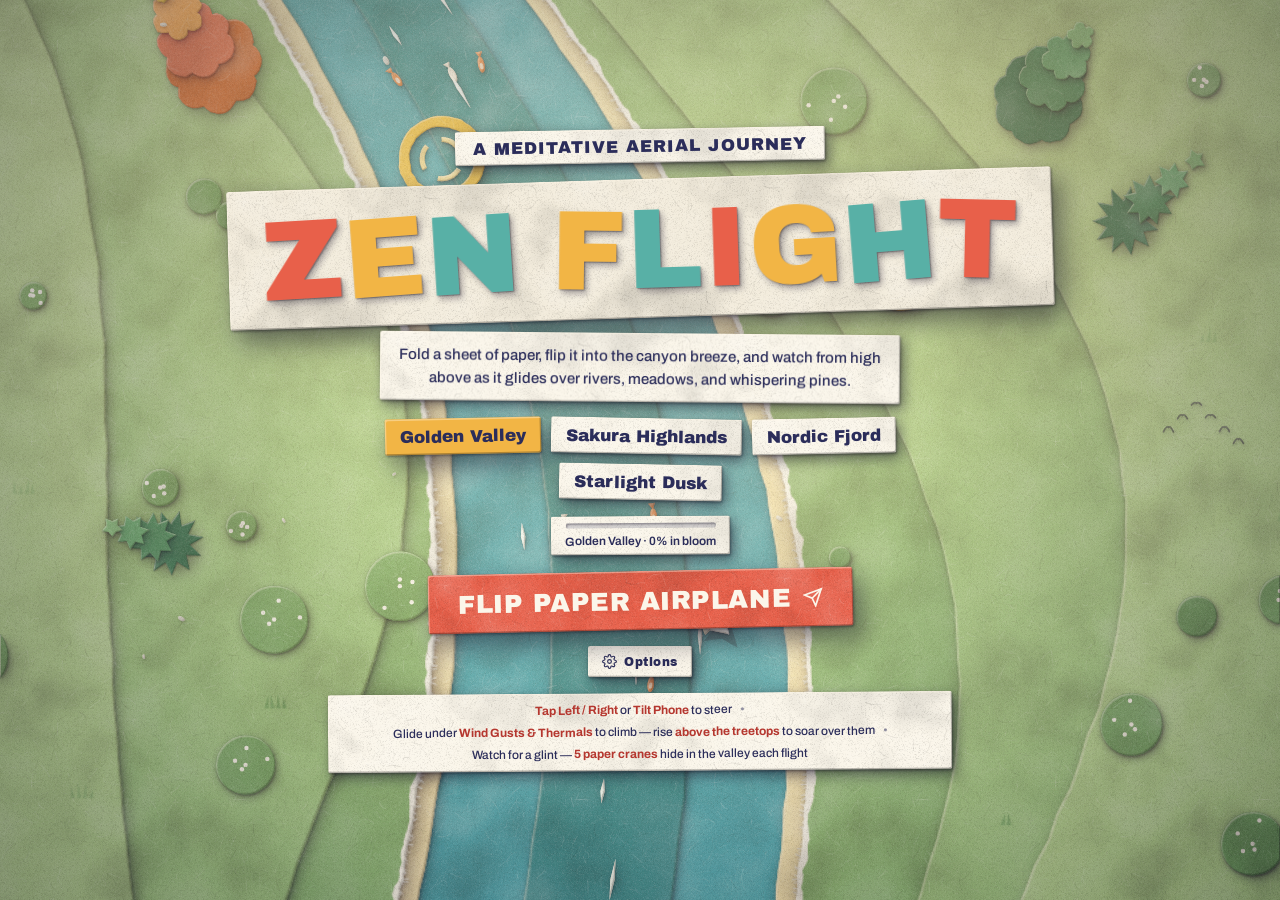
<file: zenflight/index.html>
<!DOCTYPE html>
<html lang="en">
<head>
  <meta charset="UTF-8" />
  <meta name="viewport" content="width=device-width, initial-scale=1.0, maximum-scale=1.0, user-scalable=no, viewport-fit=cover" />
  <meta name="apple-mobile-web-app-capable" content="yes" />
  <meta name="apple-mobile-web-app-status-bar-style" content="black-translucent" />
  <meta name="theme-color" content="#2b2d5a" />
  <meta name="apple-mobile-web-app-title" content="Zen Flight" />
  <link rel="icon" type="image/png" sizes="32x32" href="favicon-32.png?v=1" />
  <link rel="icon" type="image/png" sizes="192x192" href="icon-192.png?v=1" />
  <link rel="apple-touch-icon" sizes="180x180" href="apple-touch-icon.png?v=1" />
  <link rel="manifest" href="manifest.webmanifest" />
  <title>Zen Flight — A Peaceful Paper Airplane Journey</title>
  <link rel="preconnect" href="https://fonts.googleapis.com">
  <link rel="preconnect" href="https://fonts.gstatic.com" crossorigin>
  <link href="https://fonts.googleapis.com/css2?family=Archivo+Black&family=Archivo:wght@400;500;600&display=block" rel="stylesheet">
  <link rel="stylesheet" href="styles.css?v=paper6" />
</head>
<body>
  <div id="game-container">
    <canvas id="game-canvas"></canvas>

    <!-- Subtle Vignette & Sun Flare Overlay -->
    <div id="atmosphere-overlay"></div>

    <!-- Gentle in-world messages -->
    <div id="whisper" class="whisper" aria-live="polite"></div>

    <!-- Top HUD -->
    <header id="hud-top" class="hud-hidden">
      <div class="hud-stats">
        <div class="stat-pill">
          <span class="stat-label">DISTANCE</span>
          <span id="stat-distance" class="stat-value">0 m</span>
        </div>
        <div class="stat-pill">
          <span id="stat-altitude-label" class="stat-label">ALTITUDE</span>
          <span id="stat-altitude" class="stat-value">42 m</span>
        </div>
        <div class="stat-pill">
          <span class="stat-label">WIND RINGS</span>
          <span id="stat-thermals" class="stat-value">0</span>
        </div>
      </div>
    </header>

    <!-- Interactive Breeze Touch Zones Indicator (fades out after first few turns) -->
    <div id="breeze-hints" class="hud-hidden">
      <div class="breeze-zone left-zone" id="hint-left">
        <div class="breeze-icon">
          <svg width="28" height="28" viewBox="0 0 24 24" fill="none" stroke="currentColor" stroke-width="1.5">
            <path d="M9.59 4.59A2 2 0 1 1 11 8H2m10.59 11.41A2 2 0 1 0 14 16H2m15.73-8.27A2.5 2.5 0 1 1 19.5 12H2"/>
          </svg>
        </div>
        <span>Tap or Tilt Left<br><small>Steer Left</small></span>
      </div>
      <div class="breeze-zone right-zone" id="hint-right">
        <div class="breeze-icon">
          <svg width="28" height="28" viewBox="0 0 24 24" fill="none" stroke="currentColor" stroke-width="1.5" style="transform: scaleX(-1);">
            <path d="M9.59 4.59A2 2 0 1 1 11 8H2m10.59 11.41A2 2 0 1 0 14 16H2m15.73-8.27A2.5 2.5 0 1 1 19.5 12H2"/>
          </svg>
        </div>
        <span>Tap or Tilt Right<br><small>Steer Right</small></span>
      </div>
    </div>

    <!-- Title / Launch Screen -->
    <section id="title-screen" class="overlay-screen active">
      <div class="title-card">
        <span class="subtitle-eyebrow">A MEDITATIVE AERIAL JOURNEY</span>
        <h1 class="main-title">Zen Flight</h1>
        <p class="title-description">
          Fold a sheet of paper, flip it into the canyon breeze, and watch from high above as it glides over rivers, meadows, and whispering pines.
        </p>

        <div class="biome-selector">
          <button class="biome-chip active" data-biome="0">Golden Valley</button>
          <button class="biome-chip" data-biome="1">Sakura Highlands</button>
          <button class="biome-chip" data-biome="2">Nordic Fjord</button>
          <button class="biome-chip" data-biome="3">Starlight Dusk</button>
        </div>

        <div class="bloom-mini">
          <div class="bloom-bar small"><div id="bloom-mini-fill" class="bloom-fill"></div></div>
          <span id="bloom-mini-text"></span>
        </div>

        <button id="btn-launch" class="primary-btn">
          <span>Flip Paper Airplane</span>
          <svg width="20" height="20" viewBox="0 0 24 24" fill="none" stroke="currentColor" stroke-width="2">
            <line x1="22" y1="2" x2="11" y2="13"/>
            <polygon points="22 2 15 22 11 13 2 9 22 2"/>
          </svg>
        </button>

        <details class="options-menu" id="options-menu">
          <summary>
            <svg width="15" height="15" viewBox="0 0 24 24" fill="none" stroke="currentColor" stroke-width="1.8" aria-hidden="true">
              <circle cx="12" cy="12" r="3"/>
              <path d="M19.4 15a1.65 1.65 0 0 0 .33 1.82l.06.06a2 2 0 1 1-2.83 2.83l-.06-.06a1.65 1.65 0 0 0-1.82-.33 1.65 1.65 0 0 0-1 1.51V21a2 2 0 1 1-4 0v-.09A1.65 1.65 0 0 0 9 19.4a1.65 1.65 0 0 0-1.82.33l-.06.06a2 2 0 1 1-2.83-2.83l.06-.06a1.65 1.65 0 0 0 .33-1.82 1.65 1.65 0 0 0-1.51-1H3a2 2 0 1 1 0-4h.09A1.65 1.65 0 0 0 4.6 9a1.65 1.65 0 0 0-.33-1.82l-.06-.06a2 2 0 1 1 2.83-2.83l.06.06a1.65 1.65 0 0 0 1.82.33H9a1.65 1.65 0 0 0 1-1.51V3a2 2 0 1 1 4 0v.09a1.65 1.65 0 0 0 1 1.51 1.65 1.65 0 0 0 1.82-.33l.06-.06a2 2 0 1 1 2.83 2.83l-.06.06a1.65 1.65 0 0 0-.33 1.82V9a1.65 1.65 0 0 0 1.51 1H21a2 2 0 1 1 0 4h-.09a1.65 1.65 0 0 0-1.51 1z"/>
            </svg>
            <span>Options</span>
          </summary>
          <div class="options-list">
            <button id="btn-zen" class="option-row" role="switch" aria-checked="false">
              <span class="option-text"><strong>Zen Mode</strong><small>Drift freely — no crashes</small></span>
              <span class="switch" aria-hidden="true"></span>
            </button>
            <button id="btn-tilt" class="option-row" role="switch" aria-checked="true">
              <span class="option-text"><strong>Tilt Steering</strong><small>Tilt your phone to steer</small></span>
              <span class="switch" aria-hidden="true"></span>
            </button>
            <button id="btn-weather" class="option-row" role="switch" aria-checked="true">
              <span class="option-text"><strong>Changing Weather</strong><small>Clouds, rain, snow &amp; fog roll through</small></span>
              <span class="switch" aria-hidden="true"></span>
            </button>
            <button id="btn-audio" class="option-row" role="switch" aria-checked="true">
              <span class="option-text"><strong>Sound</strong><small>Ambient soundscape &amp; chimes</small></span>
              <span class="switch" aria-hidden="true"></span>
            </button>
          </div>
        </details>

        <div class="controls-footnote">
          <span><strong>Tap Left / Right</strong> or <strong>Tilt Phone</strong> to steer</span>
          <span class="dot">•</span>
          <span>Glide under <strong>Wind Gusts &amp; Thermals</strong> to climb — rise <strong>above the treetops</strong> to soar over them</span>
          <span class="dot">•</span>
          <span>Watch for a glint — <strong>5 paper cranes</strong> hide in the valley each flight</span>
        </div>
      </div>
    </section>

    <!-- Soft Landing / Rest Screen -->
    <section id="landing-screen" class="overlay-screen">
      <div class="title-card compact">
        <span id="landing-reason" class="subtitle-eyebrow">GENTLE LANDING IN THE MEADOW</span>
        <h2 class="secondary-title">Flight Complete</h2>
        <div id="new-record-badge" class="new-record-badge hidden">
          <svg width="15" height="15" viewBox="0 0 24 24" fill="currentColor" stroke="none">
            <polygon points="12 2 15.09 8.26 22 9.27 17 14.14 18.18 21.02 12 17.77 5.82 21.02 7 14.14 2 9.27 8.91 8.26 12 2"/>
          </svg>
          <span>New Longest Glide Record!</span>
        </div>
        
        <div class="summary-grid">
          <div class="summary-item">
            <span class="summary-num" id="final-distance">0 m</span>
            <span class="summary-lbl">Distance Flown</span>
          </div>
          <div class="summary-item">
            <span class="summary-num" id="final-thermals">0</span>
            <span class="summary-lbl">Gusts &amp; Thermals</span>
          </div>
          <div class="summary-item" id="best-summary-item">
            <span class="summary-num" id="final-best">0 m</span>
            <span class="summary-lbl">Longest Glide</span>
          </div>
        </div>

        <div class="crane-panel">
          <div class="crane-row" id="crane-row" aria-hidden="true"></div>
          <span class="crane-note" id="crane-note"></span>
        </div>

        <div class="bloom-panel">
          <div class="bloom-head"><span id="bloom-title">Valley in bloom</span><span id="bloom-pct">0%</span></div>
          <div class="bloom-bar"><div id="bloom-fill" class="bloom-fill"></div></div>
          <div class="bloom-foot" id="bloom-note"></div>
        </div>

        <div class="action-row">
          <button id="btn-relaunch" class="primary-btn">
            <span>Flip Another Plane</span>
            <svg width="18" height="18" viewBox="0 0 24 24" fill="none" stroke="currentColor" stroke-width="2">
              <line x1="22" y1="2" x2="11" y2="13"/>
              <polygon points="22 2 15 22 11 13 2 9 22 2"/>
            </svg>
          </button>
          <button id="btn-change-env" class="secondary-btn" title="Change the scenery for your next flight">
            <svg width="16" height="16" viewBox="0 0 24 24" fill="none" stroke="currentColor" stroke-width="2" stroke-linecap="round" stroke-linejoin="round">
              <path d="M3 18l6-9 4 6 3-4 5 7z"/><circle cx="17" cy="6" r="2"/>
            </svg>
            <span>Change Environment: <strong id="env-btn-name">Golden Valley</strong></span>
          </button>
        </div>
      </div>
    </section>
  </div>

  <script src="harness.js?v=paper6"></script>
  <script src="sound.js?v=paper6"></script>
  <script src="paperkit.js?v=paper6"></script>
  <script src="game.js?v=paper6"></script>
</body>
</html>
</file>
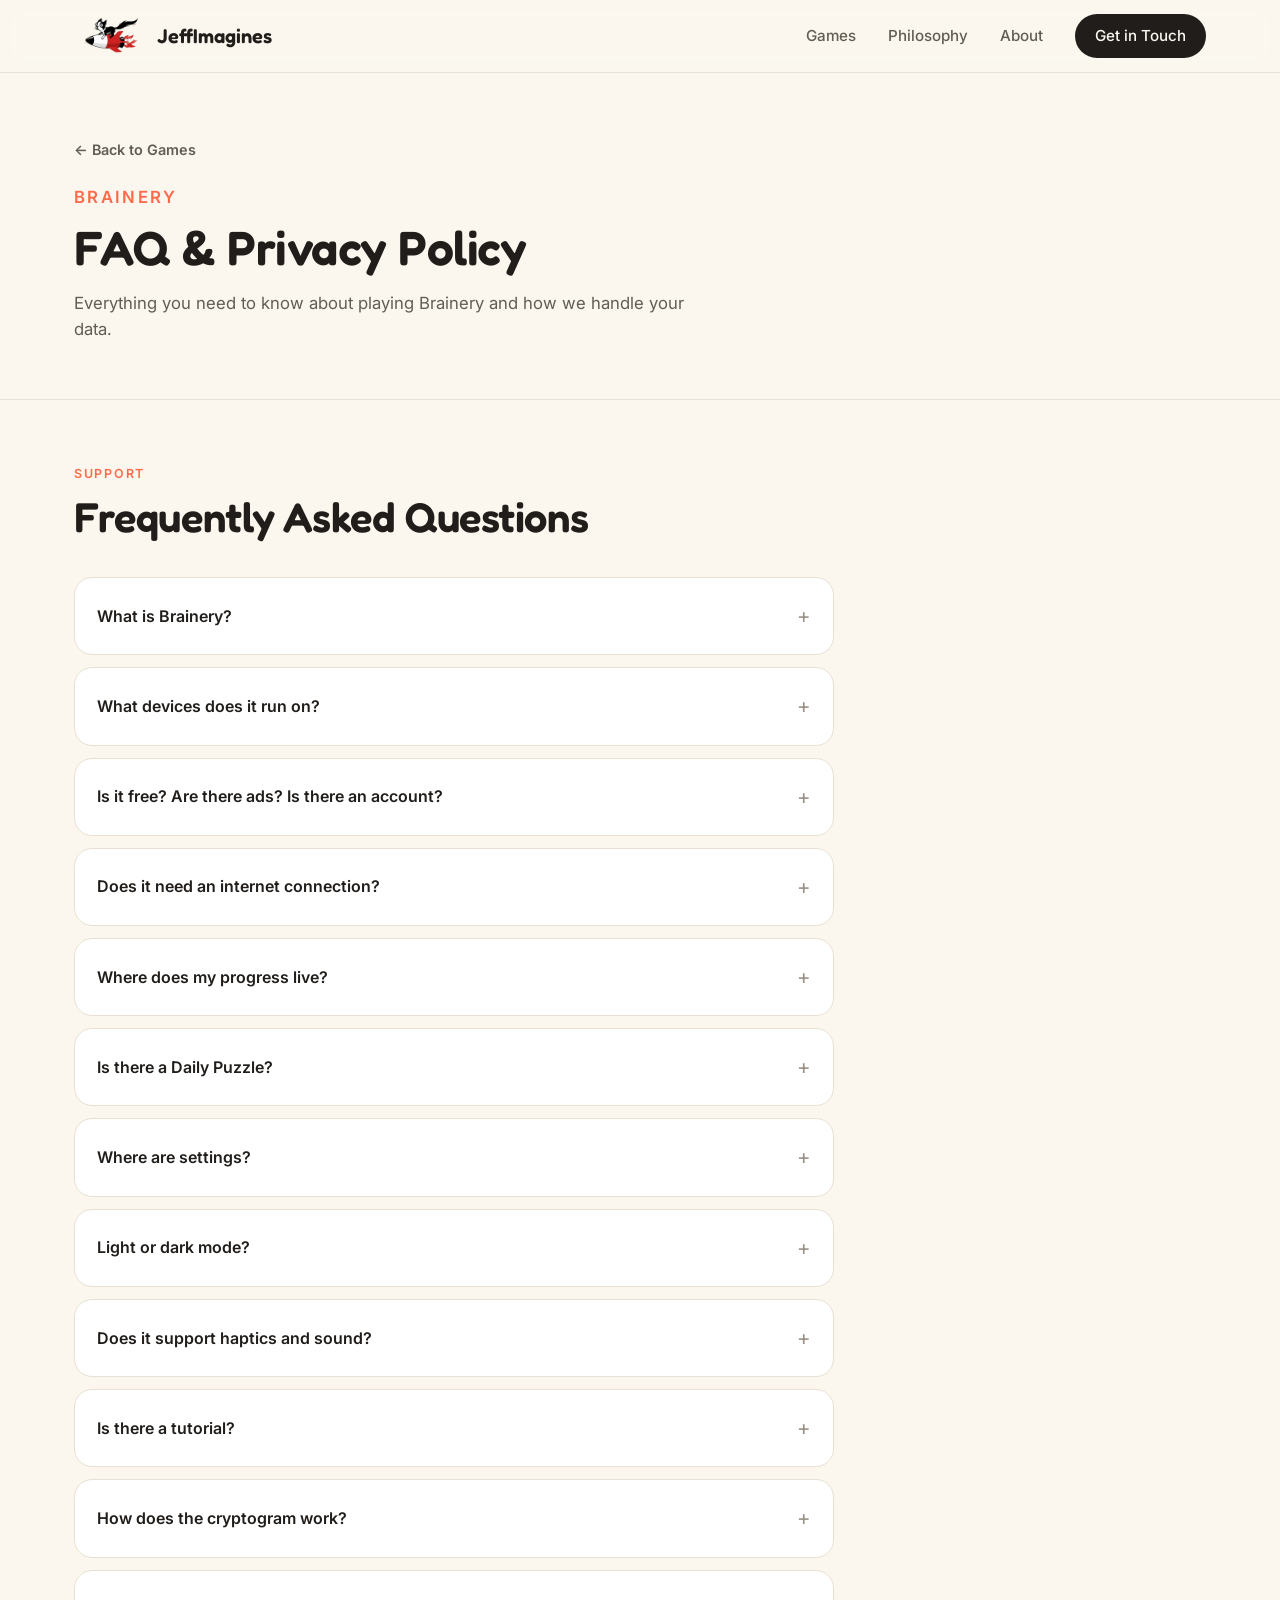
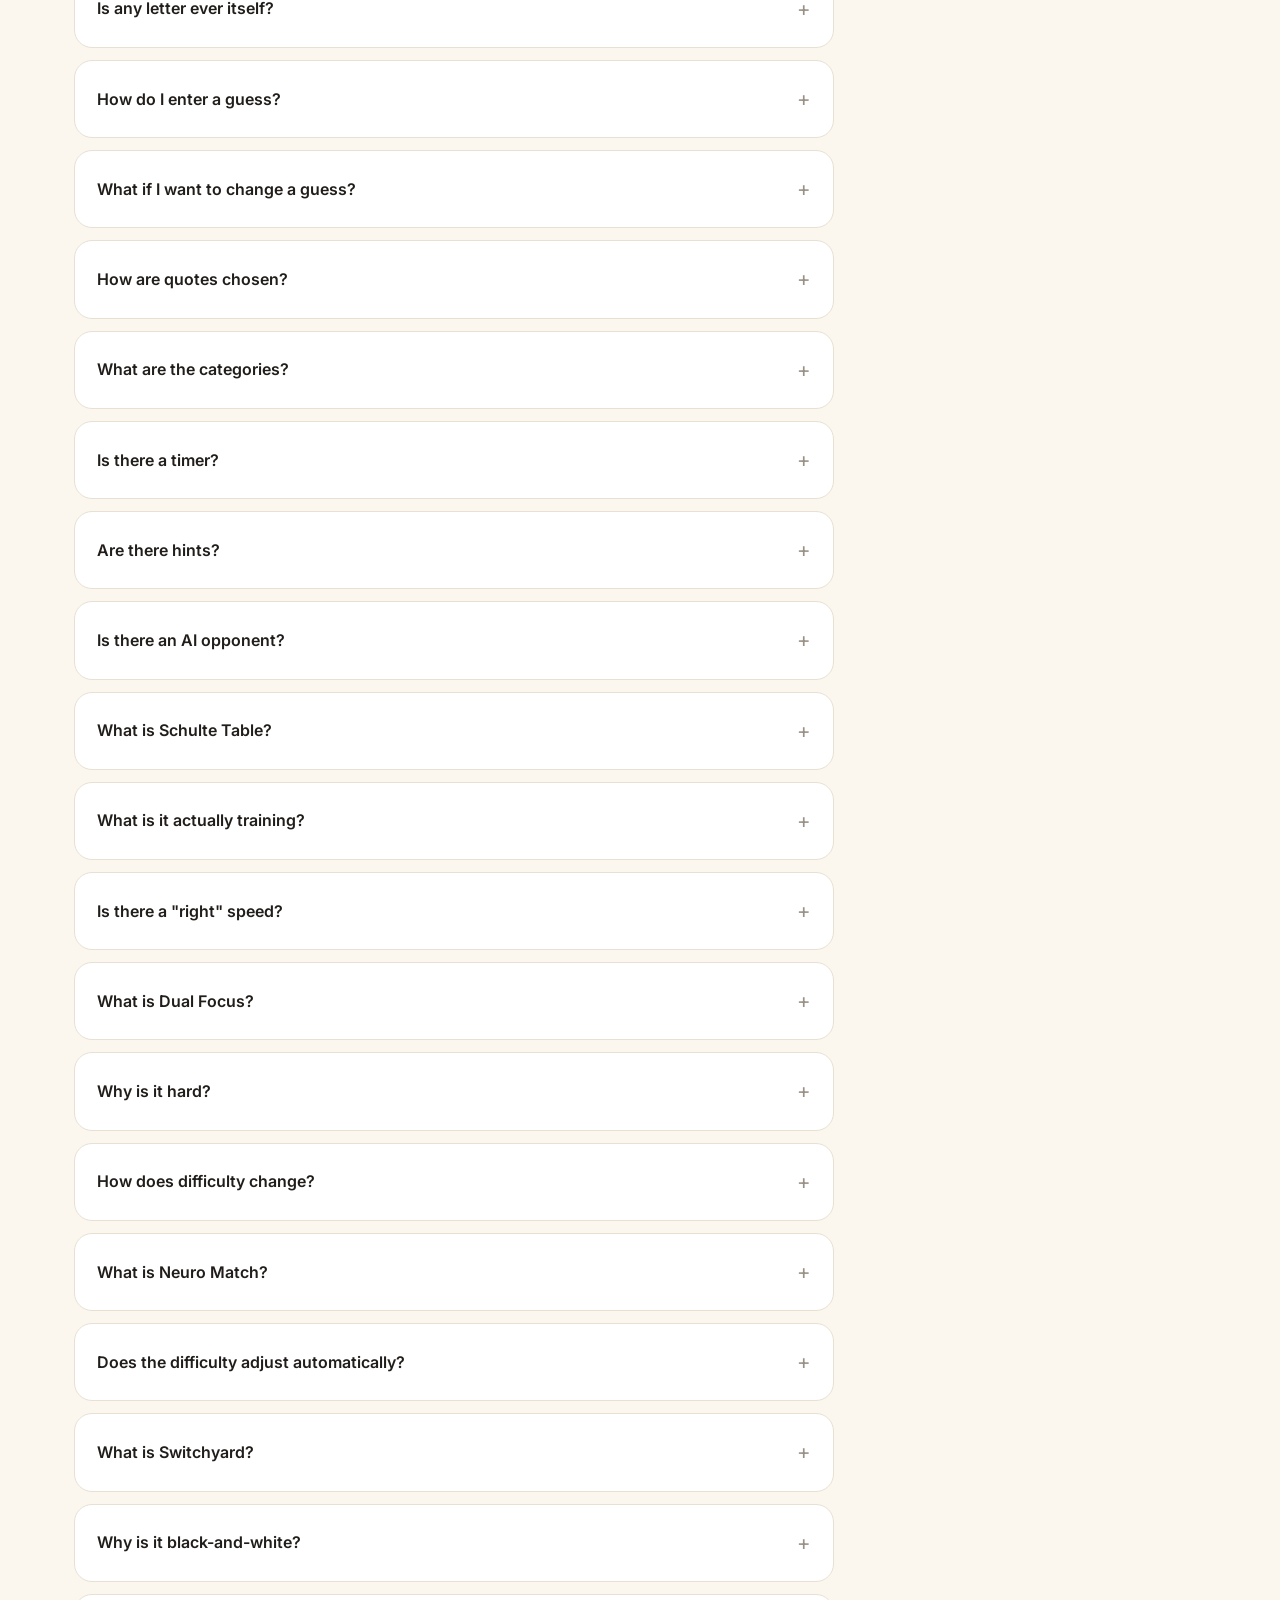
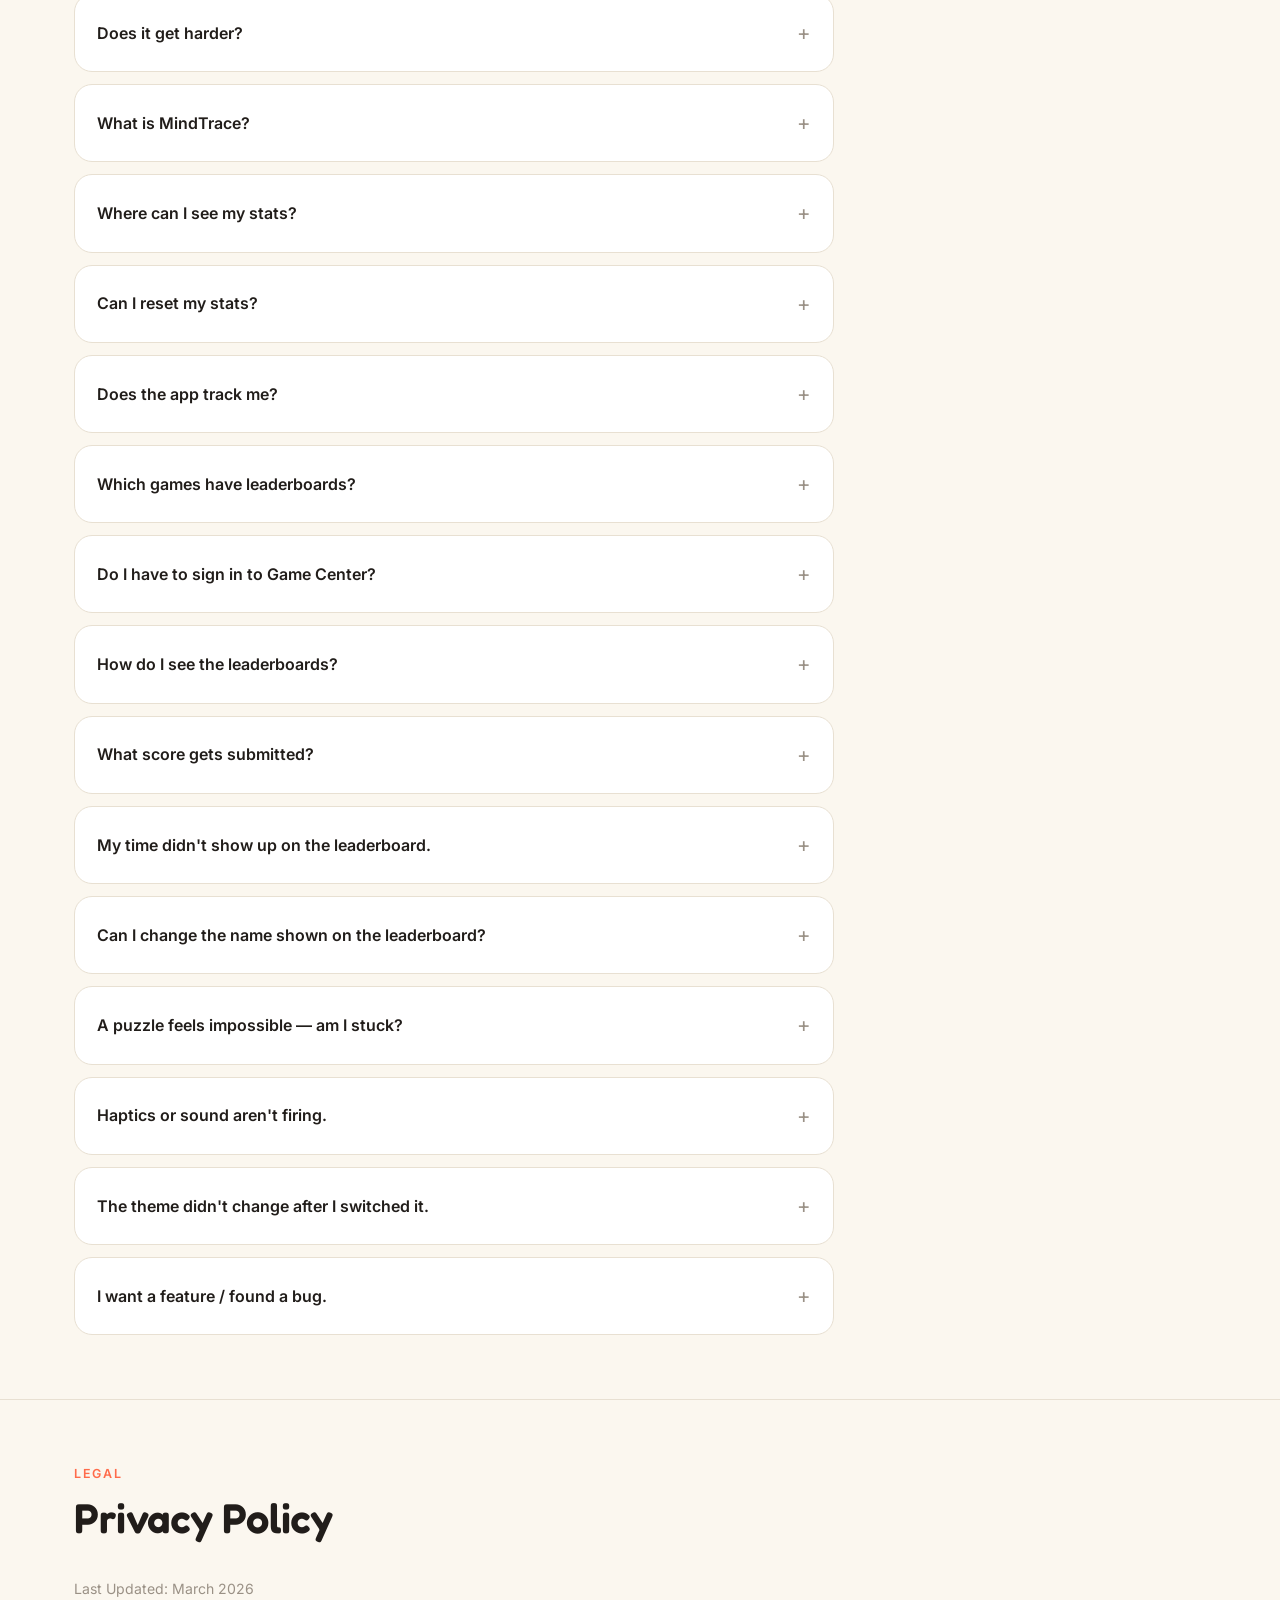
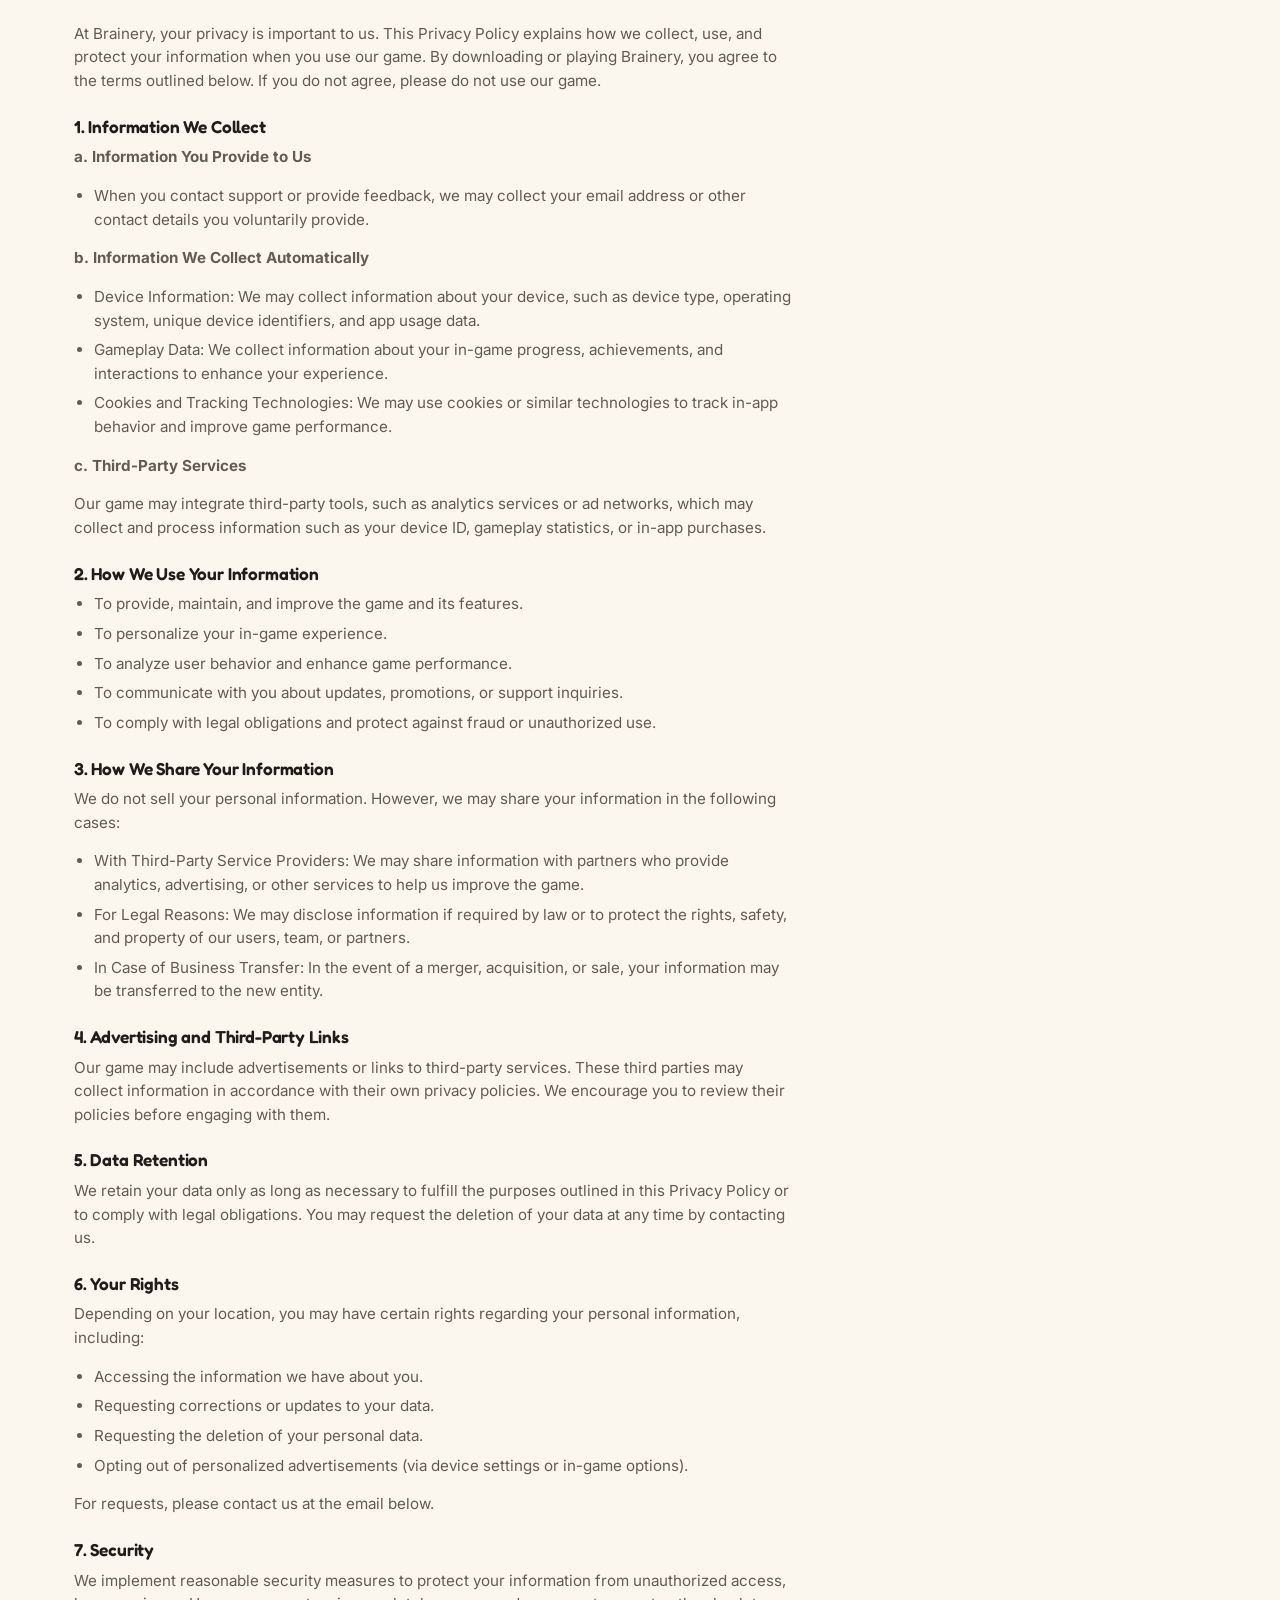
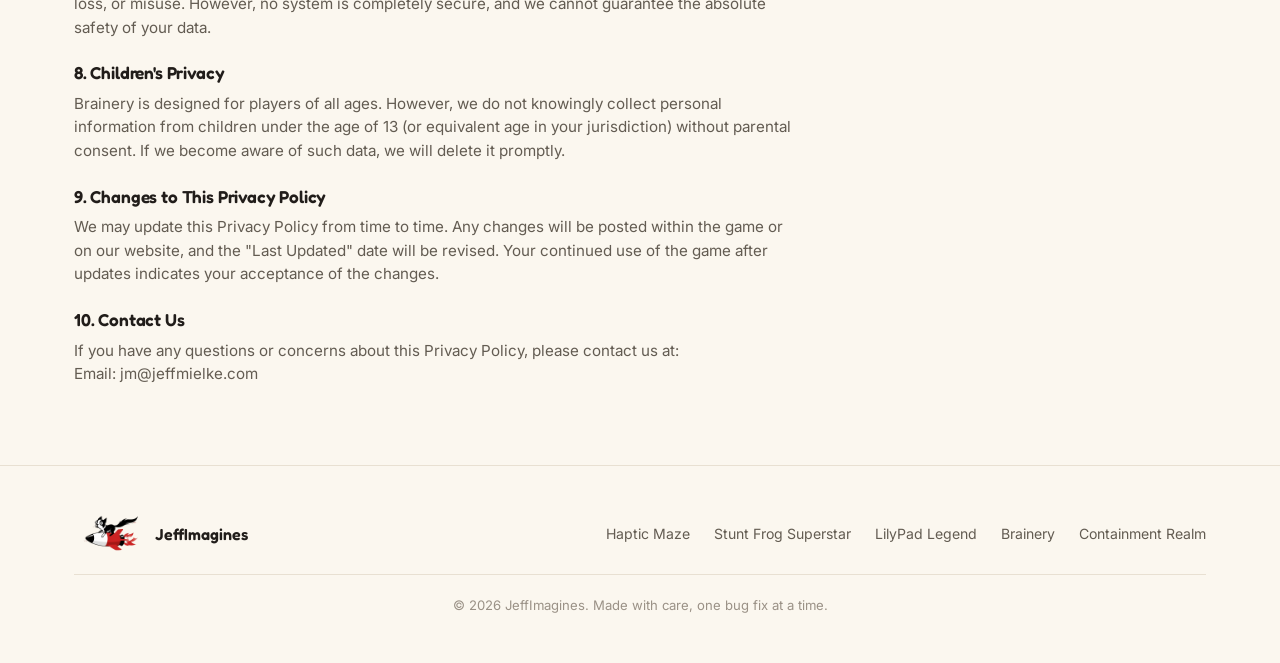
<file: brainery-faqs.html>
<!DOCTYPE html>
<html lang="en">
<head>
<meta charset="UTF-8">
<title>Brainery FAQs | JeffImagines</title>
<meta name="viewport" content="width=device-width, initial-scale=1">
<meta http-equiv="refresh" content="0; url=/games/brainery.html#faq">
<link rel="canonical" href="https://www.jeffimagines.com/games/brainery.html">
<script>location.replace("/games/brainery.html#faq");</script>
</head>
<body>
<p>Redirecting to the <a href="/games/brainery.html#faq">Brainery FAQ page</a>…</p>
</body>
</html>
</file>
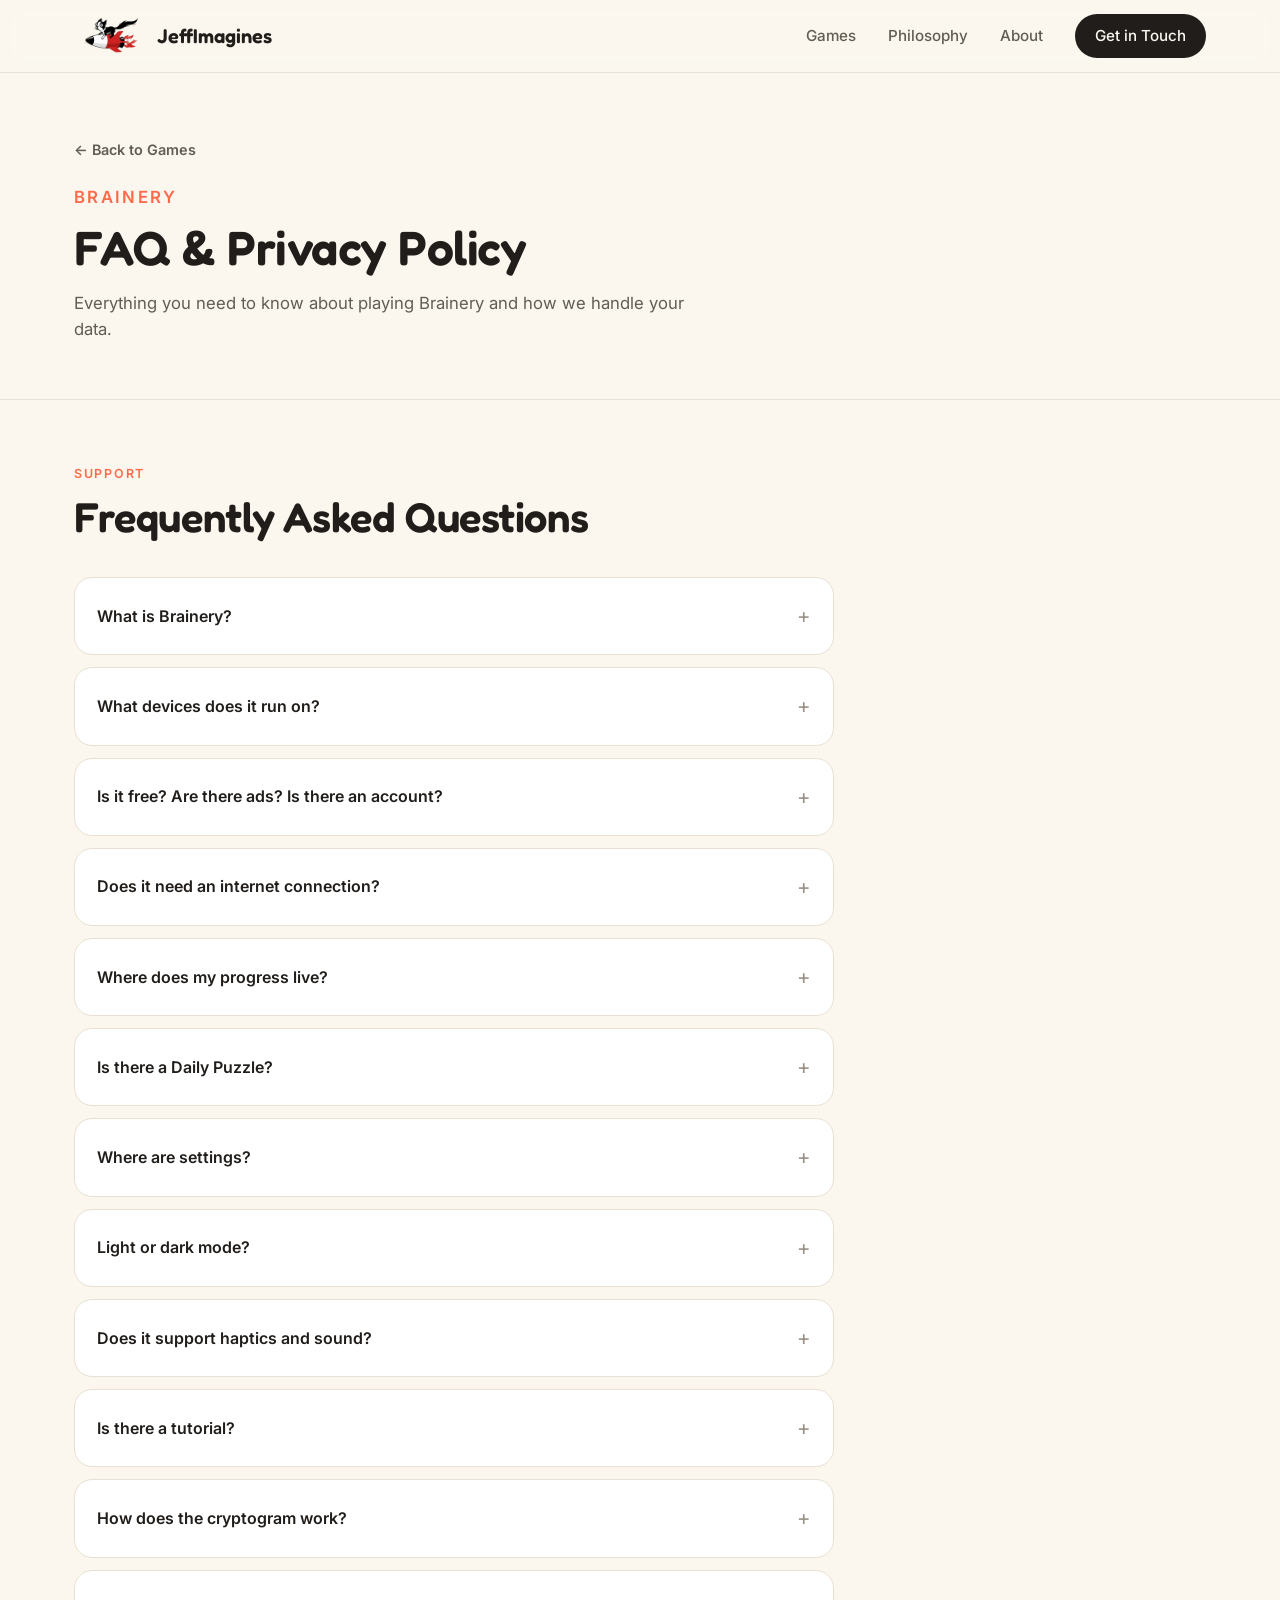
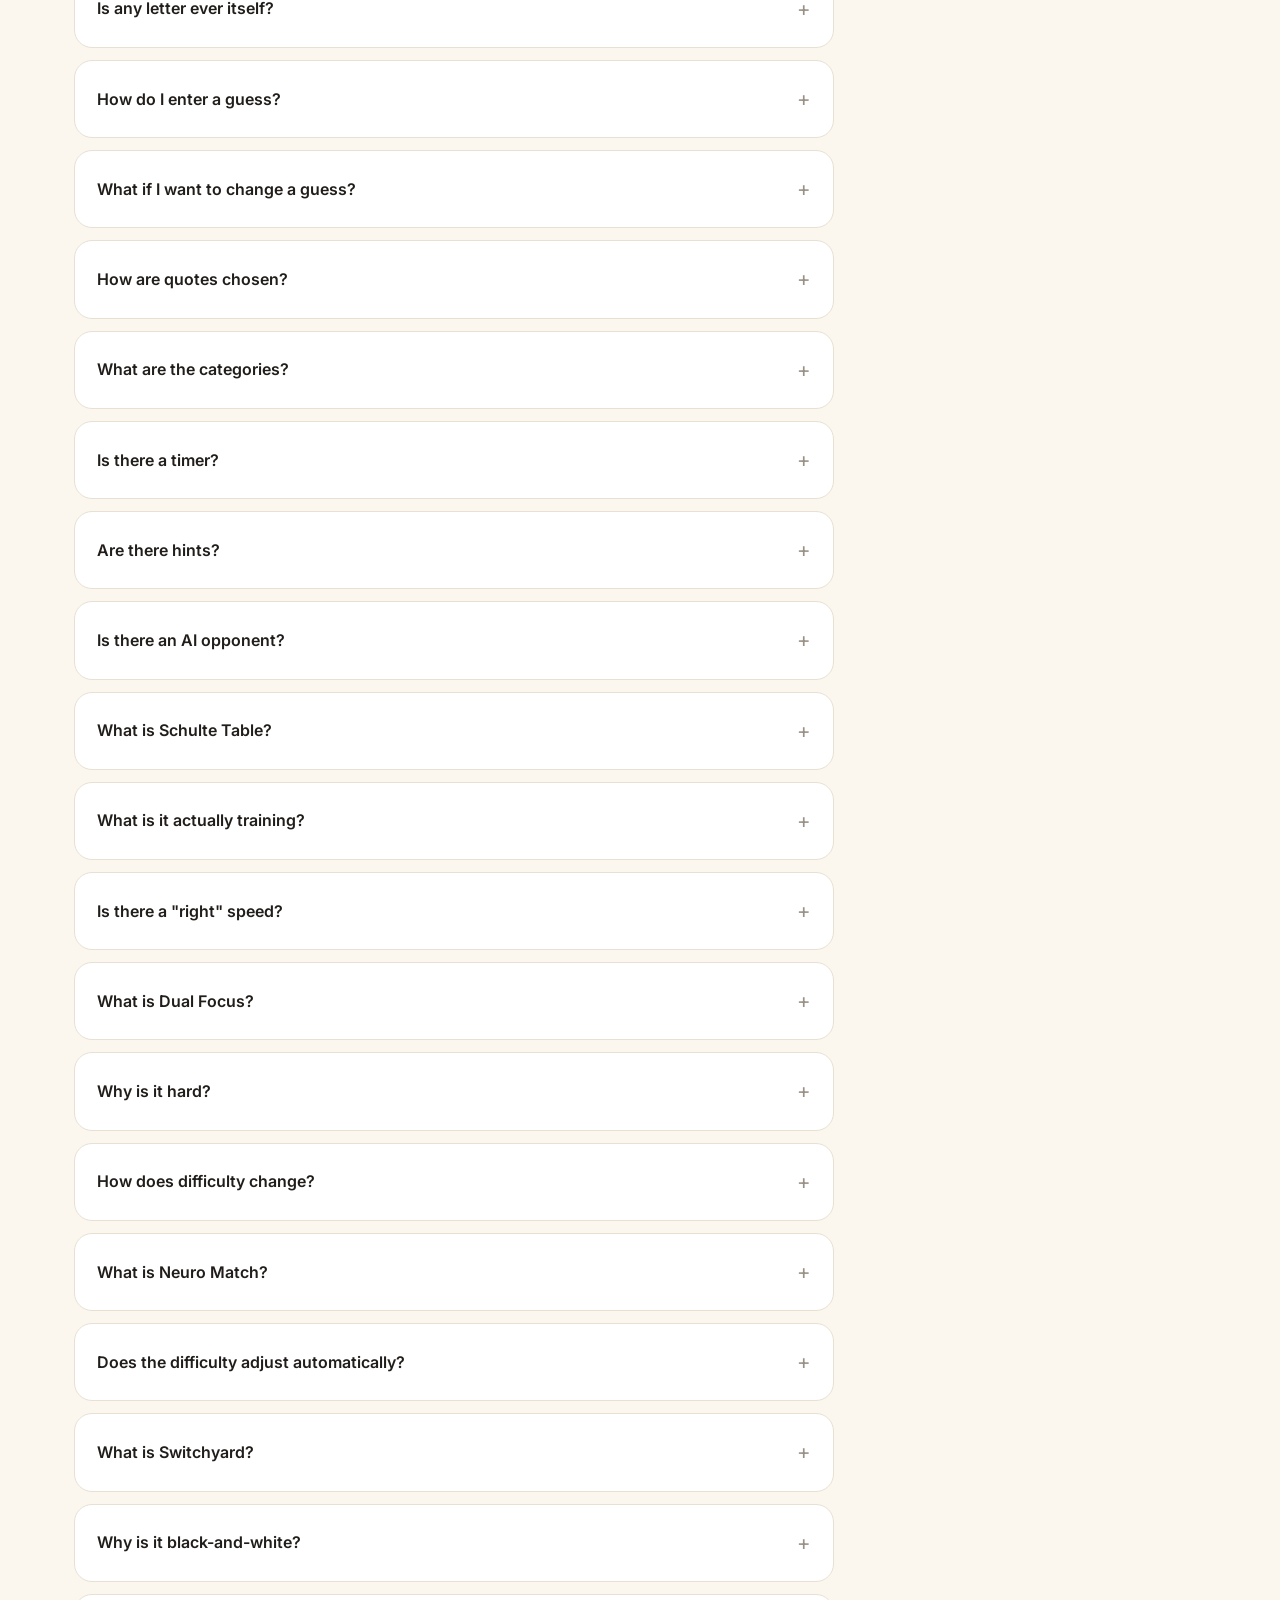
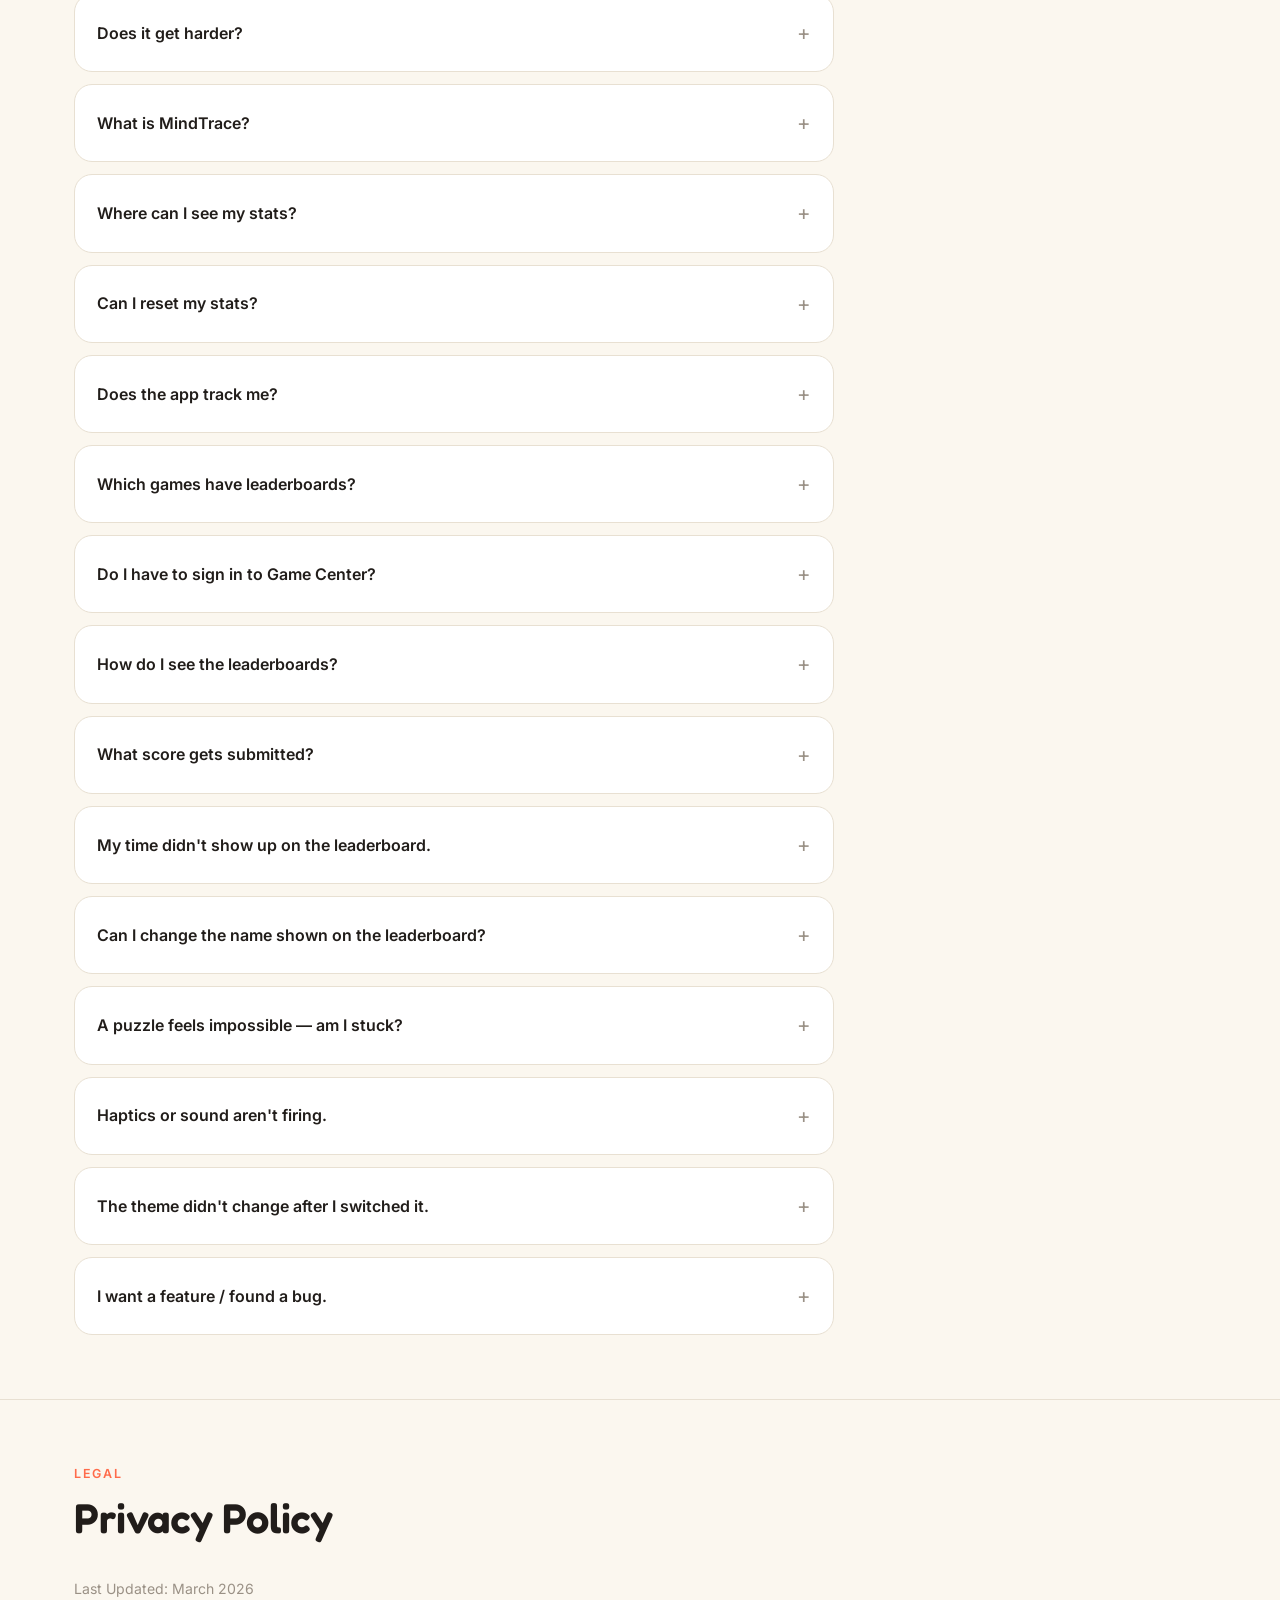
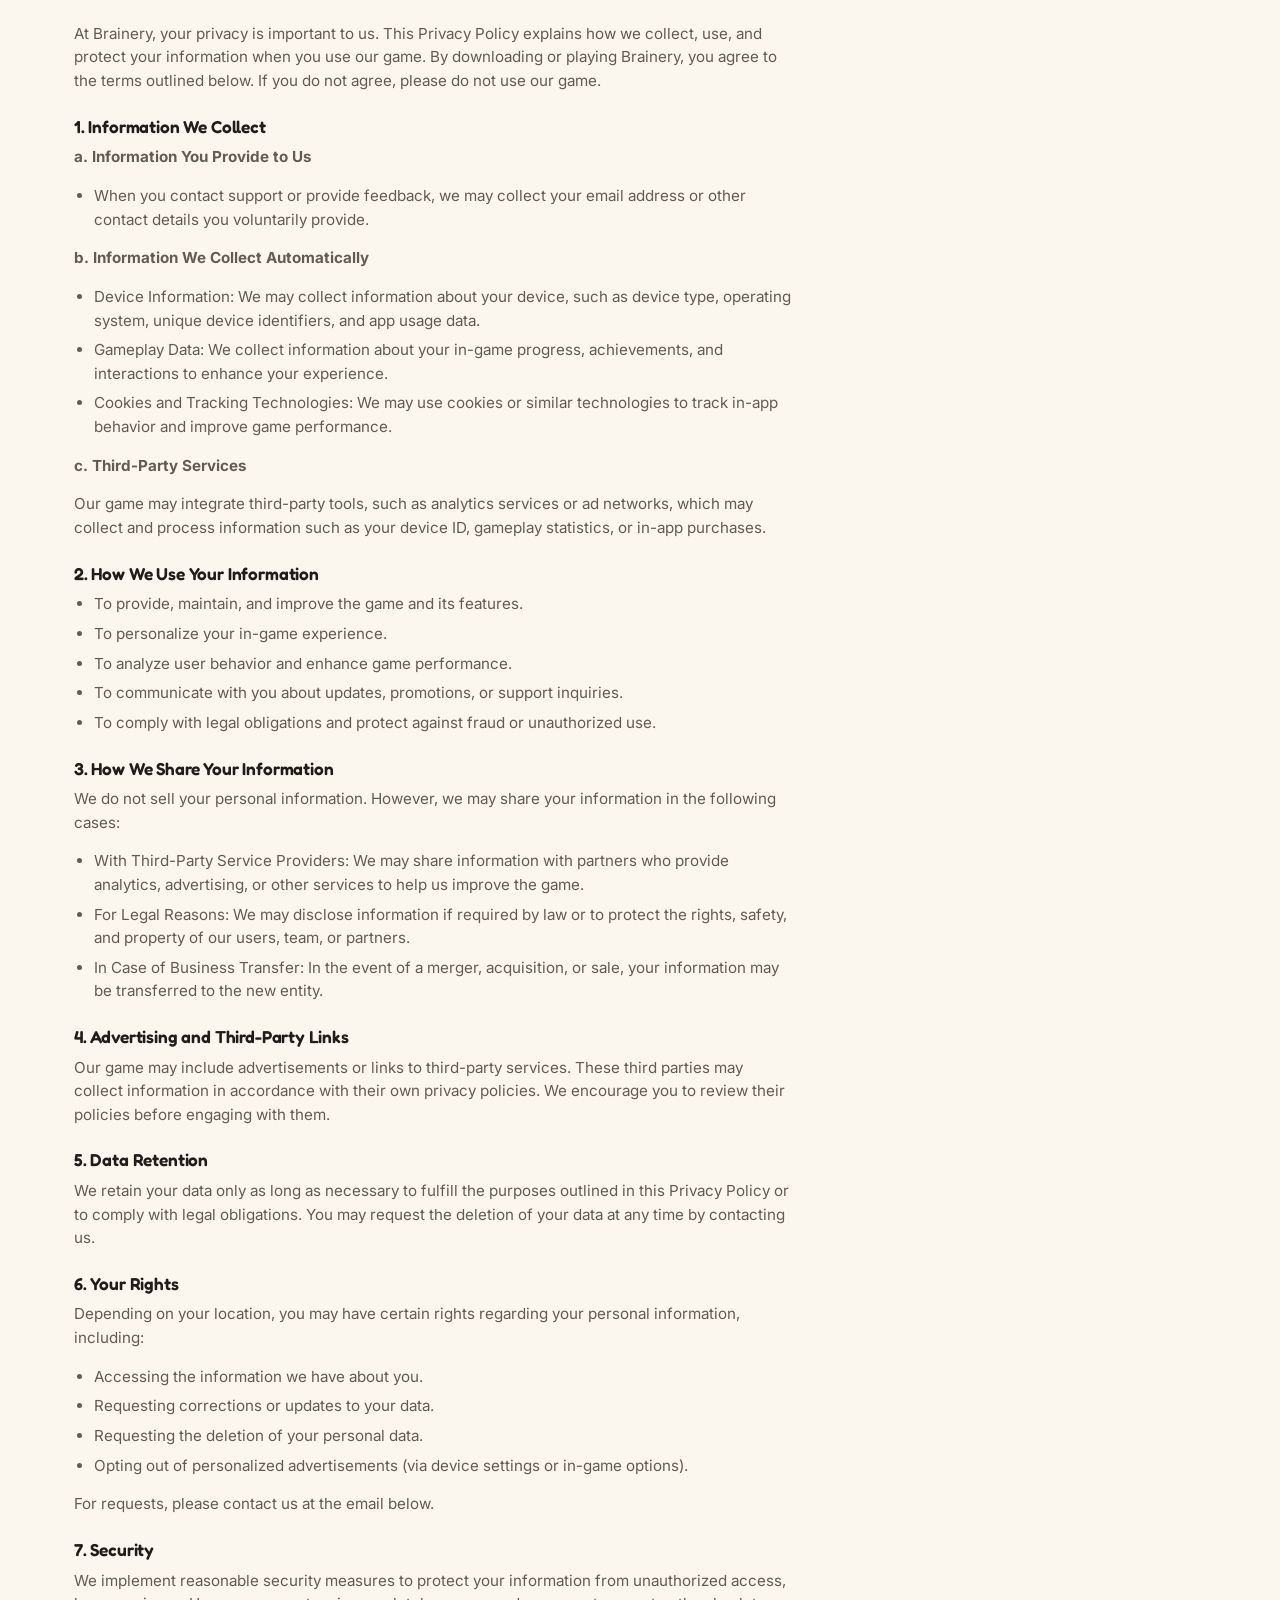
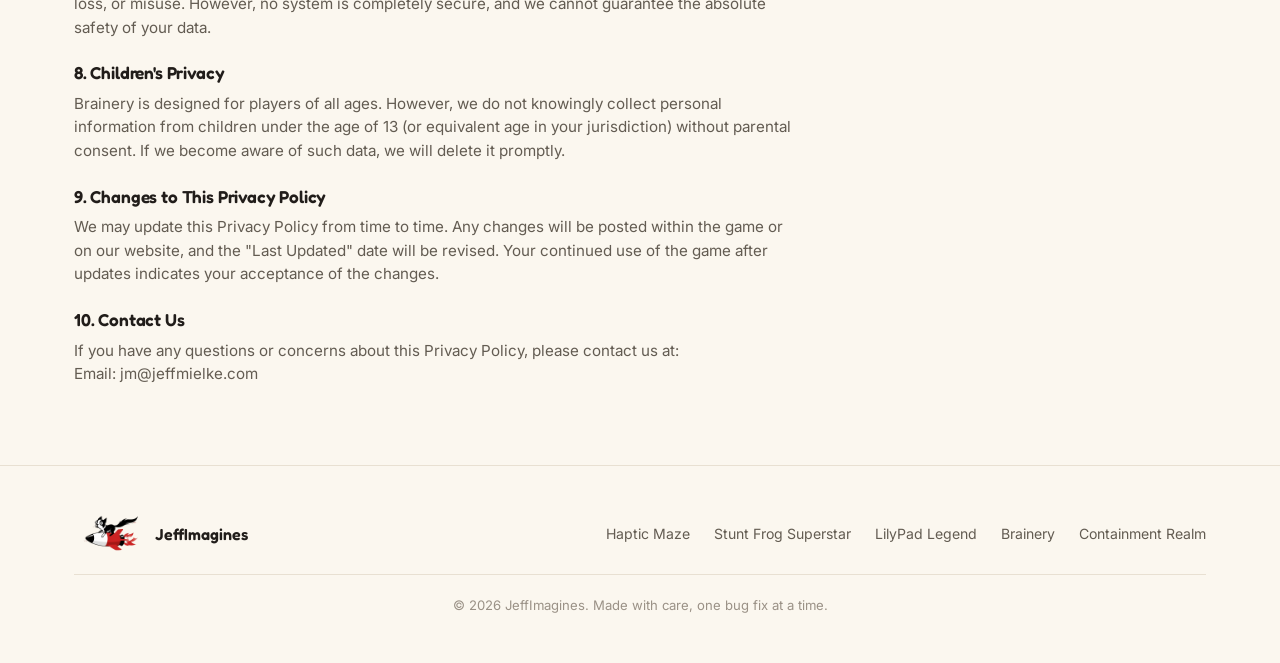
<file: brainery-privacy.html>
<!DOCTYPE html>
<html lang="en">
<head>
<meta charset="UTF-8">
<title>Brainery Privacy Policy | JeffImagines</title>
<meta name="viewport" content="width=device-width, initial-scale=1">
<meta http-equiv="refresh" content="0; url=/games/brainery.html#privacy">
<link rel="canonical" href="https://www.jeffimagines.com/games/brainery.html">
<script>location.replace("/games/brainery.html#privacy");</script>
</head>
<body>
<p>Redirecting to the <a href="/games/brainery.html#privacy">Brainery Privacy Policy</a>…</p>
</body>
</html>
</file>
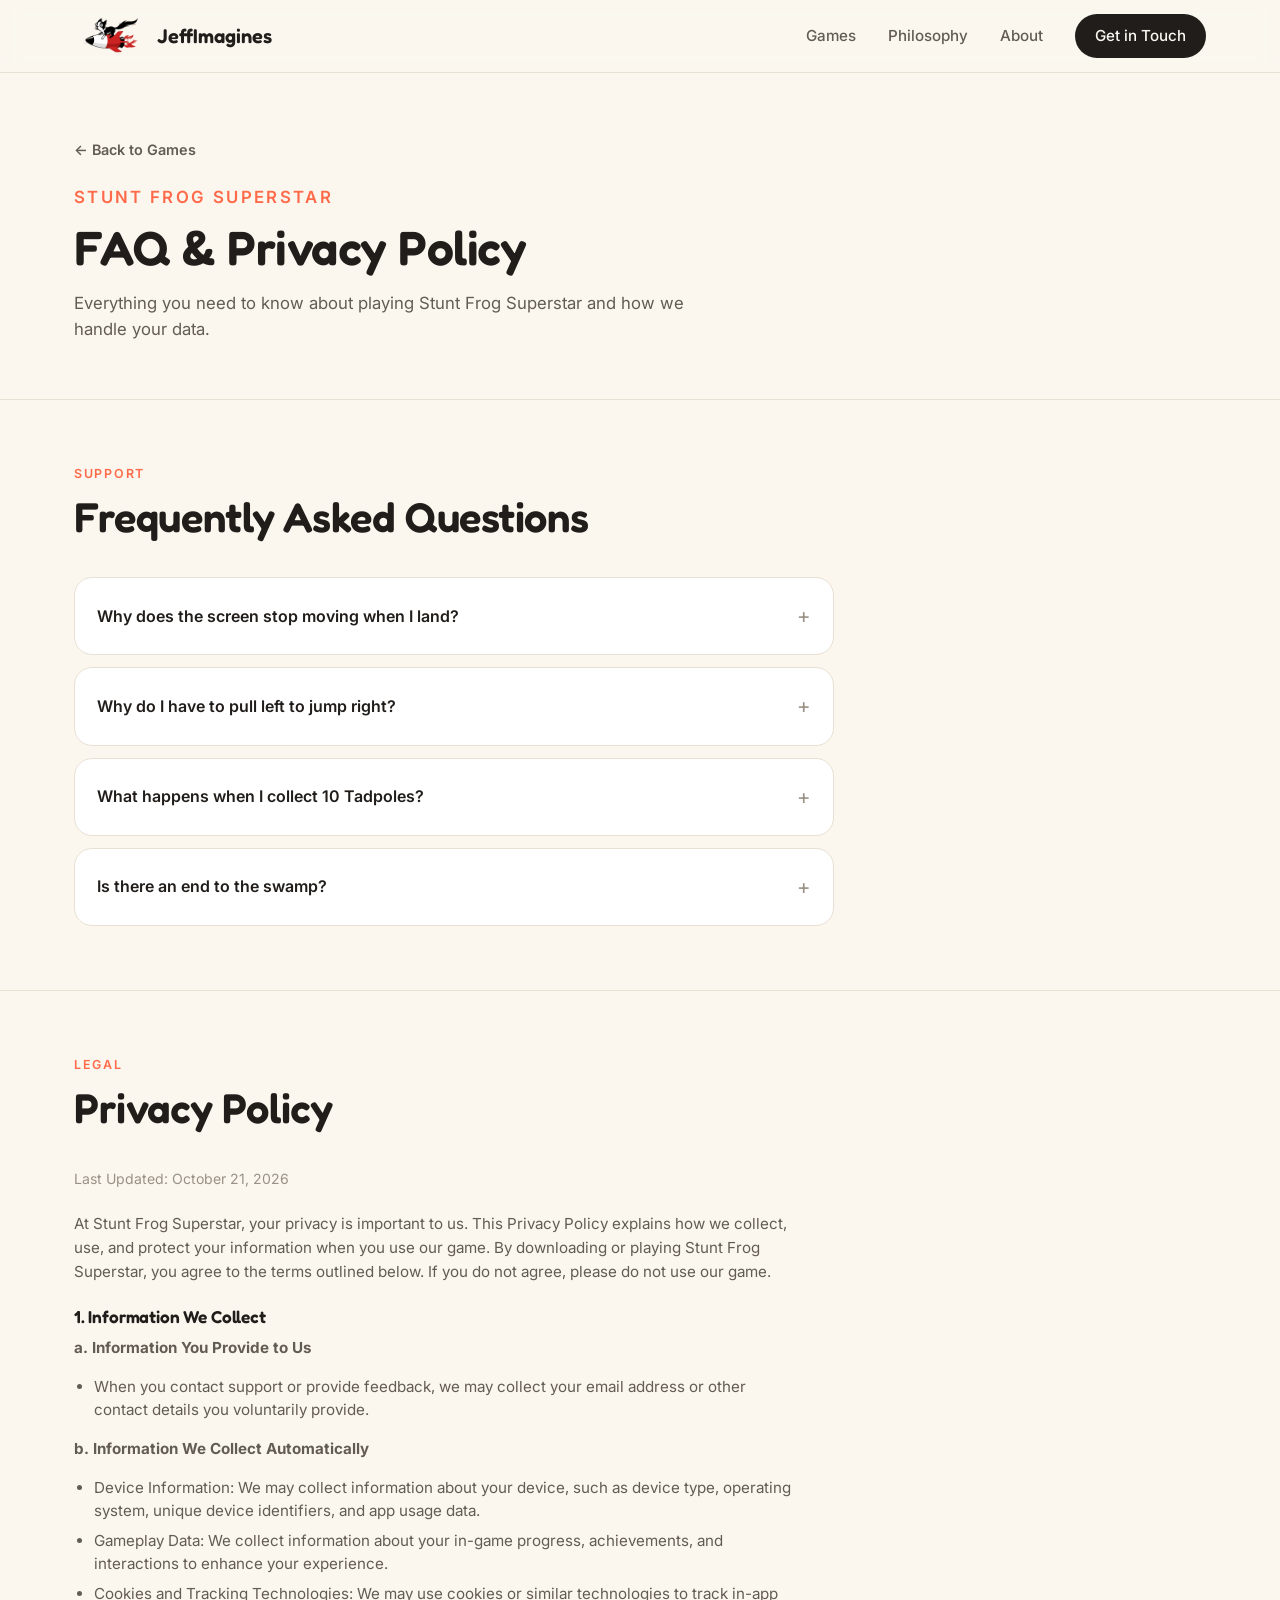
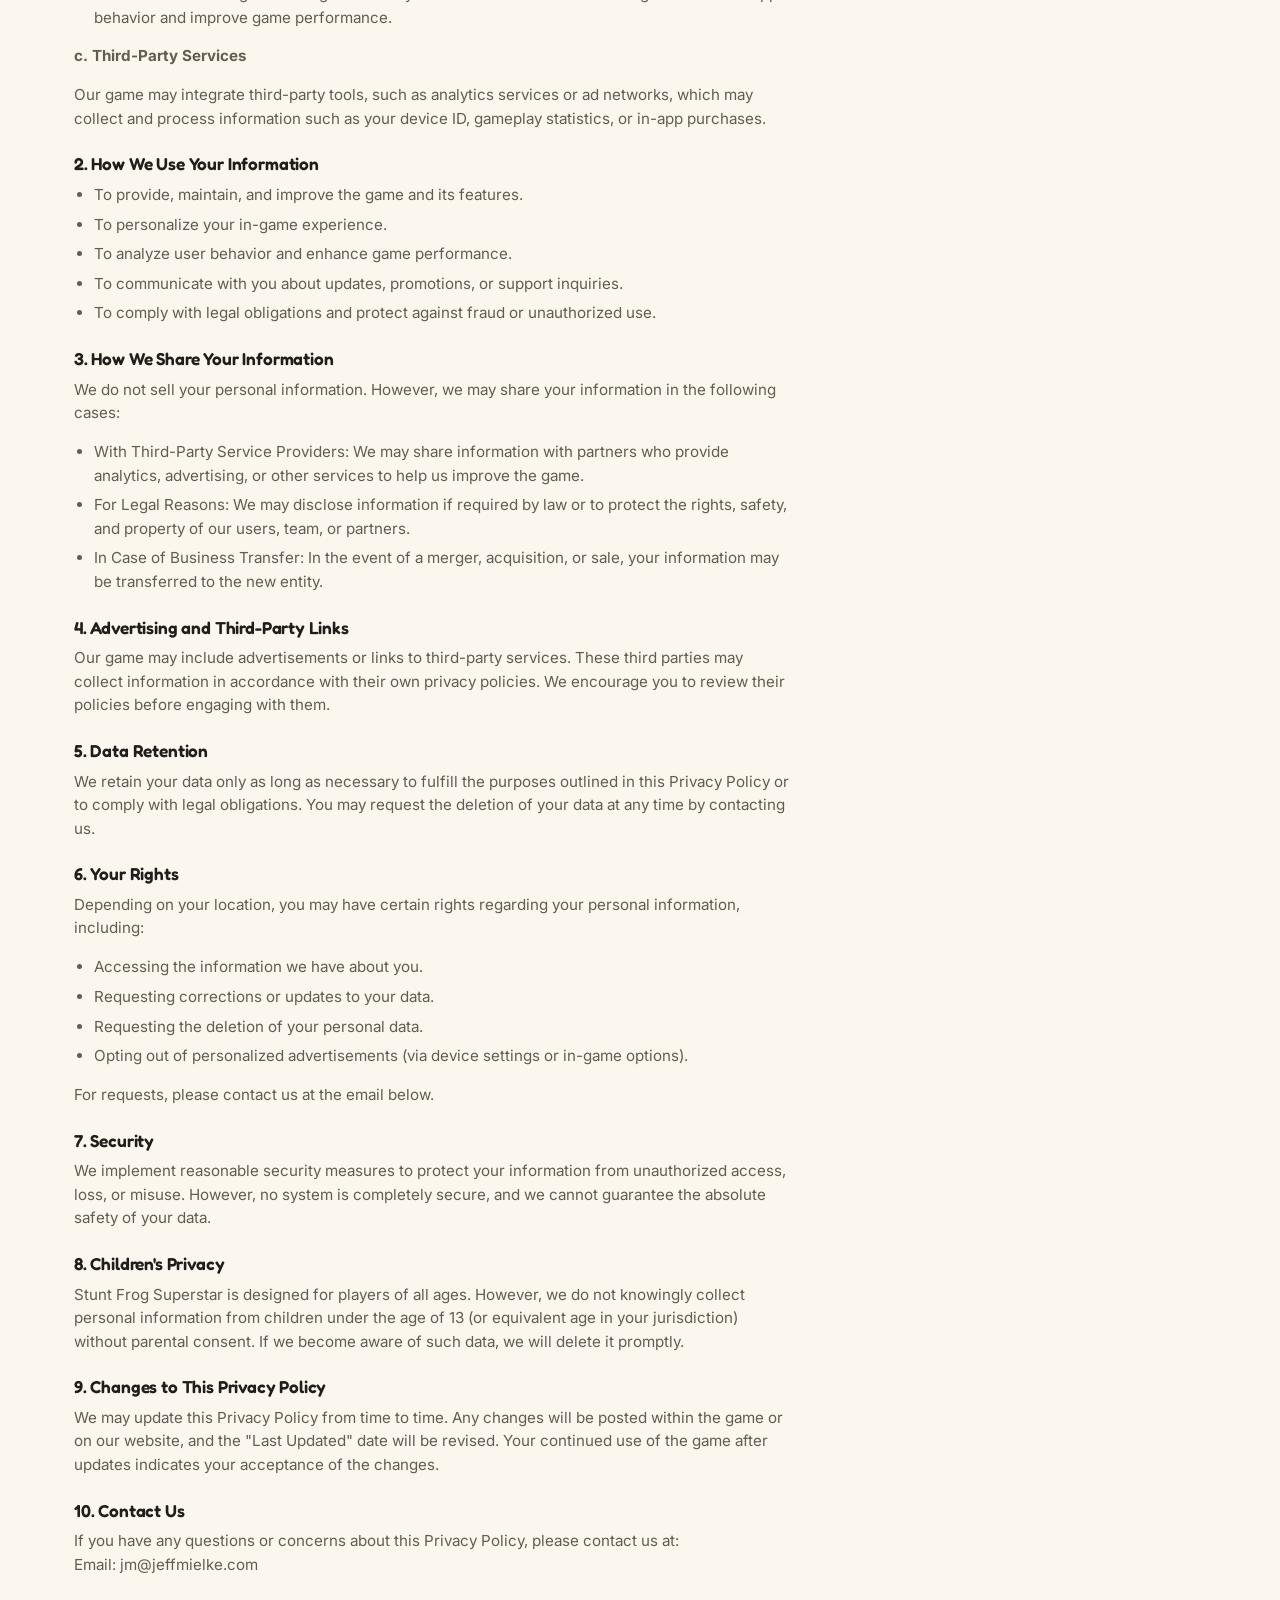
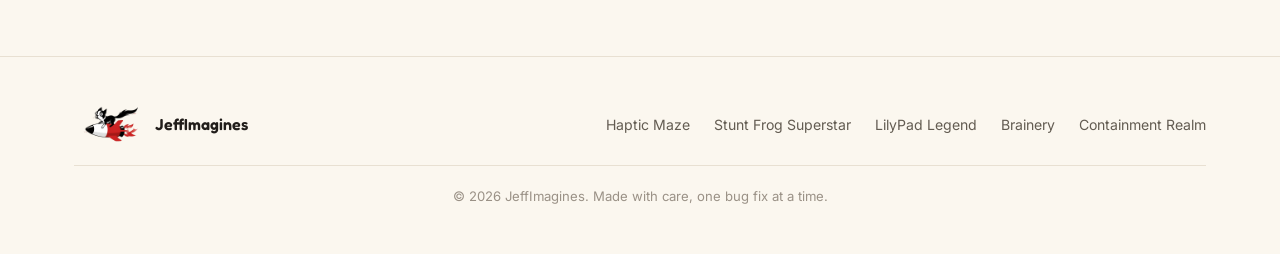
<file: stuntfrog-superstar-privacy.html>
<!DOCTYPE html>
<html lang="en">
<head>
<meta charset="UTF-8">
<title>Stunt Frog Superstar Privacy Policy | JeffImagines</title>
<meta name="viewport" content="width=device-width, initial-scale=1">
<meta http-equiv="refresh" content="0; url=/games/stunt-frog-superstar.html#privacy">
<link rel="canonical" href="https://www.jeffimagines.com/games/stunt-frog-superstar.html">
<script>location.replace("/games/stunt-frog-superstar.html#privacy");</script>
</head>
<body>
<p>Redirecting to the <a href="/games/stunt-frog-superstar.html#privacy">Stunt Frog Superstar Privacy Policy</a>…</p>
</body>
</html>
</file>
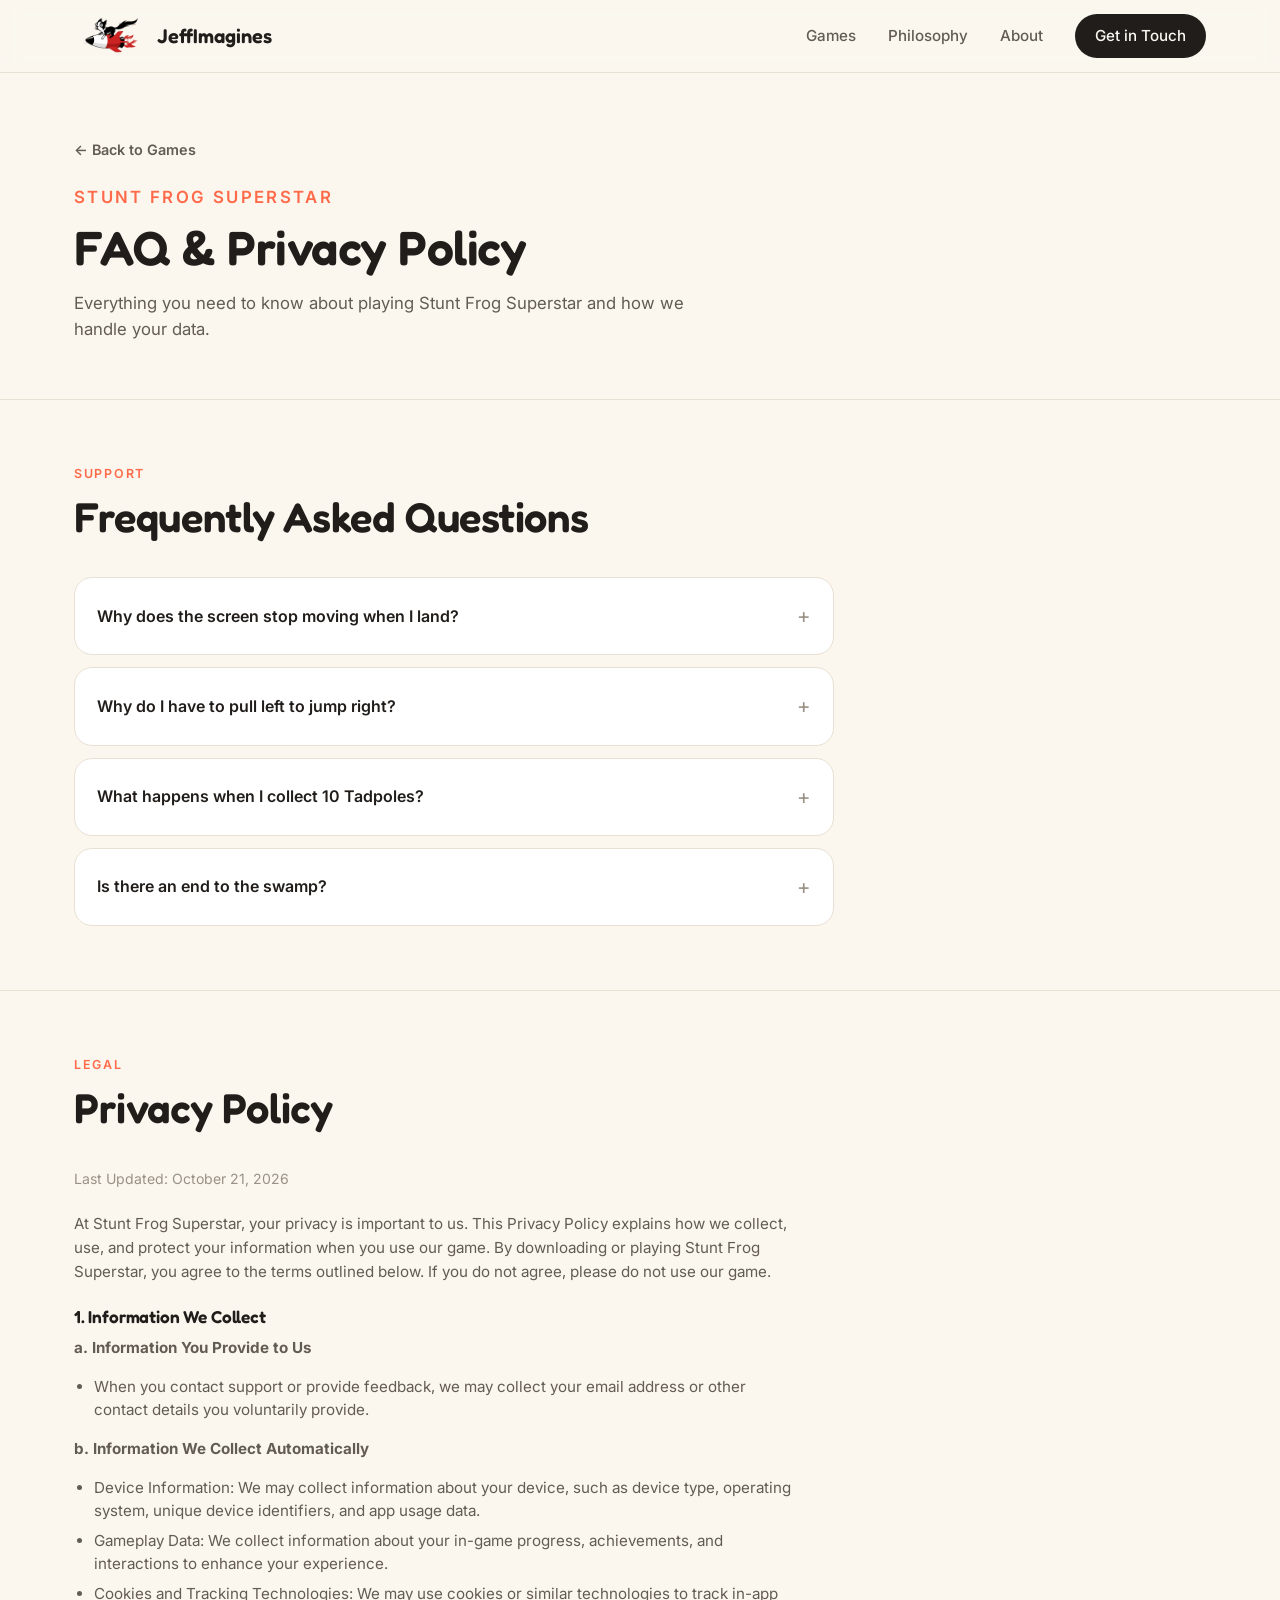
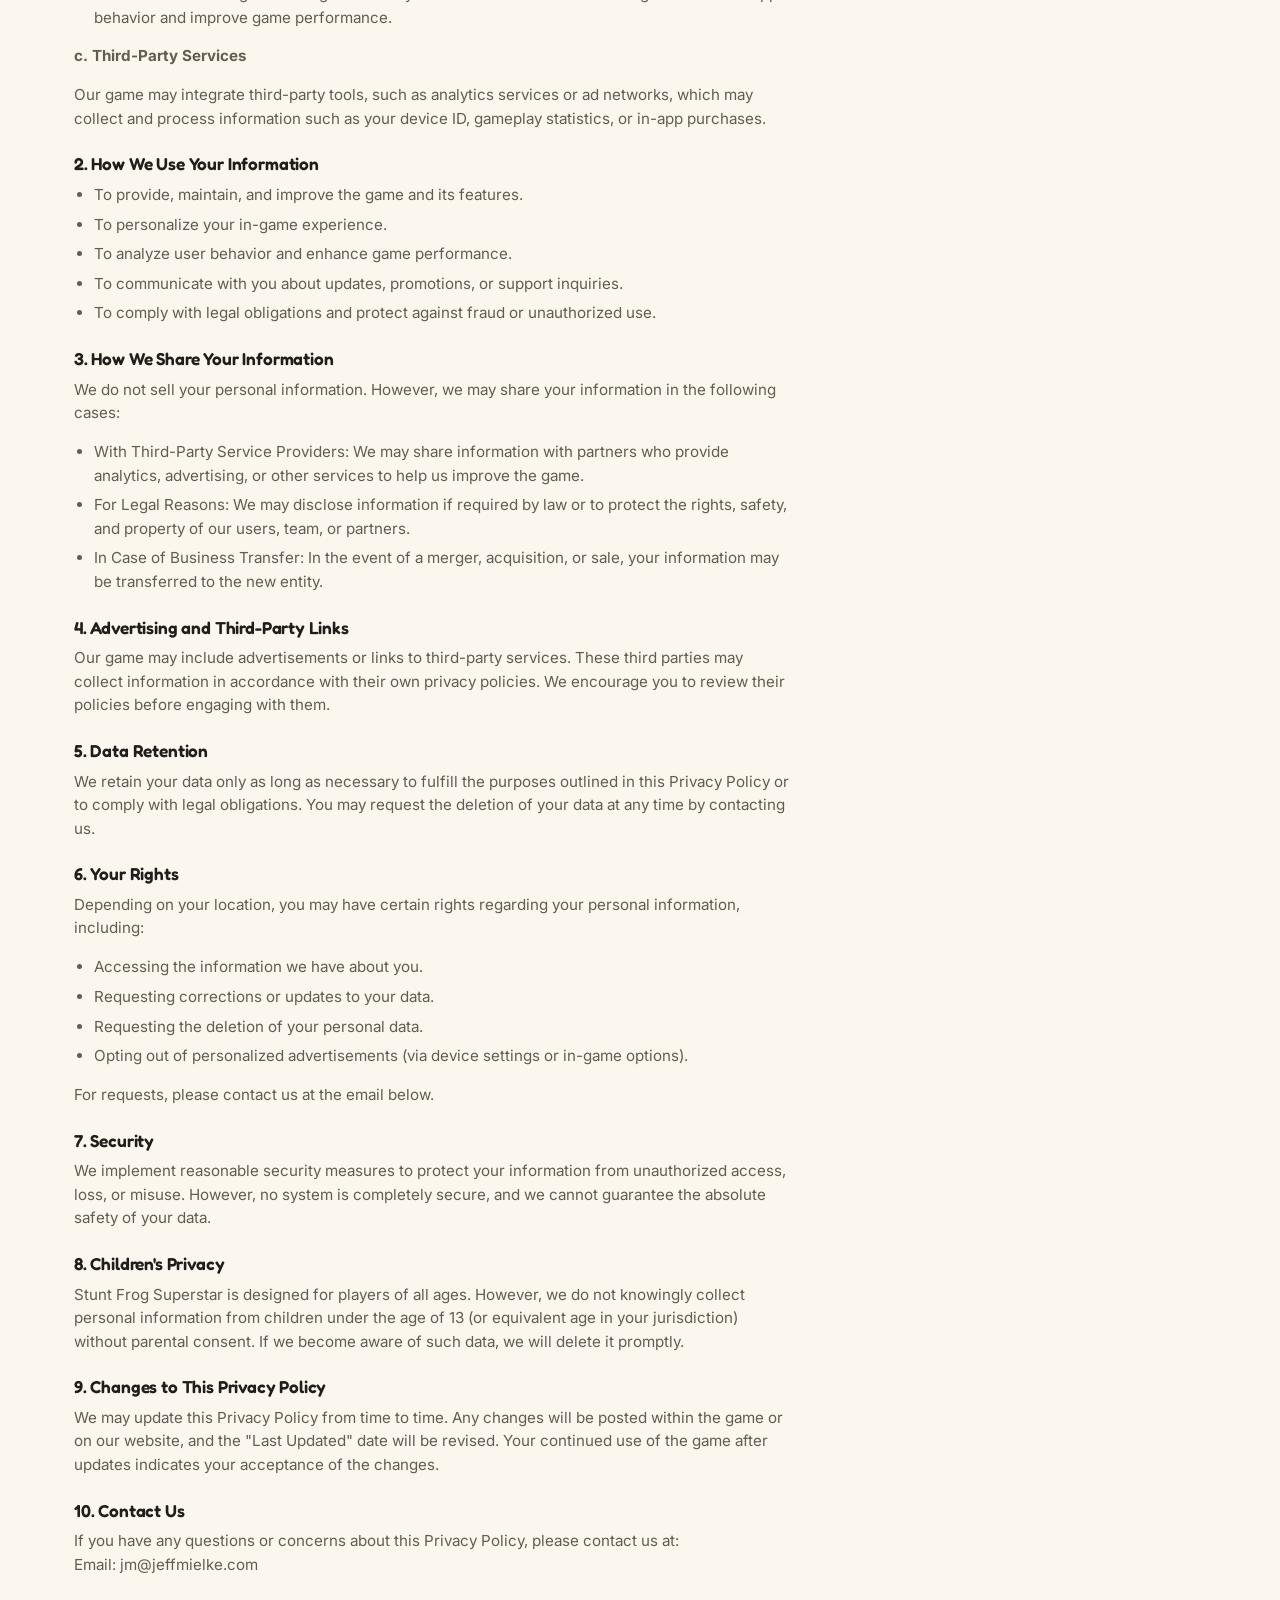
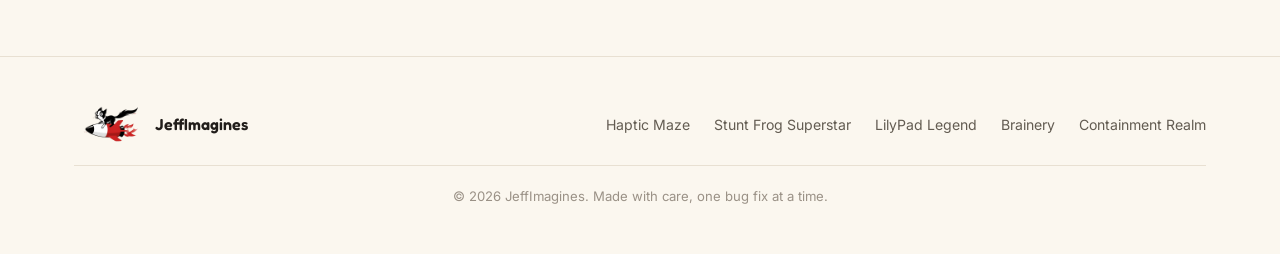
<file: stuntfrog-superstar-support.html>
<!DOCTYPE html>
<html lang="en">
<head>
<meta charset="UTF-8">
<title>Stunt Frog Superstar Support | JeffImagines</title>
<meta name="viewport" content="width=device-width, initial-scale=1">
<meta http-equiv="refresh" content="0; url=/games/stunt-frog-superstar.html">
<link rel="canonical" href="https://www.jeffimagines.com/games/stunt-frog-superstar.html">
<script>location.replace("/games/stunt-frog-superstar.html");</script>
</head>
<body>
<p>Redirecting to the <a href="/games/stunt-frog-superstar.html">Stunt Frog Superstar support page</a>…</p>
</body>
</html>
</file>
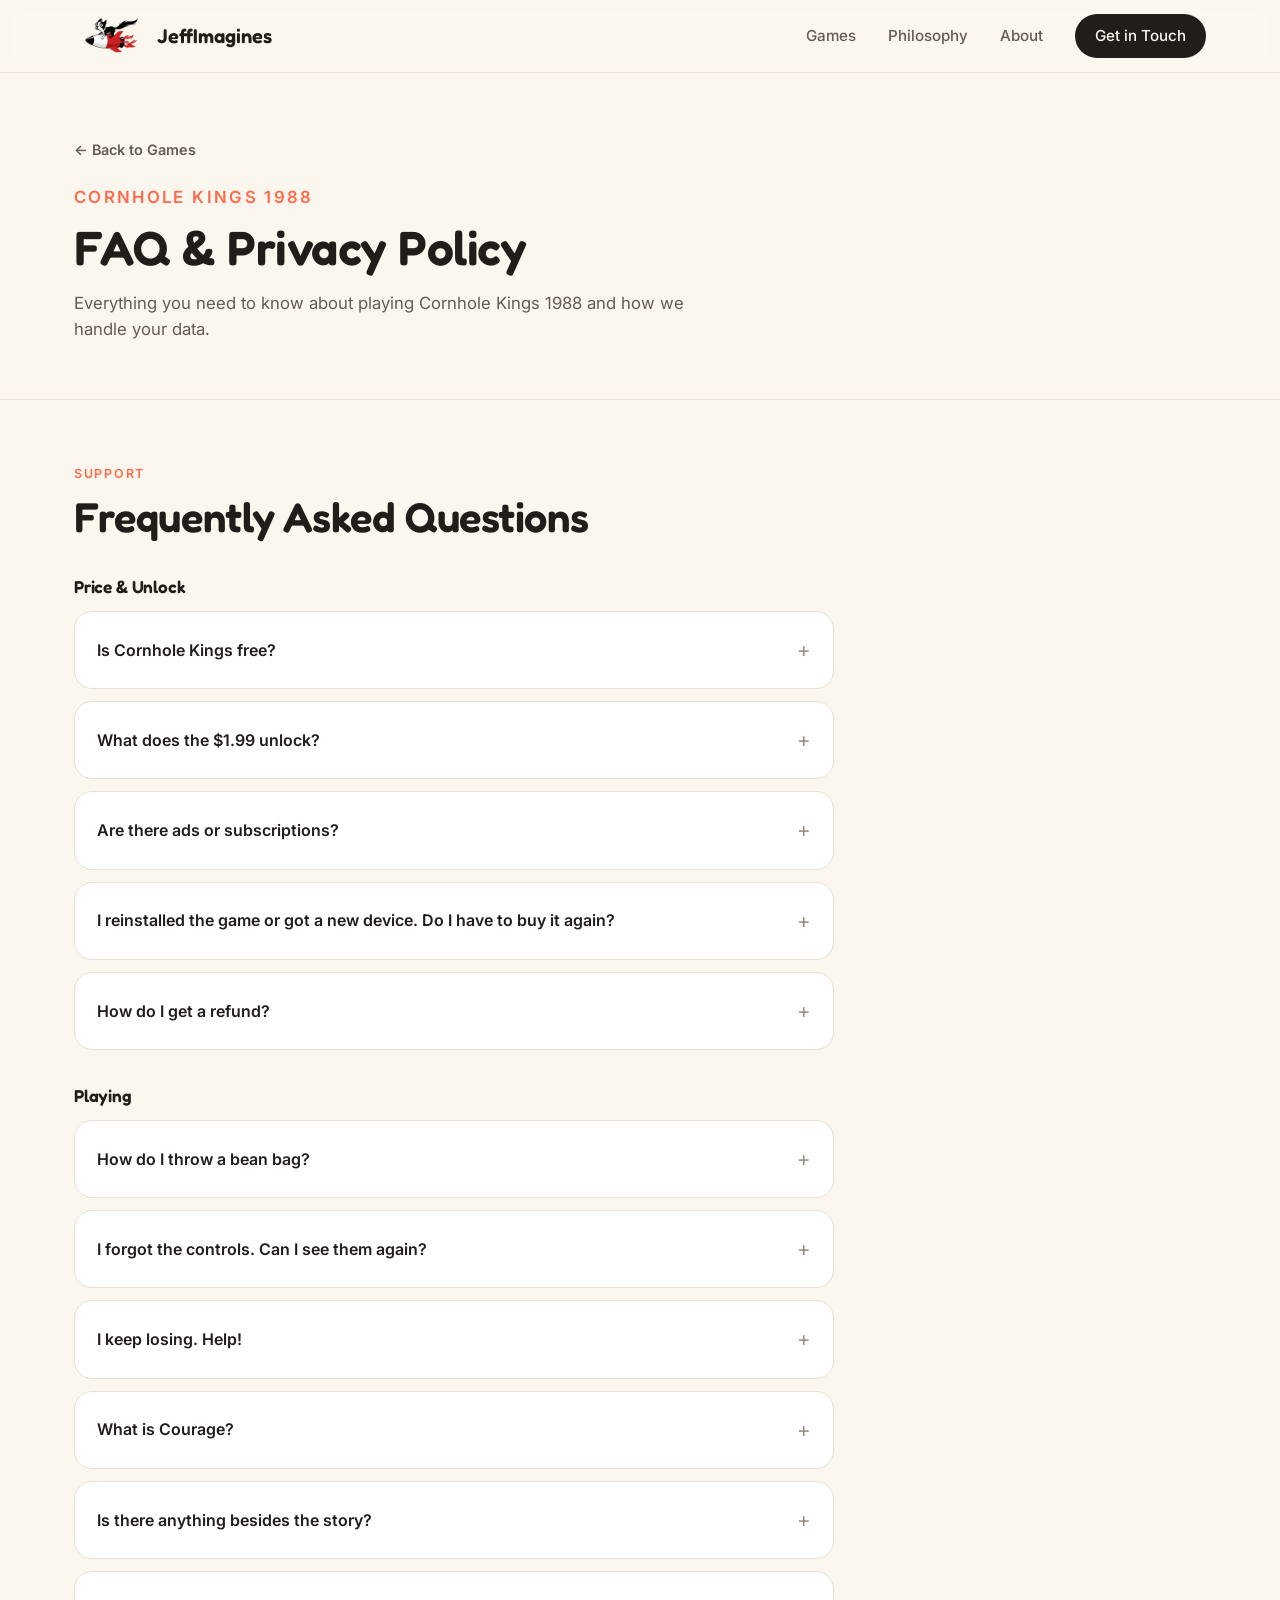
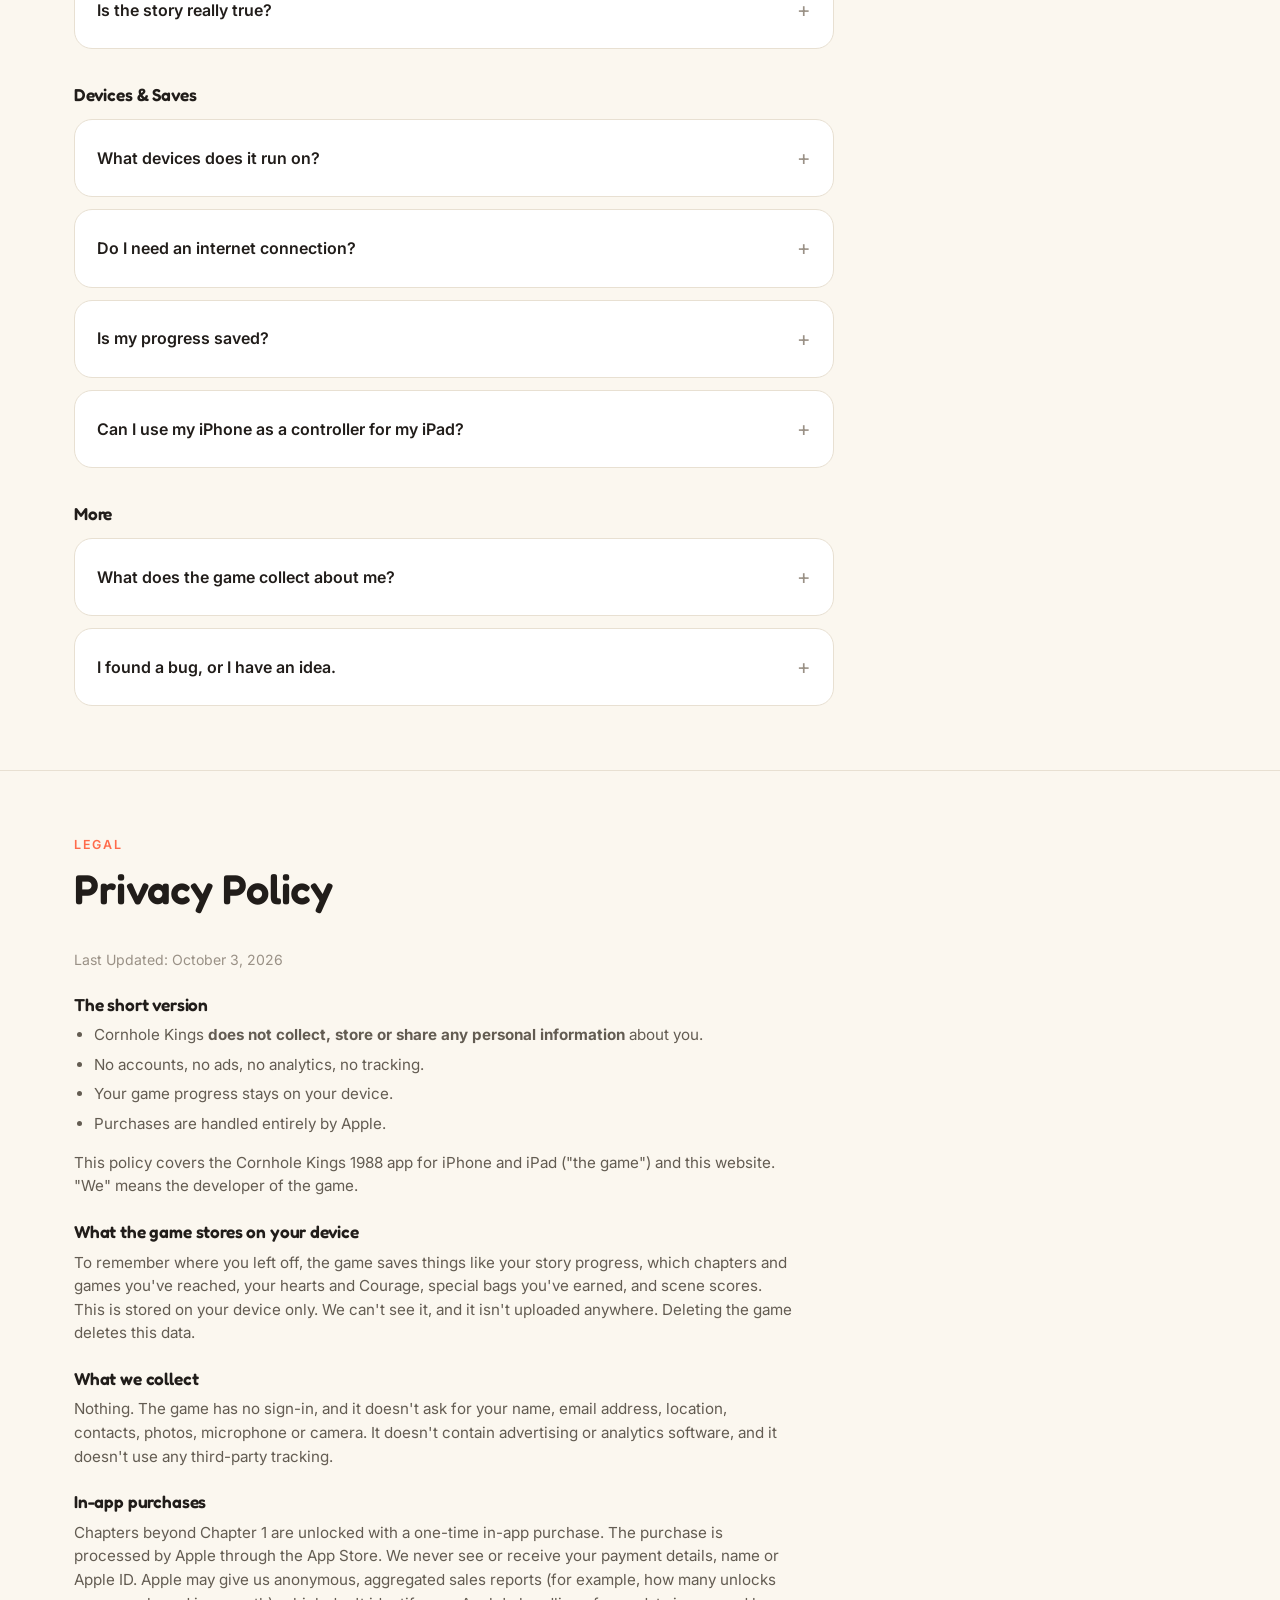
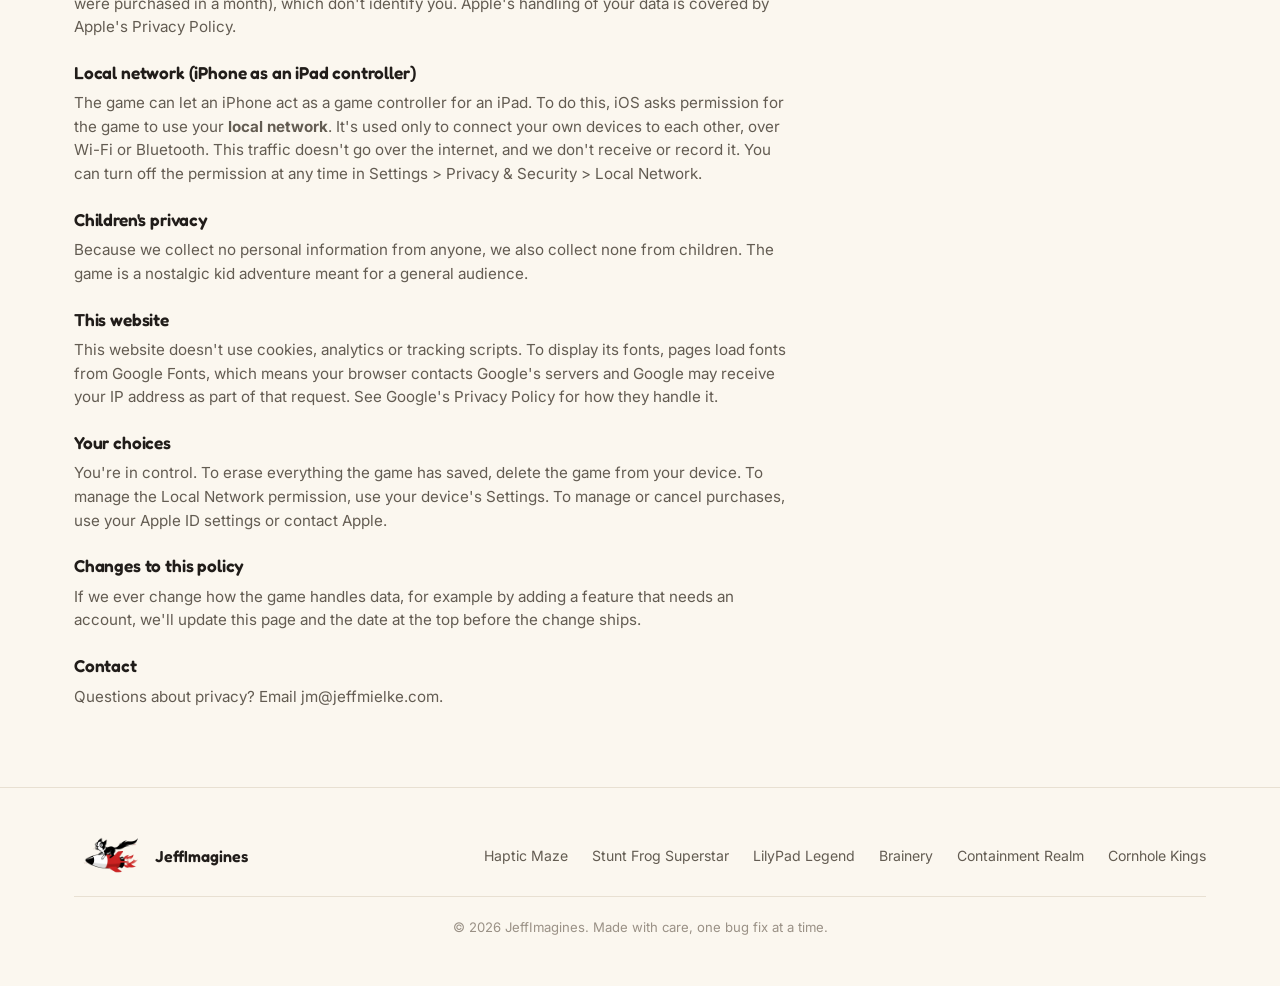
<file: cornholekings/privacy.html>
<!DOCTYPE html>
<html lang="en">
<head>
<meta charset="UTF-8">
<title>Cornhole Kings 1988 Privacy Policy | JeffImagines</title>
<meta name="viewport" content="width=device-width, initial-scale=1">
<meta http-equiv="refresh" content="0; url=../games/cornhole-kings.html#privacy">
<link rel="canonical" href="https://www.jeffimagines.com/games/cornhole-kings.html">
<script>location.replace("../games/cornhole-kings.html#privacy");</script>
</head>
<body>
<p>Redirecting to the <a href="../games/cornhole-kings.html#privacy">Cornhole Kings 1988 Privacy Policy</a>…</p>
</body>
</html>
</file>
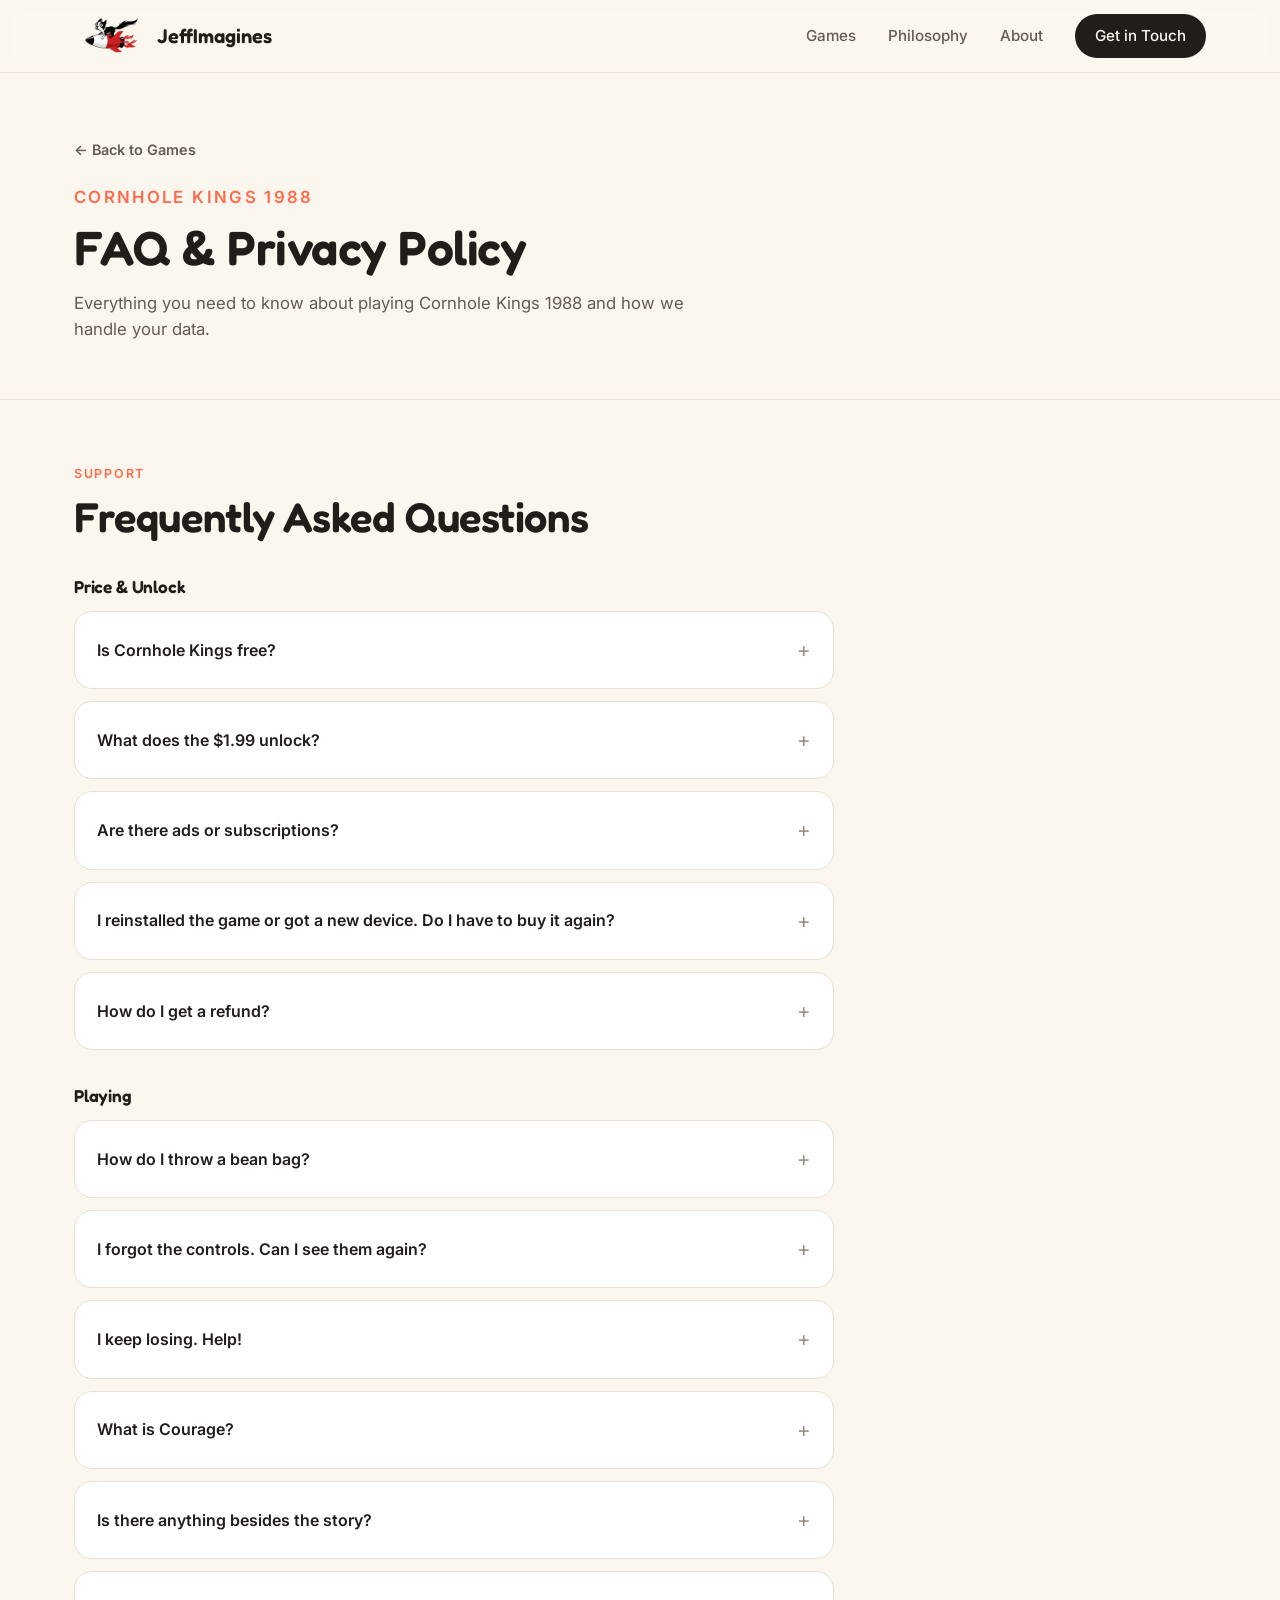
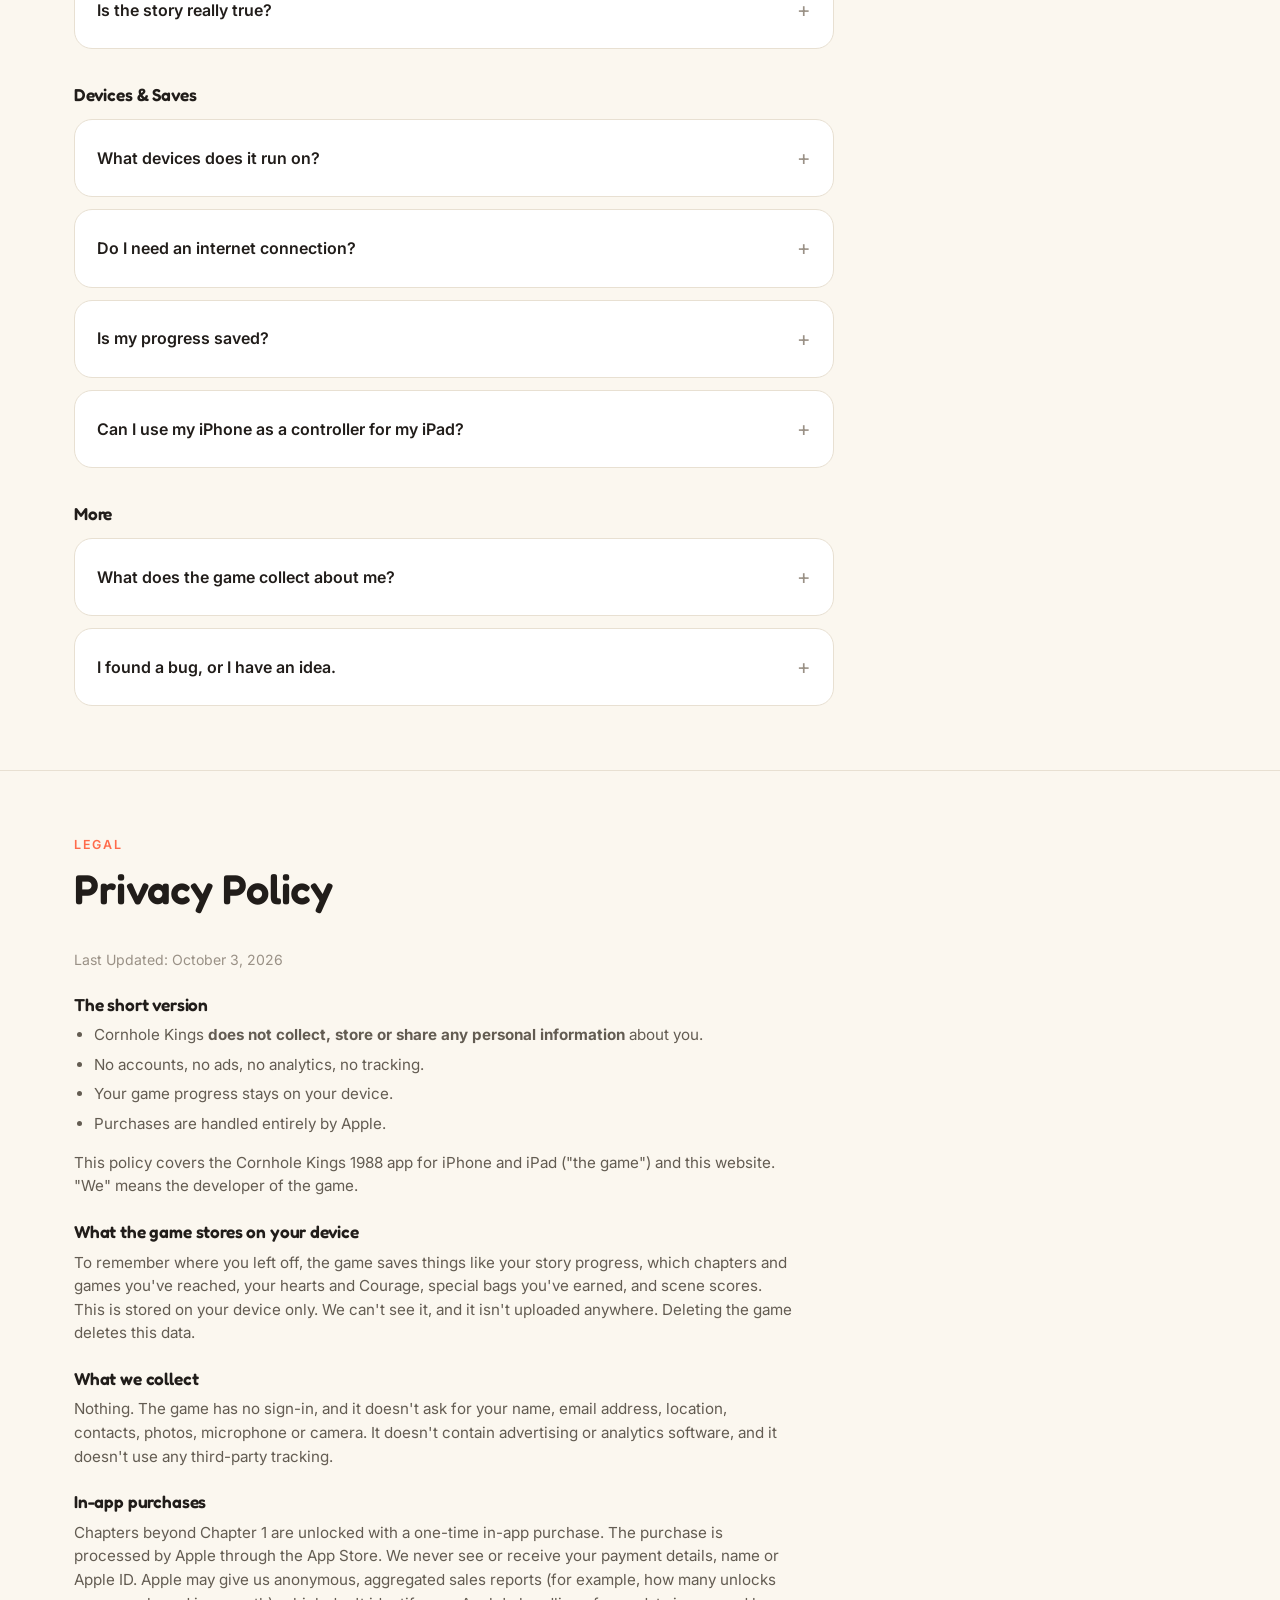
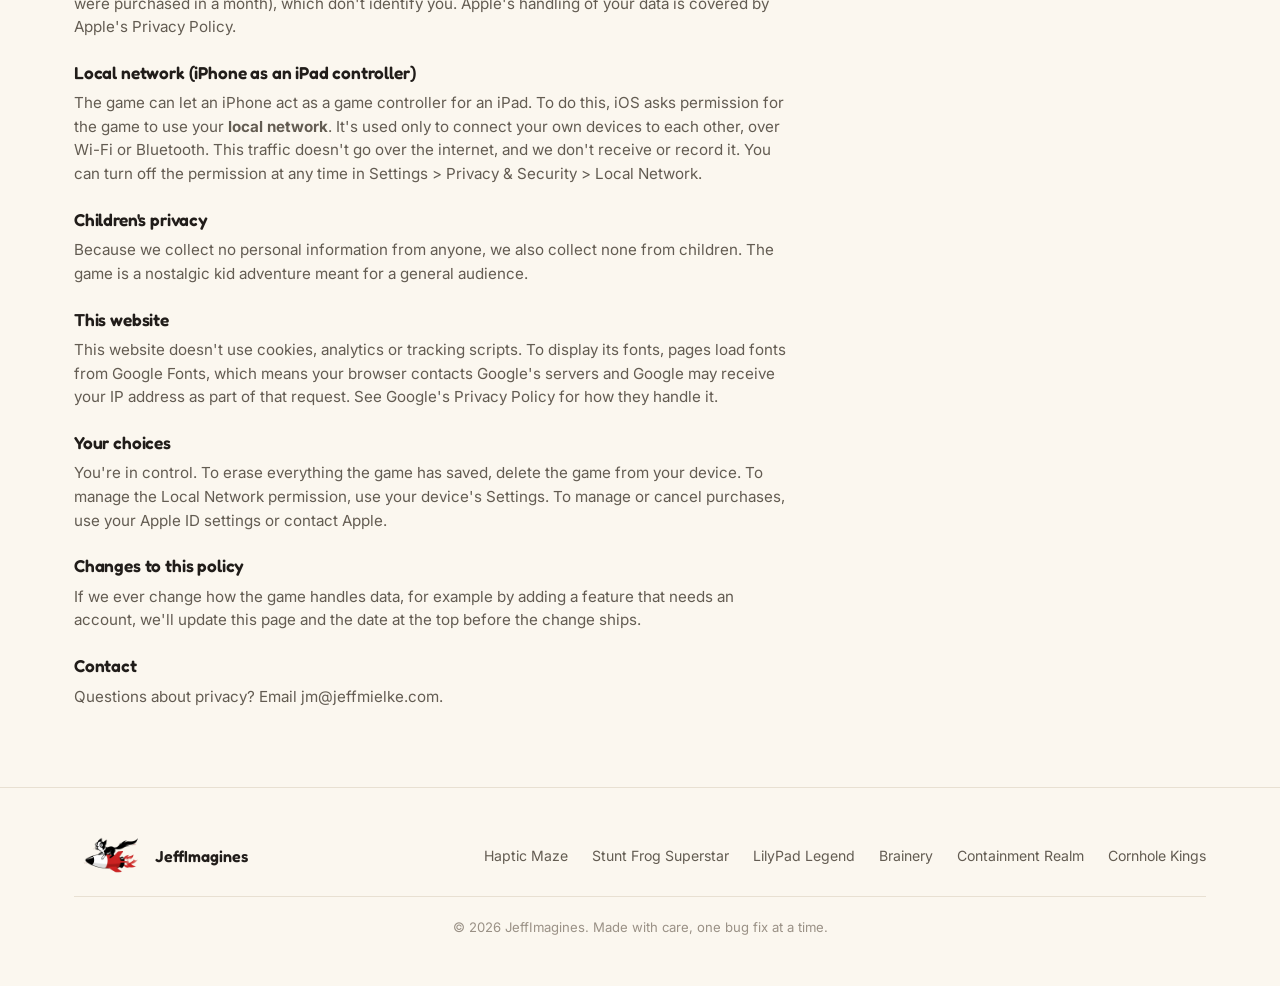
<file: cornholekings/support.html>
<!DOCTYPE html>
<html lang="en">
<head>
<meta charset="UTF-8">
<title>Cornhole Kings 1988 Support | JeffImagines</title>
<meta name="viewport" content="width=device-width, initial-scale=1">
<meta http-equiv="refresh" content="0; url=../games/cornhole-kings.html">
<link rel="canonical" href="https://www.jeffimagines.com/games/cornhole-kings.html">
<script>location.replace("../games/cornhole-kings.html");</script>
</head>
<body>
<p>Redirecting to the <a href="../games/cornhole-kings.html">Cornhole Kings 1988 support page</a>…</p>
</body>
</html>
</file>
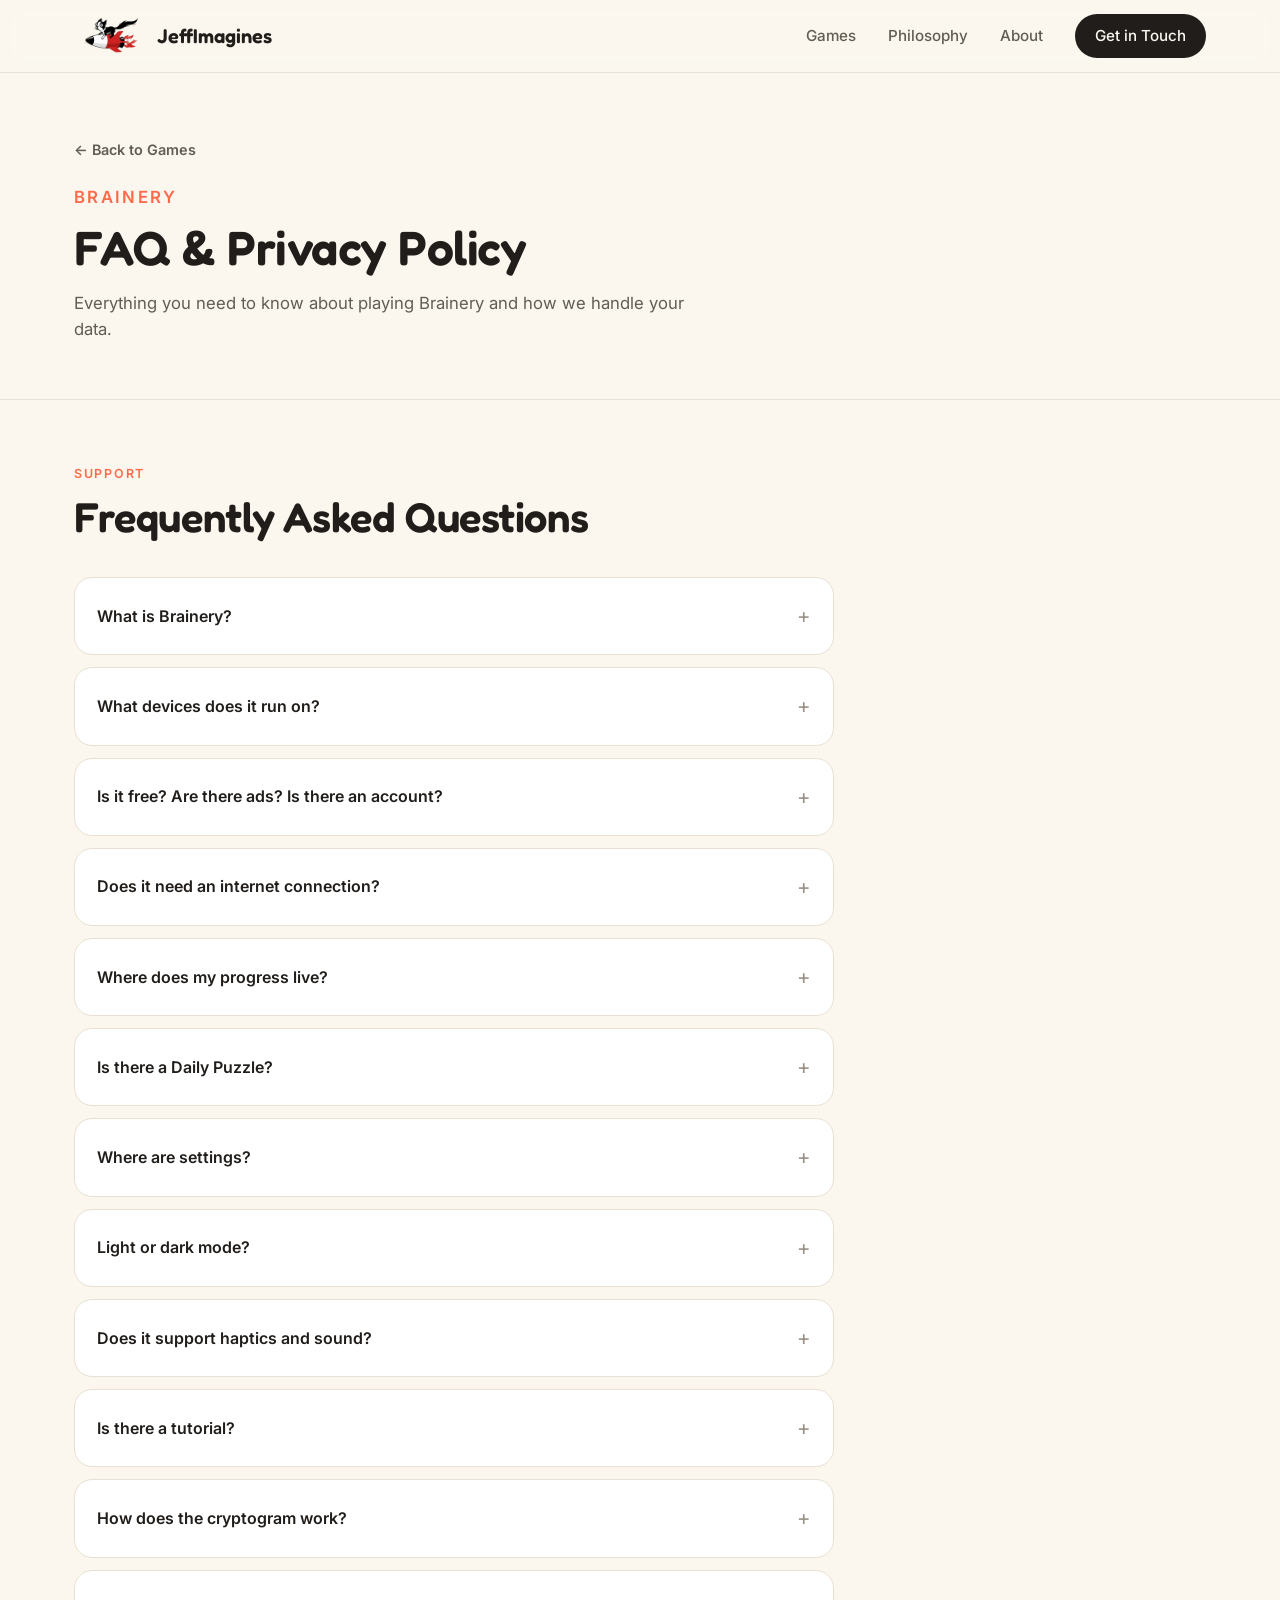
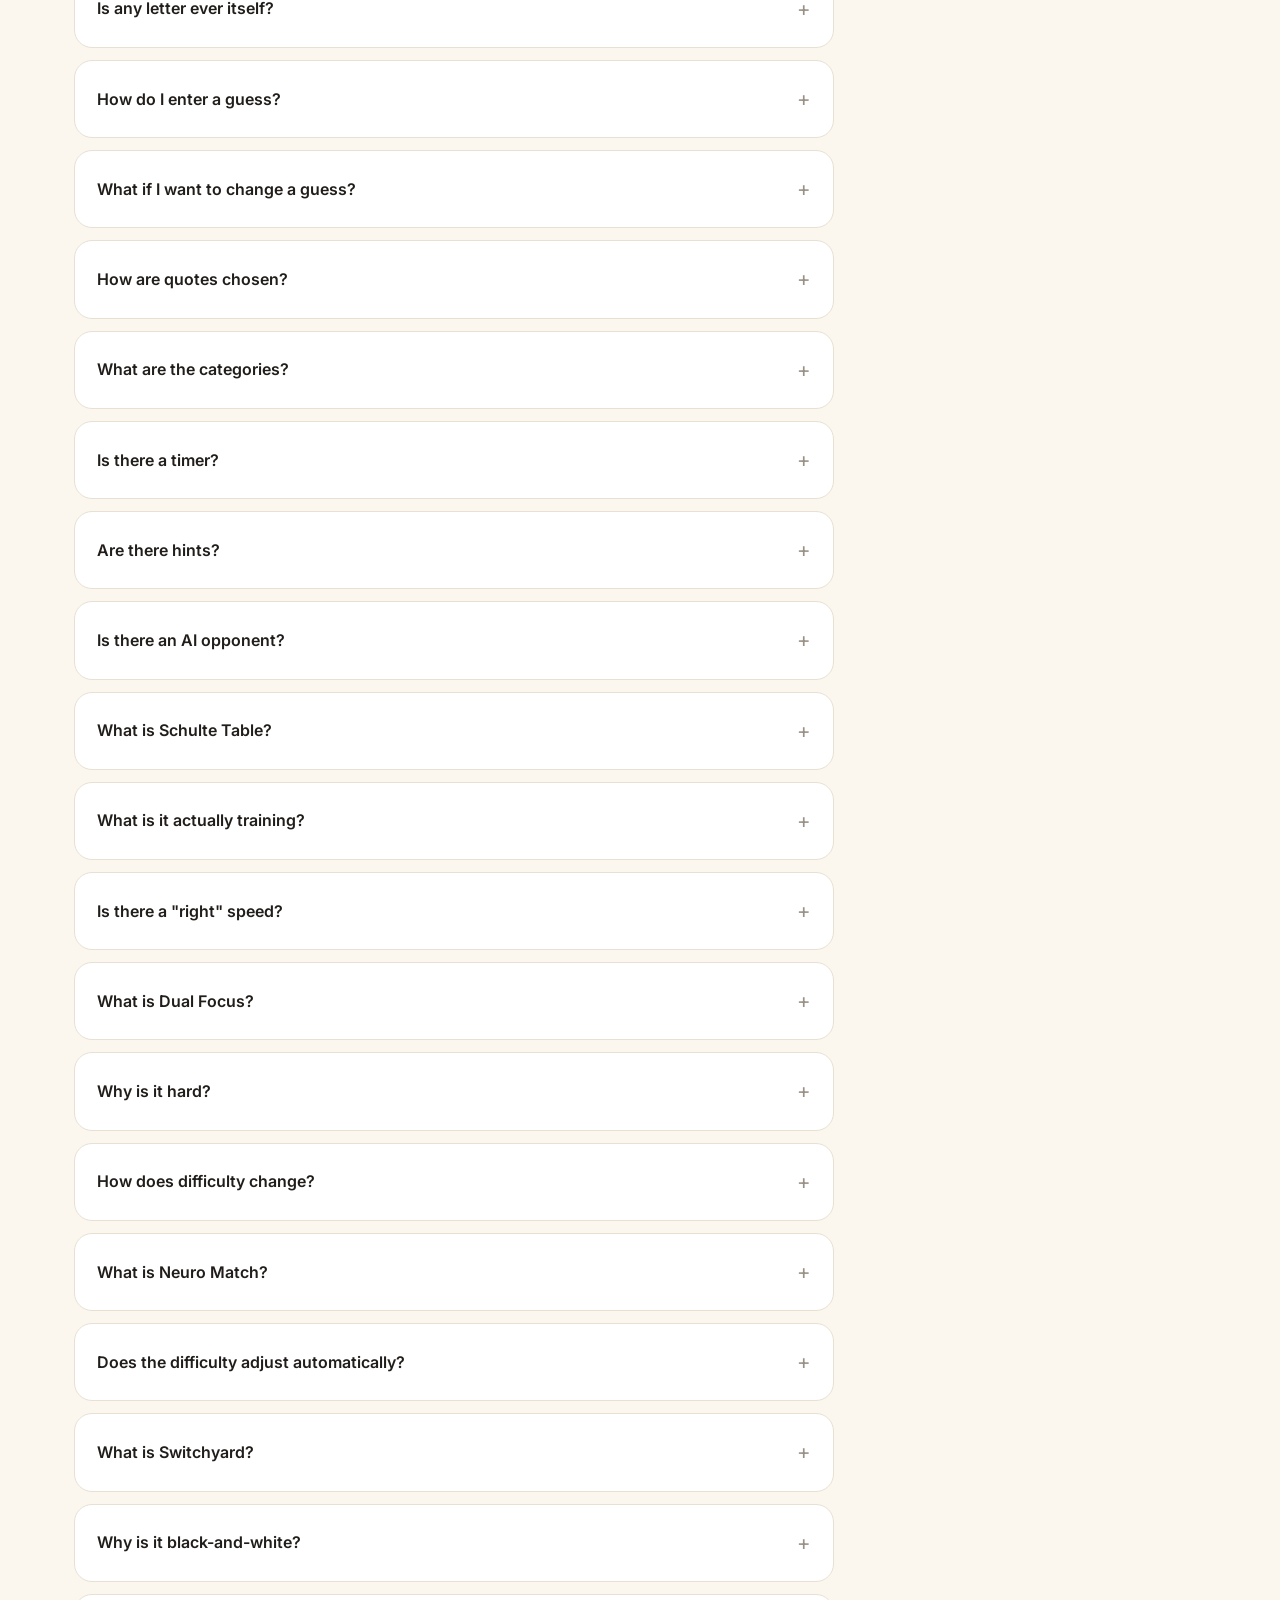
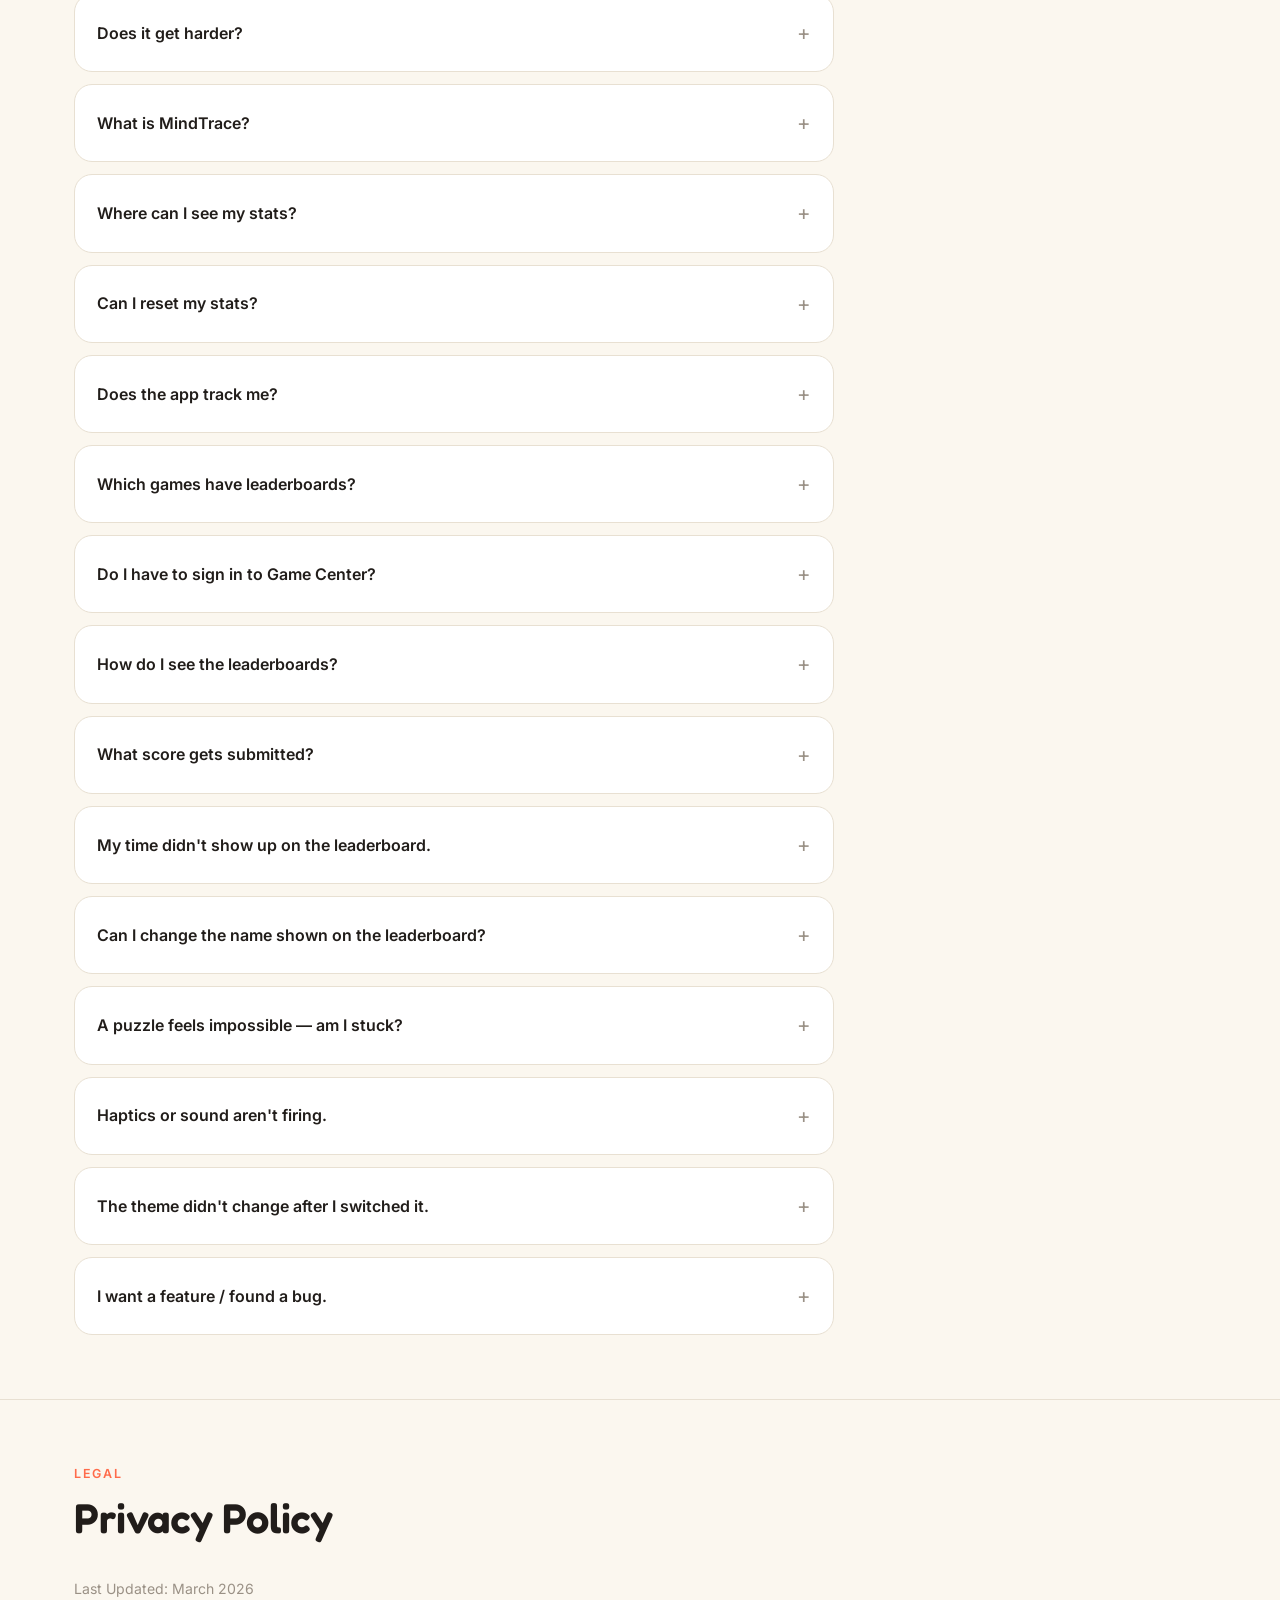
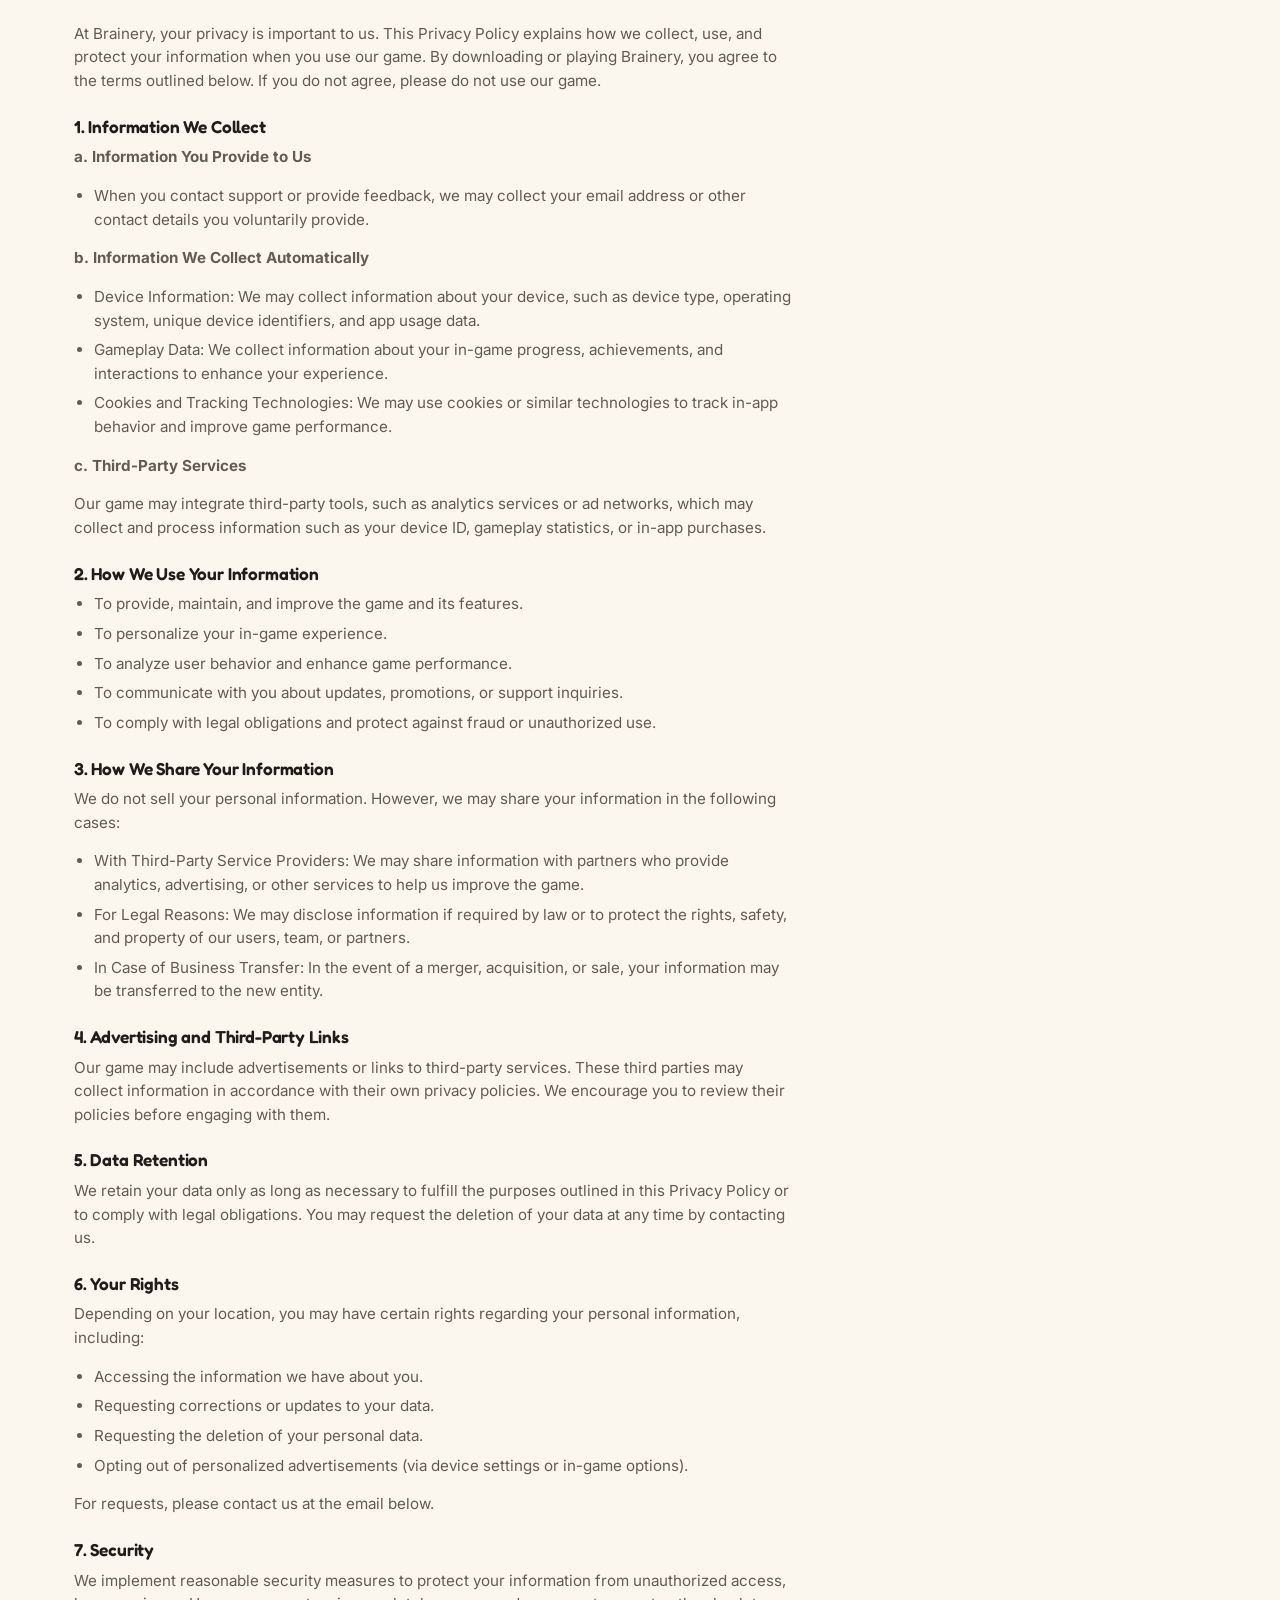
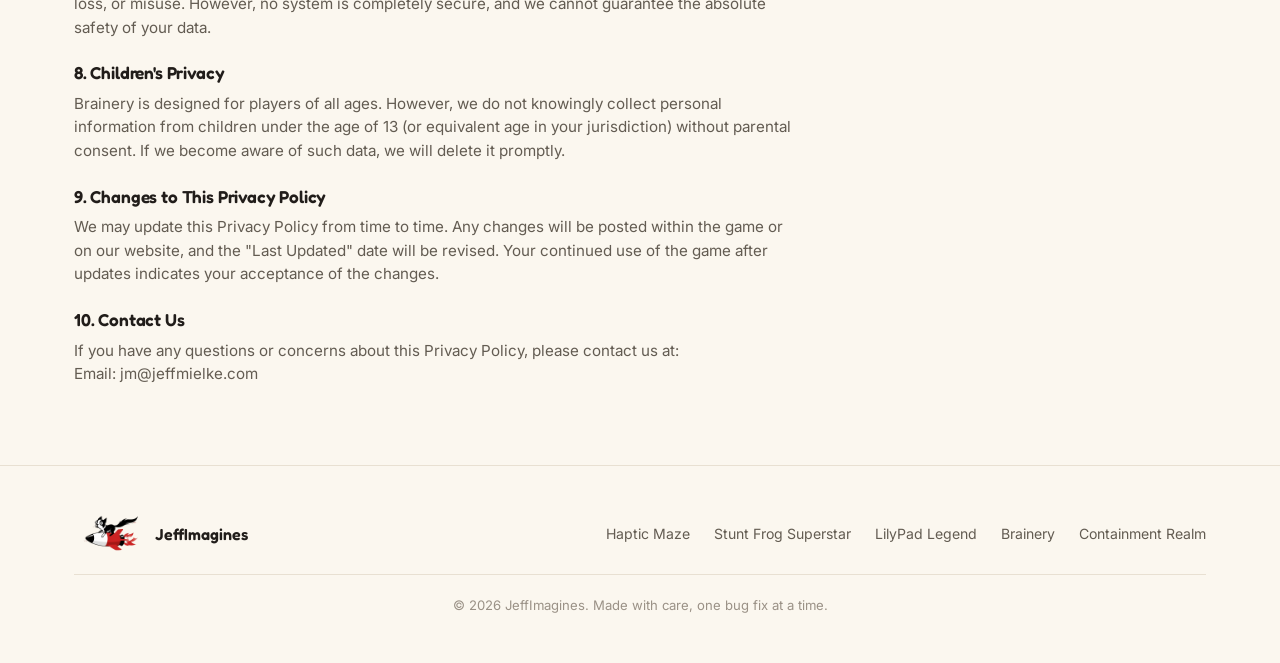
<file: games/brainery.html>
<!DOCTYPE html>
<html lang="en">
<head>
<meta charset="UTF-8">
<meta name="viewport" content="width=device-width, initial-scale=1.0">
<title>Brainery — FAQ &amp; Privacy Policy | JeffImagines</title>
<meta name="description" content="Frequently asked questions and privacy policy for Brainery, the brain-training puzzle bundle from JeffImagines.">
<link rel="icon" href="../assets/logo.PNG" type="image/png">
<link rel="preconnect" href="https://fonts.googleapis.com">
<link rel="preconnect" href="https://fonts.gstatic.com" crossorigin>
<link href="https://fonts.googleapis.com/css2?family=Fredoka:wght@500;600;700&family=Inter:wght@400;500;600;700&display=swap" rel="stylesheet">
<link rel="stylesheet" href="../css/styles.css">
</head>
<body>

<a class="skip-link" href="#main">Skip to content</a>

<header class="site-header" id="top">
  <div class="wrap header-inner">
    <a href="../index.html#top" class="brand">
      <img src="../assets/logo.PNG" alt="" class="brand-mark">
      <span class="brand-name">JeffImagines</span>
    </a>
    <nav class="main-nav" id="main-nav">
      <a href="../index.html#games">Games</a>
      <a href="../index.html#philosophy">Philosophy</a>
      <a href="../index.html#about">About</a>
      <a href="../index.html#contact" class="nav-cta">Get in Touch</a>
    </nav>
    <button class="nav-toggle" id="navToggle" aria-label="Toggle menu" aria-expanded="false" aria-controls="main-nav">
      <span></span><span></span><span></span>
    </button>
  </div>
</header>

<main id="main">

  <section class="legal-hero">
    <div class="wrap">
      <a href="../index.html#games" class="legal-back">← Back to Games</a>
      <p class="eyebrow">Brainery</p>
      <h1>FAQ &amp; Privacy Policy</h1>
      <p>Everything you need to know about playing Brainery and how we handle your data.</p>
    </div>
  </section>

  <section class="legal-section" id="faq">
    <div class="wrap">
      <div class="section-head">
        <p class="eyebrow">Support</p>
        <h2>Frequently Asked Questions</h2>
      </div>
      <div class="faq-list">
        <details class="faq-item">
          <summary>What is Brainery?</summary>
          <p>Brainery is a small collection of pencil-and-paper-style brain games for iOS. It centers on a hand-set cryptogram puzzle and adds a few short cognitive mini-games — Schulte Table, Dual Focus, Neuro Match, Switchyard, and MindTrace — that you can drop into for a minute or two at a time.</p>
        </details>
        <details class="faq-item">
          <summary>What devices does it run on?</summary>
          <p>iPhone and iPad running iOS 18 or later, and Mac running macOS 15 or later.</p>
        </details>
        <details class="faq-item">
          <summary>Is it free? Are there ads? Is there an account?</summary>
          <p>There are no ads and no in-app account. The app uses Apple Game Center if you're signed in on your device, so you can post times to global leaderboards — but signing in is optional and handled by iOS, not by the app.</p>
        </details>
        <details class="faq-item">
          <summary>Does it need an internet connection?</summary>
          <p>No. Every puzzle, quote, and stat works fully offline. The only thing that needs a connection is submitting and viewing Game Center leaderboards — if you're offline, your local times are still recorded and the app keeps running normally.</p>
        </details>
        <details class="faq-item">
          <summary>Where does my progress live?</summary>
          <p>On-device, in the app's own storage. Resetting the app or deleting it will erase your stats and history.</p>
        </details>
        <details class="faq-item">
          <summary>Is there a Daily Puzzle?</summary>
          <p>Yes. The main menu surfaces one rotating "Daily" pick across the games. Tap Skip to reshuffle to a different pick without launching it. See All Puzzles lists every variant if you want to choose directly.</p>
        </details>
        <details class="faq-item">
          <summary>Where are settings?</summary>
          <p>The Settings screen covers theme, haptics, sound effects, music, and per-game difficulty (Dual Focus, etc.). There is no per-game settings screen — everything lives in one place.</p>
        </details>
        <details class="faq-item">
          <summary>Light or dark mode?</summary>
          <p>Two hand-drawn themes: Ink &amp; Parchment (light) and Night Journal (dark). Switchyard is intentionally pure black-and-white and ignores the theme.</p>
        </details>
        <details class="faq-item">
          <summary>Does it support haptics and sound?</summary>
          <p>Yes — both can be toggled in Settings. Buttons fire a light haptic on tap when haptics are enabled.</p>
        </details>
        <details class="faq-item">
          <summary>Is there a tutorial?</summary>
          <p>Each game opens with a short intro card that explains the rules and controls before the first round. You can dismiss it once you know the game.</p>
        </details>
        <details class="faq-item">
          <summary>How does the cryptogram work?</summary>
          <p>Each puzzle is a quote whose letters have been swapped using a substitution cipher. Every A in the cipher might really be an R, every B might really be an E, and so on. Your job is to figure out the mapping and recover the original quote.</p>
        </details>
        <details class="faq-item">
          <summary>Is any letter ever itself?</summary>
          <p>No. The cipher is a derangement — no letter ever maps to itself. If you see a "T" in the puzzle, the real letter is not "T".</p>
        </details>
        <details class="faq-item">
          <summary>How do I enter a guess?</summary>
          <p>Tap a cipher letter on the board, then tap a letter on the keyboard to assign your guess. The mapping fills in across the whole puzzle, so one guess affects every occurrence of that letter.</p>
        </details>
        <details class="faq-item">
          <summary>What if I want to change a guess?</summary>
          <p>Tap the cipher letter again and pick a different keyboard letter, or clear it. Mistakes are not punished — only solving cleanly is rewarded.</p>
        </details>
        <details class="faq-item">
          <summary>How are quotes chosen?</summary>
          <p>There are 300 curated quotes bundled with the app, tagged by category and difficulty (1–3). The game tries to avoid showing you ones you've already seen.</p>
        </details>
        <details class="faq-item">
          <summary>What are the categories?</summary>
          <p>Quotes are grouped into themed packs (philosophy, humor, etc.). On the puzzle picker you can pick a category, or use Play Again after a win to stay in the same pack.</p>
        </details>
        <details class="faq-item">
          <summary>Is there a timer?</summary>
          <p>Yes — the puzzle is timed, and your time is part of your stats. There's no countdown or fail-on-time; the timer just measures how long the solve took.</p>
        </details>
        <details class="faq-item">
          <summary>Are there hints?</summary>
          <p>Yes. You can reveal a letter as a hint; hint usage is tracked in your stats so a clean, hint-free solve is its own reward.</p>
        </details>
        <details class="faq-item">
          <summary>Is there an AI opponent?</summary>
          <p>There's a frequency-analysis AI built in for head-to-head modes — it solves puzzles the way a human cryptographer would, using letter frequencies and common patterns, with realistic pauses rather than instant answers.</p>
        </details>
        <details class="faq-item">
          <summary>What is Schulte Table?</summary>
          <p>A grid of scrambled numbers. Tap them in order, as fast as you can. It's a classic peripheral-vision and attention drill.</p>
        </details>
        <details class="faq-item">
          <summary>What is it actually training?</summary>
          <p>Eye span and focus. The faster you can find the next number without moving your eyes around the grid, the better.</p>
        </details>
        <details class="faq-item">
          <summary>Is there a "right" speed?</summary>
          <p>No target time. Your best times are saved so you can chase your own personal best.</p>
        </details>
        <details class="faq-item">
          <summary>What is Dual Focus?</summary>
          <p>A split-attention drill where you have to track or respond to two things at once. There are difficulty levels you can pick in Settings.</p>
        </details>
        <details class="faq-item">
          <summary>Why is it hard?</summary>
          <p>That's the point — divided attention is hard. The difficulty levels exist so you can ramp up gradually.</p>
        </details>
        <details class="faq-item">
          <summary>How does difficulty change?</summary>
          <p>You pick the level in Settings; that level is saved between sessions. Some games inside the app also use an adaptive staircase — get one right, the next gets a little harder; miss one, the next gets a little easier.</p>
        </details>
        <details class="faq-item">
          <summary>What is Neuro Match?</summary>
          <p>A short memory game. A 4×4 grid is shown for a 3-second preview, then hidden; you recreate or match what you saw.</p>
        </details>
        <details class="faq-item">
          <summary>Does the difficulty adjust automatically?</summary>
          <p>Yes — like the other adaptive games, getting it right tightens the challenge, and missing relaxes it. You don't have to fiddle with settings.</p>
        </details>
        <details class="faq-item">
          <summary>What is Switchyard?</summary>
          <p>A puzzle about routing a moving train through a yard of switches. Levels are numbered, with a title for each.</p>
        </details>
        <details class="faq-item">
          <summary>Why is it black-and-white?</summary>
          <p>Switchyard intentionally uses a pure black-and-white palette regardless of which theme you've picked. It's a design choice for clarity.</p>
        </details>
        <details class="faq-item">
          <summary>Does it get harder?</summary>
          <p>Yes — each level adds new track, switches, or timing pressure. Switchyard also uses an adaptive feel internally so the train speeds up as you get more confident.</p>
        </details>
        <details class="faq-item">
          <summary>What is MindTrace?</summary>
          <p>A path-tracing memory game — a path is shown, then you reproduce it. The default mode is Classic: trace the path as shown.</p>
        </details>
        <details class="faq-item">
          <summary>Where can I see my stats?</summary>
          <p>The Stats screen tracks your play history, best times, and per-game records.</p>
        </details>
        <details class="faq-item">
          <summary>Can I reset my stats?</summary>
          <p>Resetting is per-game; deleting the app clears everything. There's no cloud sync to restore from, so be sure before you reset.</p>
        </details>
        <details class="faq-item">
          <summary>Does the app track me?</summary>
          <p>No analytics and no app-side account. The only data that ever leaves your device is your Game Center score submissions for the leaderboards listed below — and only if you're signed in to Game Center.</p>
        </details>
        <details class="faq-item">
          <summary>Which games have leaderboards?</summary>
          <p>Currently: Schulte Table (separate leaderboards for the 5×5 and 6×6 grids) and Neuro Match (separate leaderboards for Standard and Hard difficulty). Cryptogram, Dual Focus, Switchyard, and MindTrace don't have global leaderboards today — your bests for those live in the on-device Dossier.</p>
        </details>
        <details class="faq-item">
          <summary>Do I have to sign in to Game Center?</summary>
          <p>No. The app tries to sign you in via the system Game Center prompt the first time it launches. If you decline, everything still works locally — you just won't appear on the global leaderboards.</p>
        </details>
        <details class="faq-item">
          <summary>How do I see the leaderboards?</summary>
          <p>From within the relevant game's end-of-game screen or the Game Center entry in the app, the standard Apple leaderboard sheet opens. You can also browse them in the iOS Game Center app.</p>
        </details>
        <details class="faq-item">
          <summary>What score gets submitted?</summary>
          <p>Your completion time. Faster times rank higher.</p>
        </details>
        <details class="faq-item">
          <summary>My time didn't show up on the leaderboard.</summary>
          <p>Three usual causes: you're not signed in to Game Center on the device; you were offline when you finished (submission is best-effort and may retry later); or Game Center is restricted under Screen Time / parental controls.</p>
        </details>
        <details class="faq-item">
          <summary>Can I change the name shown on the leaderboard?</summary>
          <p>That comes from your Game Center nickname, which is managed in iOS Settings → Game Center, not inside the app.</p>
        </details>
        <details class="faq-item">
          <summary>A puzzle feels impossible — am I stuck?</summary>
          <p>For cryptograms, remember: no letter maps to itself. If you're stuck, reveal a single-letter word (most are "A" or "I") or a common short word, and the rest usually unravels. For the timed games, just keep playing — your best times improve with practice.</p>
        </details>
        <details class="faq-item">
          <summary>Haptics or sound aren't firing.</summary>
          <p>Check Settings inside the app first (haptics and sound have separate toggles), then your device's system mute switch and Focus modes.</p>
        </details>
        <details class="faq-item">
          <summary>The theme didn't change after I switched it.</summary>
          <p>Theme is applied immediately to the current screen. If something looks off, back out one screen and re-enter.</p>
        </details>
        <details class="faq-item">
          <summary>I want a feature / found a bug.</summary>
          <p>Brainery is built and maintained as a small personal project. Open Settings → Contact and tap the email row to send a note straight to the developer — it opens your mail app with the subject pre-filled.</p>
        </details>
      </div>
    </div>
  </section>

  <section class="legal-section" id="privacy">
    <div class="wrap">
      <div class="section-head">
        <p class="eyebrow">Legal</p>
        <h2>Privacy Policy</h2>
      </div>
      <div class="legal-prose">
        <p class="legal-updated">Last Updated: March 2026</p>
        <p>At Brainery, your privacy is important to us. This Privacy Policy explains how we collect, use, and protect your information when you use our game. By downloading or playing Brainery, you agree to the terms outlined below. If you do not agree, please do not use our game.</p>

        <h3>1. Information We Collect</h3>
        <p><strong>a. Information You Provide to Us</strong></p>
        <ul>
          <li>When you contact support or provide feedback, we may collect your email address or other contact details you voluntarily provide.</li>
        </ul>
        <p><strong>b. Information We Collect Automatically</strong></p>
        <ul>
          <li>Device Information: We may collect information about your device, such as device type, operating system, unique device identifiers, and app usage data.</li>
          <li>Gameplay Data: We collect information about your in-game progress, achievements, and interactions to enhance your experience.</li>
          <li>Cookies and Tracking Technologies: We may use cookies or similar technologies to track in-app behavior and improve game performance.</li>
        </ul>
        <p><strong>c. Third-Party Services</strong></p>
        <p>Our game may integrate third-party tools, such as analytics services or ad networks, which may collect and process information such as your device ID, gameplay statistics, or in-app purchases.</p>

        <h3>2. How We Use Your Information</h3>
        <ul>
          <li>To provide, maintain, and improve the game and its features.</li>
          <li>To personalize your in-game experience.</li>
          <li>To analyze user behavior and enhance game performance.</li>
          <li>To communicate with you about updates, promotions, or support inquiries.</li>
          <li>To comply with legal obligations and protect against fraud or unauthorized use.</li>
        </ul>

        <h3>3. How We Share Your Information</h3>
        <p>We do not sell your personal information. However, we may share your information in the following cases:</p>
        <ul>
          <li>With Third-Party Service Providers: We may share information with partners who provide analytics, advertising, or other services to help us improve the game.</li>
          <li>For Legal Reasons: We may disclose information if required by law or to protect the rights, safety, and property of our users, team, or partners.</li>
          <li>In Case of Business Transfer: In the event of a merger, acquisition, or sale, your information may be transferred to the new entity.</li>
        </ul>

        <h3>4. Advertising and Third-Party Links</h3>
        <p>Our game may include advertisements or links to third-party services. These third parties may collect information in accordance with their own privacy policies. We encourage you to review their policies before engaging with them.</p>

        <h3>5. Data Retention</h3>
        <p>We retain your data only as long as necessary to fulfill the purposes outlined in this Privacy Policy or to comply with legal obligations. You may request the deletion of your data at any time by contacting us.</p>

        <h3>6. Your Rights</h3>
        <p>Depending on your location, you may have certain rights regarding your personal information, including:</p>
        <ul>
          <li>Accessing the information we have about you.</li>
          <li>Requesting corrections or updates to your data.</li>
          <li>Requesting the deletion of your personal data.</li>
          <li>Opting out of personalized advertisements (via device settings or in-game options).</li>
        </ul>
        <p>For requests, please contact us at the email below.</p>

        <h3>7. Security</h3>
        <p>We implement reasonable security measures to protect your information from unauthorized access, loss, or misuse. However, no system is completely secure, and we cannot guarantee the absolute safety of your data.</p>

        <h3>8. Children's Privacy</h3>
        <p>Brainery is designed for players of all ages. However, we do not knowingly collect personal information from children under the age of 13 (or equivalent age in your jurisdiction) without parental consent. If we become aware of such data, we will delete it promptly.</p>

        <h3>9. Changes to This Privacy Policy</h3>
        <p>We may update this Privacy Policy from time to time. Any changes will be posted within the game or on our website, and the "Last Updated" date will be revised. Your continued use of the game after updates indicates your acceptance of the changes.</p>

        <h3>10. Contact Us</h3>
        <p>If you have any questions or concerns about this Privacy Policy, please contact us at:<br>
        Email: <a href="mailto:jm@jeffmielke.com">jm@jeffmielke.com</a></p>
      </div>
    </div>
  </section>

</main>

<footer class="site-footer">
  <div class="wrap footer-inner">
    <div class="footer-brand">
      <img src="../assets/logo.PNG" alt="" class="brand-mark"> JeffImagines
    </div>
    <nav class="footer-links">
      <a href="https://hapticmaze.com" target="_blank" rel="noopener">Haptic Maze</a>
      <a href="https://stuntfrogsuperstar.com" target="_blank" rel="noopener">Stunt Frog Superstar</a>
      <a href="https://www.lilypadlegend.com" target="_blank" rel="noopener">LilyPad Legend</a>
      <a href="https://pixelfilm44.github.io/brainery-marketing/" target="_blank" rel="noopener">Brainery</a>
      <a href="https://apps.apple.com/us/app/containment-realm/id6751374012" target="_blank" rel="noopener">Containment Realm</a>
    </nav>
    <p class="footer-copy">© <span id="year"></span> JeffImagines. Made with care, one bug fix at a time.</p>
  </div>
</footer>

<script src="../js/main.js"></script>
</body>
</html>
</file>
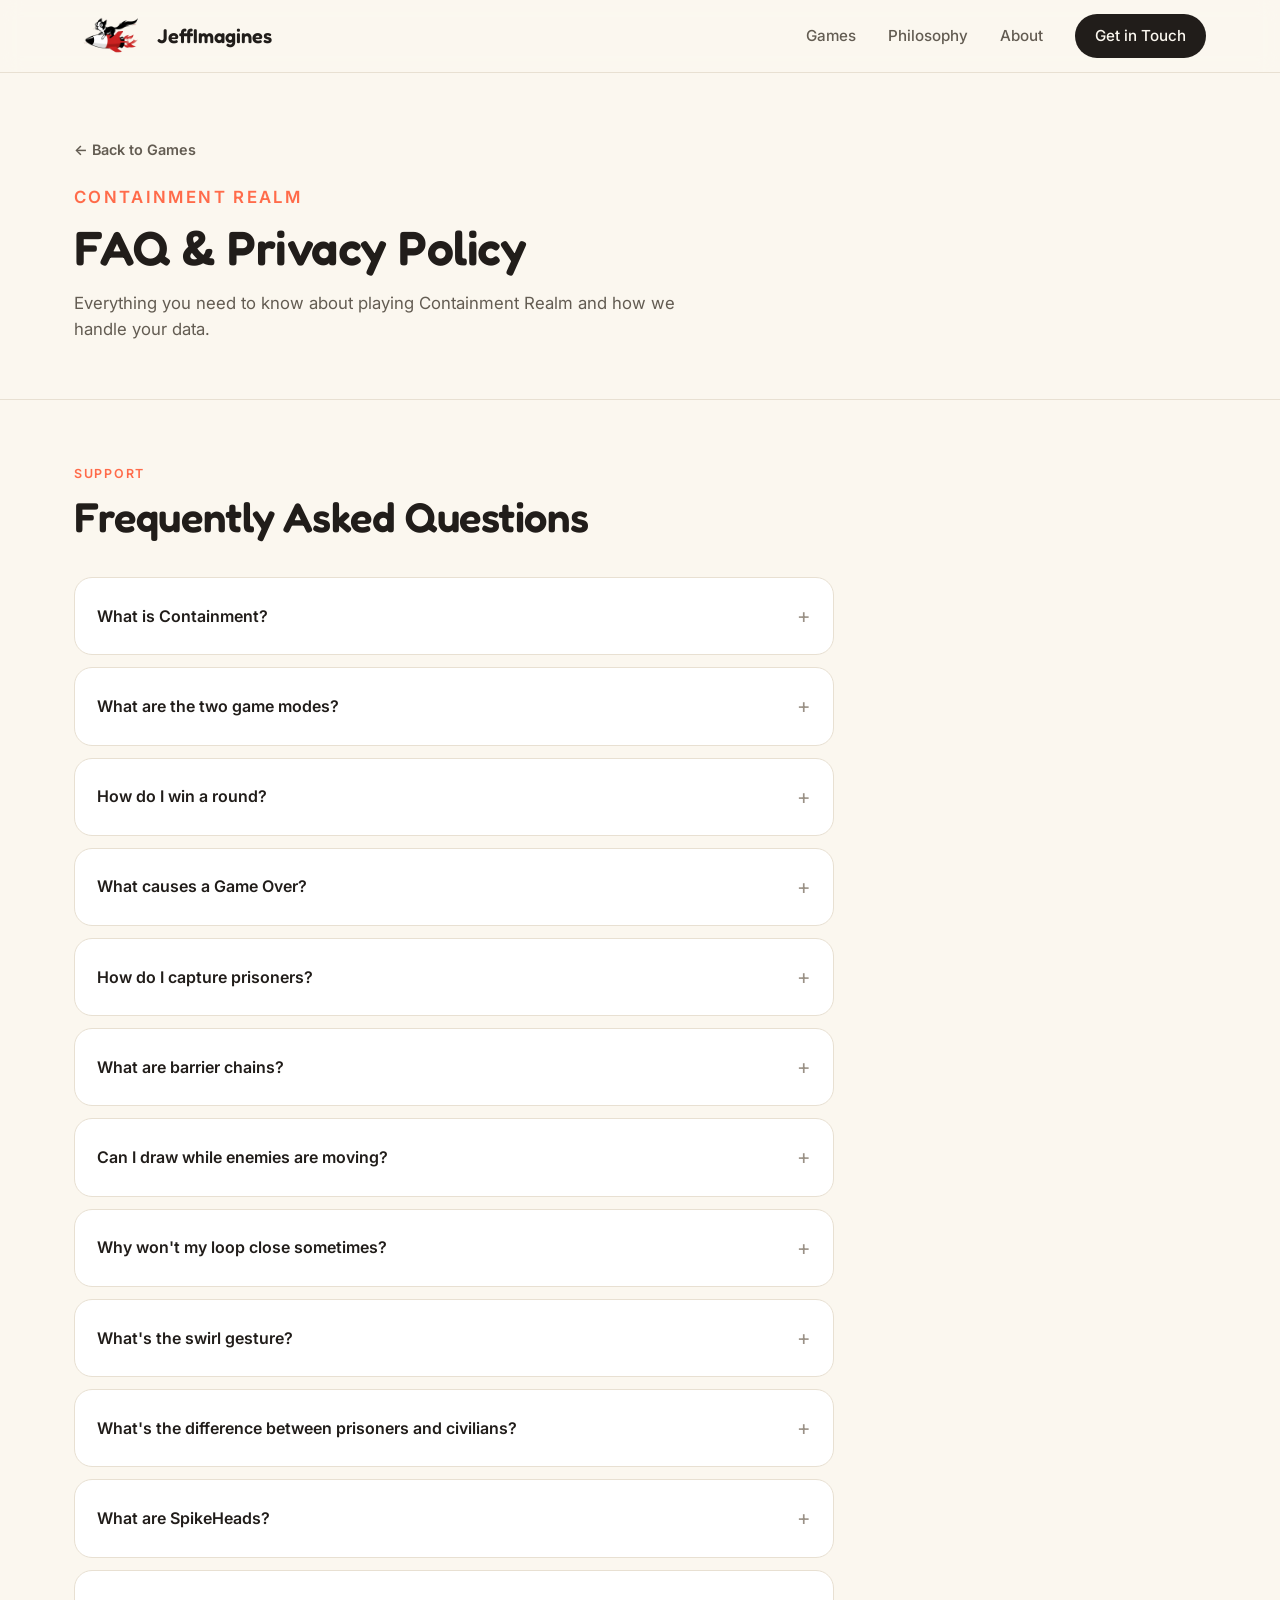
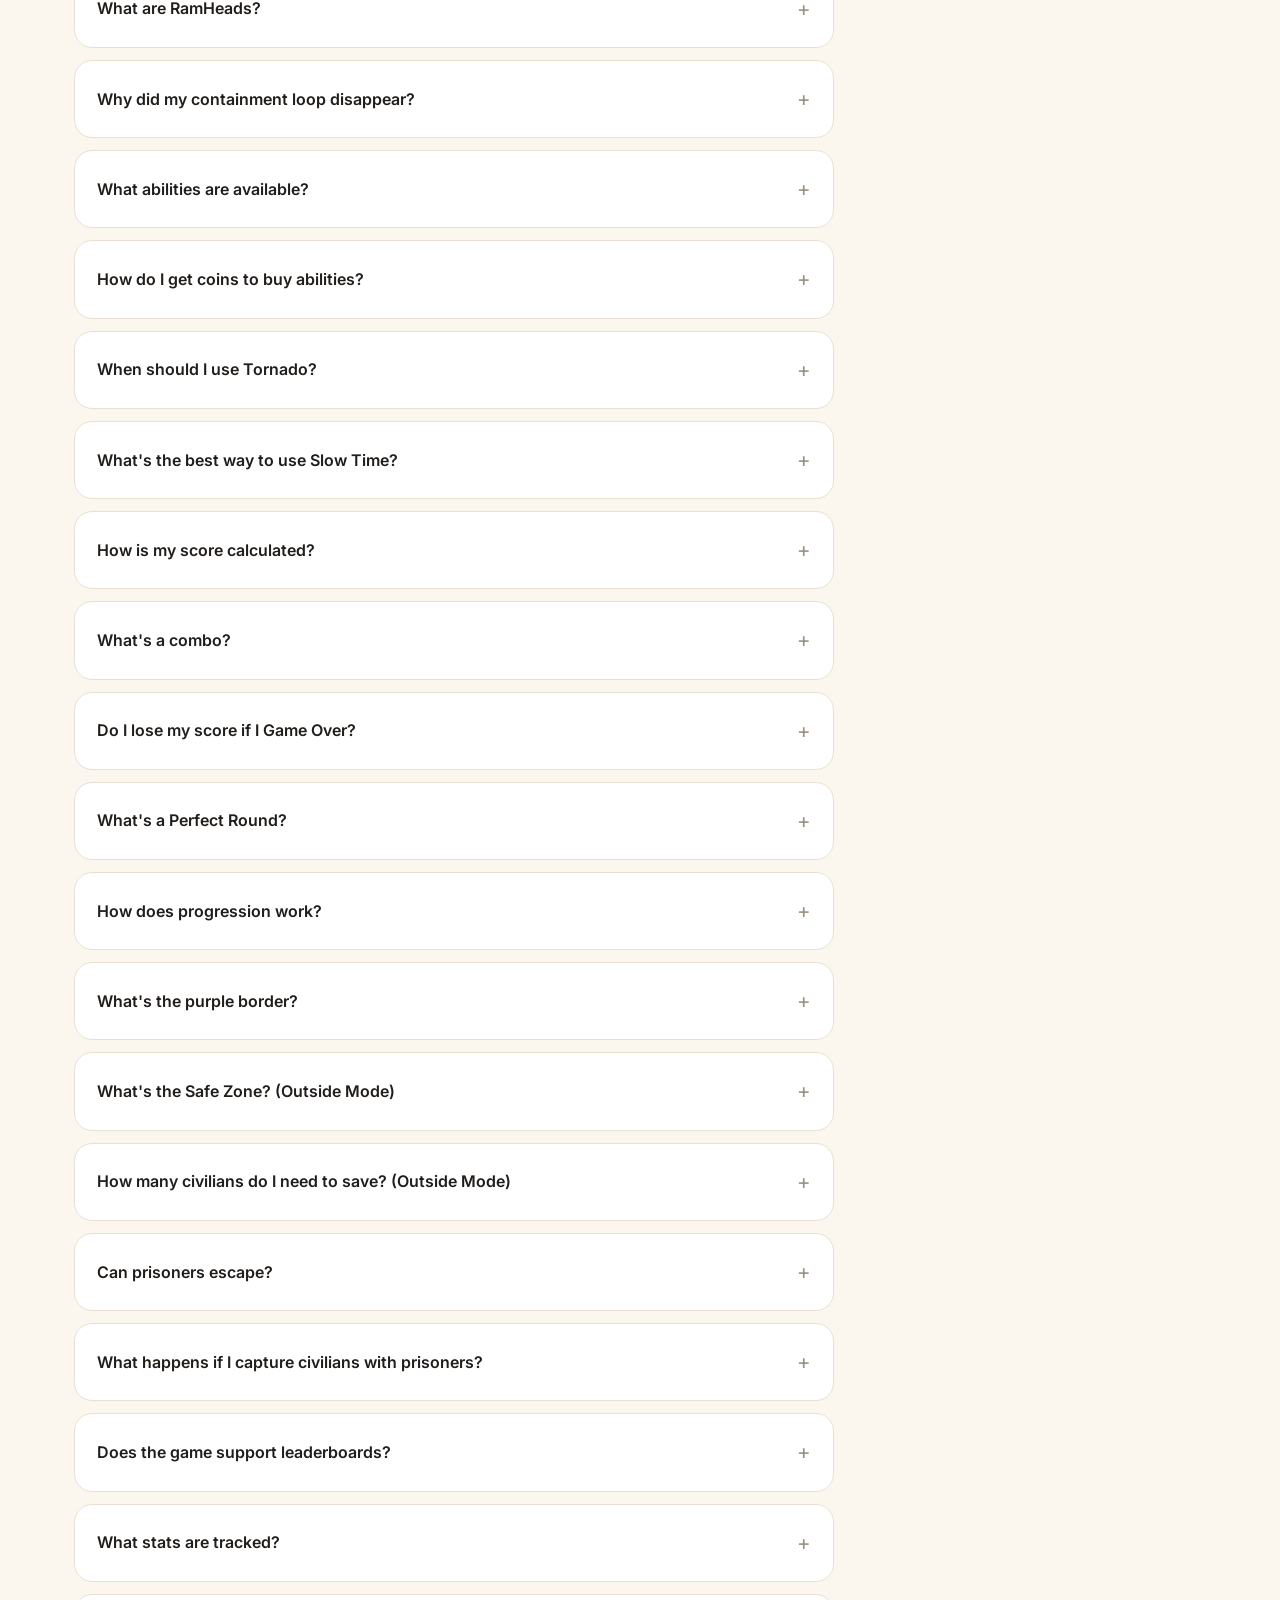
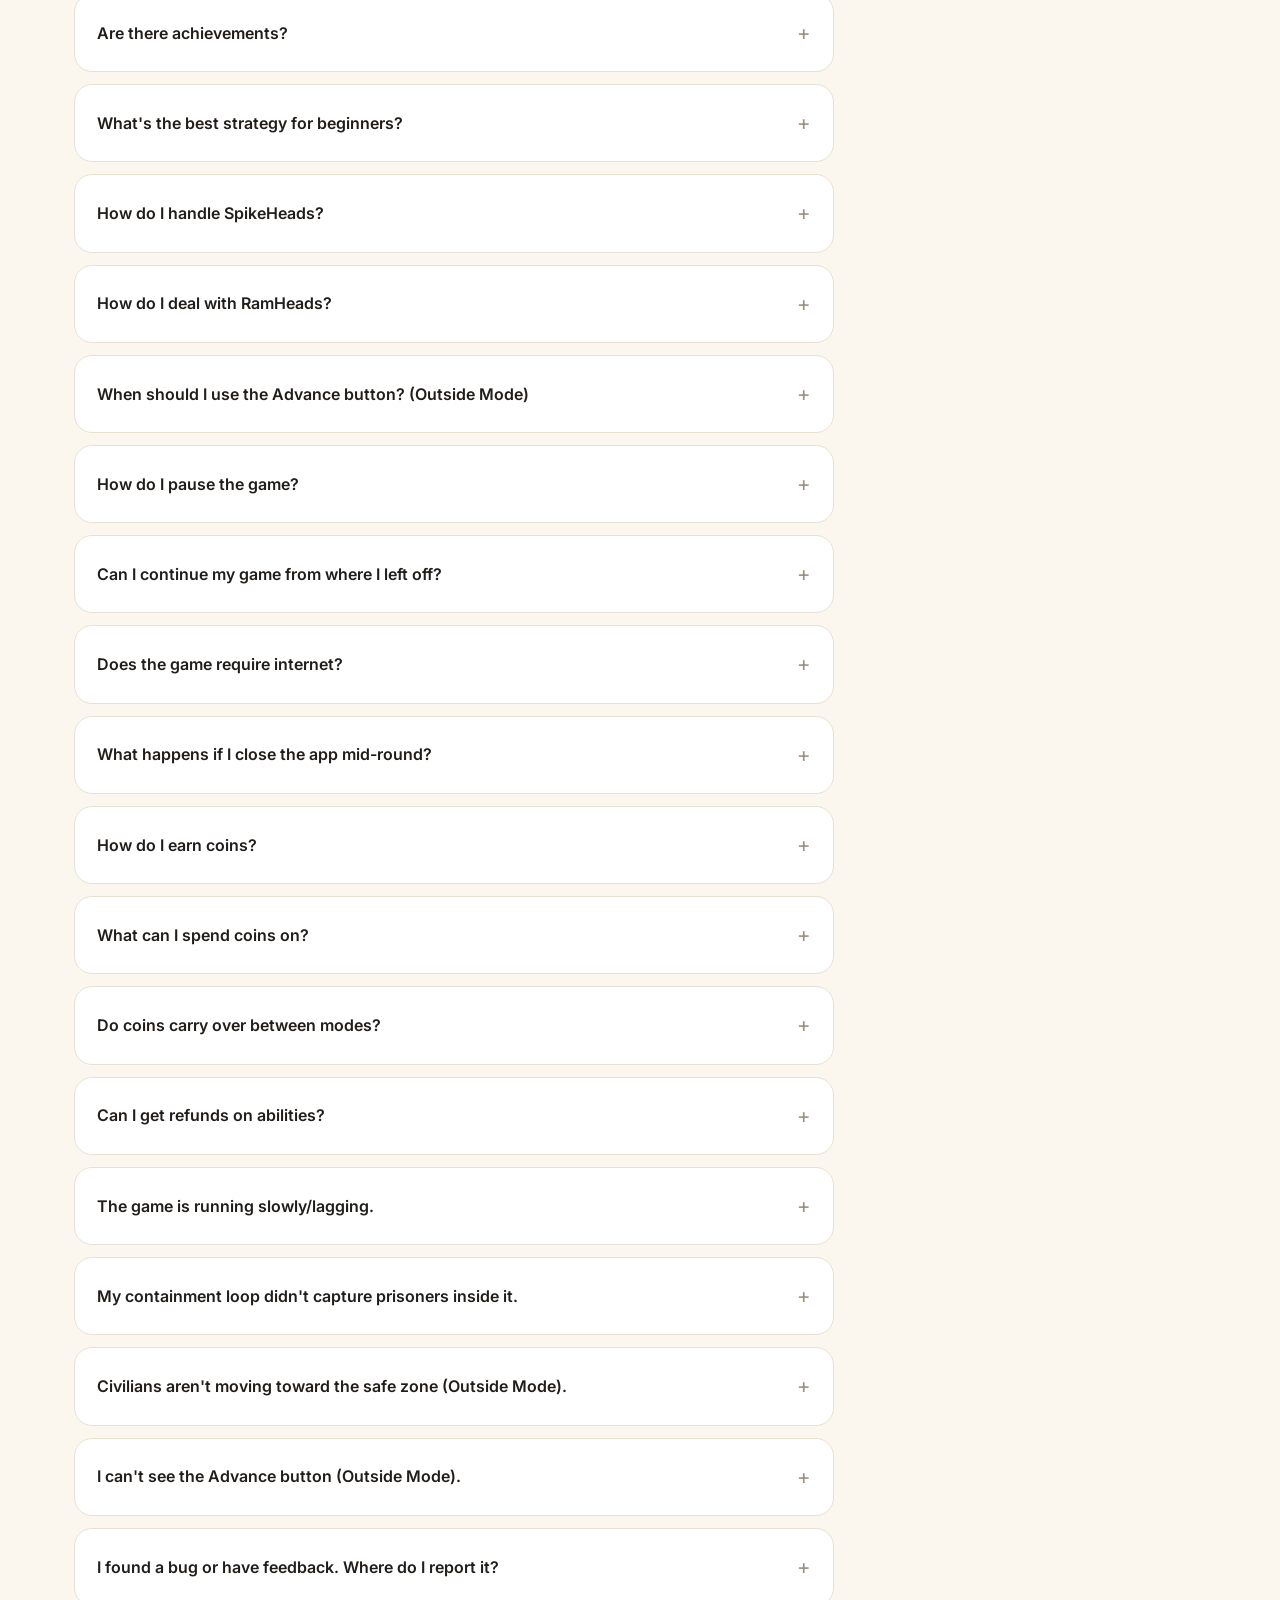
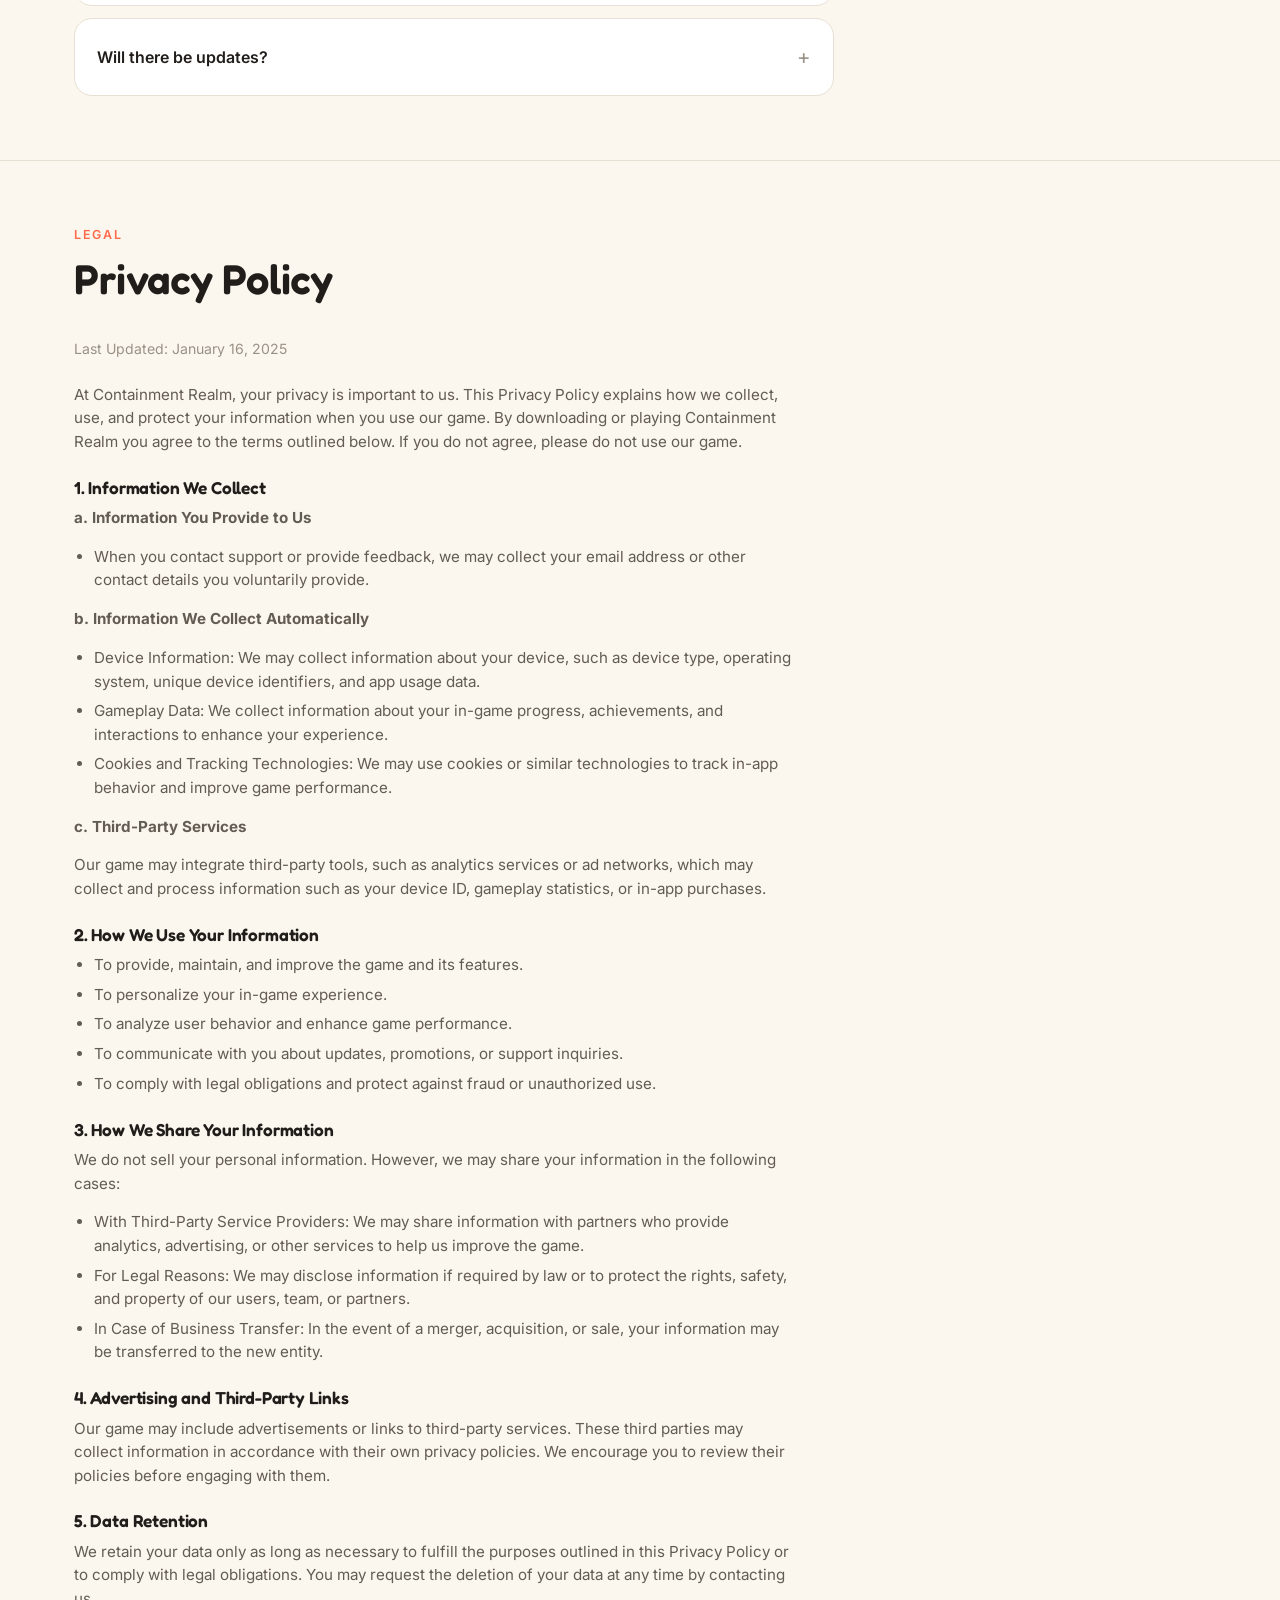
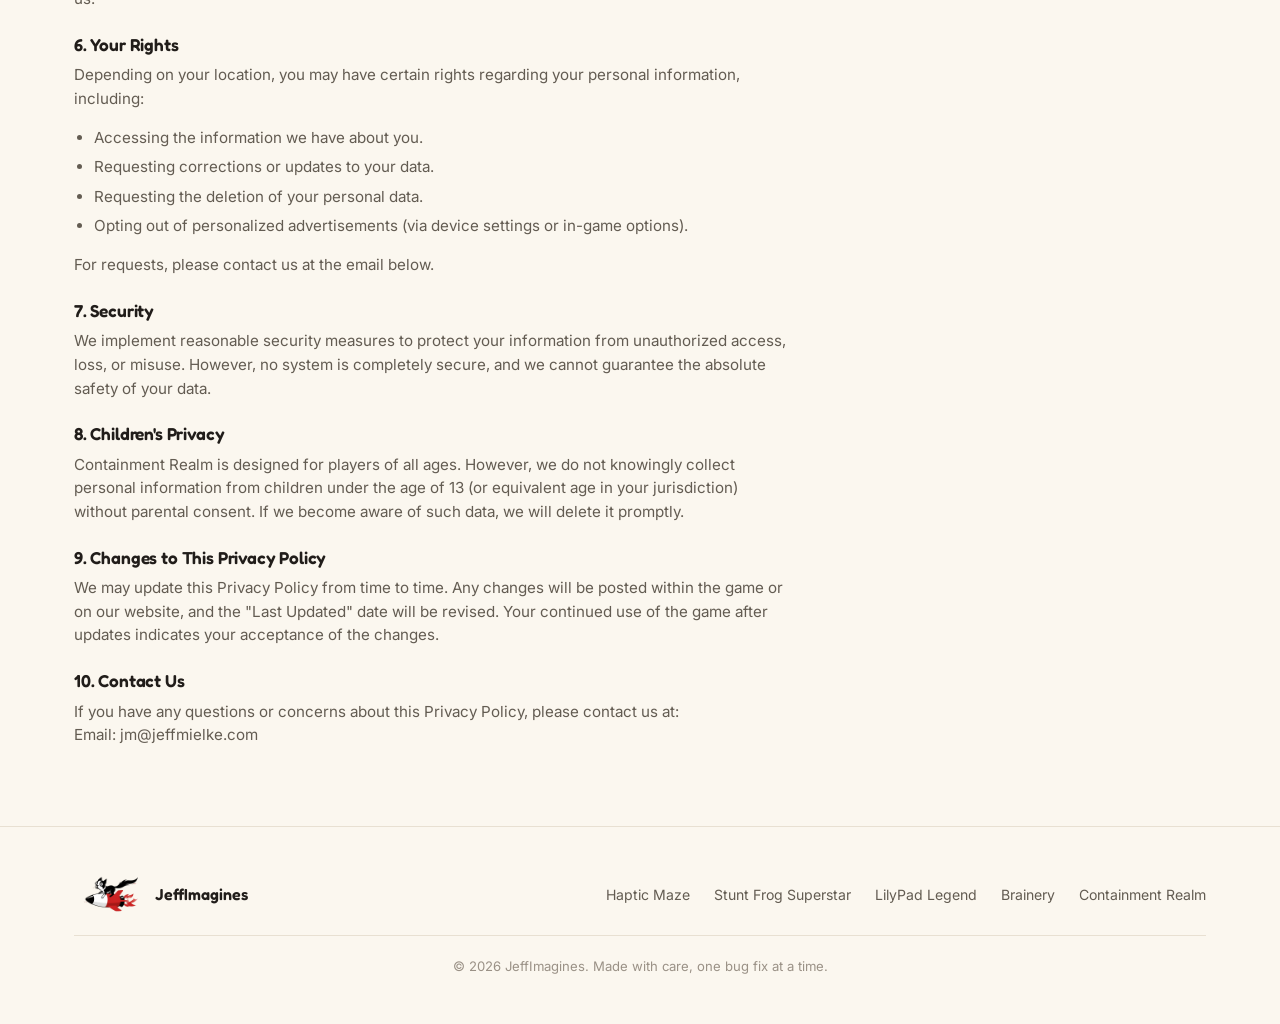
<file: games/containment-realm.html>
<!DOCTYPE html>
<html lang="en">
<head>
<meta charset="UTF-8">
<meta name="viewport" content="width=device-width, initial-scale=1.0">
<title>Containment Realm — FAQ &amp; Privacy Policy | JeffImagines</title>
<meta name="description" content="Frequently asked questions and privacy policy for Containment Realm, the action-strategy containment game from JeffImagines.">
<link rel="icon" href="../assets/logo.PNG" type="image/png">
<link rel="preconnect" href="https://fonts.googleapis.com">
<link rel="preconnect" href="https://fonts.gstatic.com" crossorigin>
<link href="https://fonts.googleapis.com/css2?family=Fredoka:wght@500;600;700&family=Inter:wght@400;500;600;700&display=swap" rel="stylesheet">
<link rel="stylesheet" href="../css/styles.css">
</head>
<body>

<a class="skip-link" href="#main">Skip to content</a>

<header class="site-header" id="top">
  <div class="wrap header-inner">
    <a href="../index.html#top" class="brand">
      <img src="../assets/logo.PNG" alt="" class="brand-mark">
      <span class="brand-name">JeffImagines</span>
    </a>
    <nav class="main-nav" id="main-nav">
      <a href="../index.html#games">Games</a>
      <a href="../index.html#philosophy">Philosophy</a>
      <a href="../index.html#about">About</a>
      <a href="../index.html#contact" class="nav-cta">Get in Touch</a>
    </nav>
    <button class="nav-toggle" id="navToggle" aria-label="Toggle menu" aria-expanded="false" aria-controls="main-nav">
      <span></span><span></span><span></span>
    </button>
  </div>
</header>

<main id="main">

  <section class="legal-hero">
    <div class="wrap">
      <a href="../index.html#games" class="legal-back">← Back to Games</a>
      <p class="eyebrow">Containment Realm</p>
      <h1>FAQ &amp; Privacy Policy</h1>
      <p>Everything you need to know about playing Containment Realm and how we handle your data.</p>
    </div>
  </section>

  <section class="legal-section" id="faq">
    <div class="wrap">
      <div class="section-head">
        <p class="eyebrow">Support</p>
        <h2>Frequently Asked Questions</h2>
      </div>
      <div class="faq-list">

        <details class="faq-item"><summary>What is Containment?</summary>
          <p>Containment is a fast-paced action-strategy game where you must capture escaped prisoners by drawing containment loops around them while protecting innocent civilians. The game features two distinct modes with progressively challenging rounds.</p>
        </details>
        <details class="faq-item"><summary>What are the two game modes?</summary>
          <p><strong>Inside Mode</strong> — A confined arena with breakable borders and damageable walls. Prisoners move in pinball-style physics with perfect bounces.<br><strong>Outside Mode</strong> — A larger outdoor environment with more space to maneuver. Features a safe zone where civilians can be rescued.</p>
        </details>
        <details class="faq-item"><summary>How do I win a round?</summary>
          <p>Inside: capture all prisoners before time runs out. Outside: save the minimum required number of civilians (increases each round) AND capture prisoners before time expires.</p>
        </details>
        <details class="faq-item"><summary>What causes a Game Over?</summary>
          <p>You'll lose if time runs out before meeting objectives, all civilians are eliminated (Outside mode), you fail to save the minimum required civilians (Outside mode), or it becomes mathematically impossible to meet the rescue requirement.</p>
        </details>
        <details class="faq-item"><summary>How do I capture prisoners?</summary>
          <p>Draw a closed loop (lasso) around one or more prisoners. The loop automatically snaps closed when your finger comes near the starting point (within ~40–60 pixels). Once closed, any prisoners inside are captured instantly.</p>
        </details>
        <details class="faq-item"><summary>What are barrier chains?</summary>
          <p>Open lines you can draw that act as temporary walls. Unlike containment loops, these don't close and remain on the field to block prisoner movement. They're useful for corralling prisoners or protecting areas.</p>
        </details>
        <details class="faq-item"><summary>Can I draw while enemies are moving?</summary>
          <p>Yes! The game continues in real-time while you draw. This creates intense moments where you need to predict prisoner movements and draw quickly.</p>
        </details>
        <details class="faq-item"><summary>Why won't my loop close sometimes?</summary>
          <p>Loops won't close if your finger isn't near enough to the starting point, you haven't drawn enough of the loop yet (minimum path length required), or the loop is too small or irregular.</p>
        </details>
        <details class="faq-item"><summary>What's the swirl gesture?</summary>
          <p>In Inside mode, drawing a circular swirl motion (3+ rotations) can trigger special effects. This is an advanced technique for certain situations.</p>
        </details>
        <details class="faq-item"><summary>What's the difference between prisoners and civilians?</summary>
          <p>Prisoners (red) are your targets — capture them by drawing loops around them. Civilians (blue) are innocents you must protect; they're eliminated if captured with prisoners or hit by prisoners.</p>
        </details>
        <details class="faq-item"><summary>What are SpikeHeads?</summary>
          <p>Special prisoners that appear starting in Round 2. They're ~18% larger than normal prisoners, faster and more aggressive, visually distinct (check for their spiky appearance), and scored the same as regular prisoners but more dangerous.</p>
        </details>
        <details class="faq-item"><summary>What are RamHeads?</summary>
          <p>Elite prisoners introduced in Round 5 that can break through containment loops if they hit them twice, break open barrier chains, appear as orange squares, move ~25% larger and faster than SpikeHeads, and cannot be captured by containment loops (only die when civilians are destroyed with them).</p>
        </details>
        <details class="faq-item"><summary>Why did my containment loop disappear?</summary>
          <p>RamHeads can destroy closed loops by hitting them multiple times in quick succession. You'll need to redraw or use abilities to manage them.</p>
        </details>
        <details class="faq-item"><summary>What abilities are available?</summary>
          <p>Four core abilities that cost coins to use: Tornado (pulls all prisoners toward the center for 4 seconds), Wall Builder/Repair (restores damaged borders or builds temporary walls), Slow Time (reduces prisoner speed by 70% for 5 seconds), and Speed Up (Outside mode — boosts civilian movement speed toward the safe zone).</p>
        </details>
        <details class="faq-item"><summary>How do I get coins to buy abilities?</summary>
          <p>Achieve Perfect Rounds (+5 coins) by completing a round with zero civilian casualties. Inside mode also awards +1 coin for perfect rounds.</p>
        </details>
        <details class="faq-item"><summary>When should I use Tornado?</summary>
          <p>Best used when prisoners are scattered across the arena, you need to group them quickly for a mass capture, you're running low on time, or you're setting up a combo capture.</p>
        </details>
        <details class="faq-item"><summary>What's the best way to use Slow Time?</summary>
          <p>Ideal when overwhelmed by fast-moving enemies, during the final seconds of a round, when protecting civilians from nearby prisoners, or when you need precision time to draw complex loops.</p>
        </details>
        <details class="faq-item"><summary>How is my score calculated?</summary>
          <p>+100 points per prisoner captured (Inside mode), +50 points per civilian saved (Outside mode), +250 points when a civilian enters the safe zone (Outside mode), a Time Bonus of remaining seconds × 10 at round completion, and a Combo Bonus for capturing multiple prisoners in one loop.</p>
        </details>
        <details class="faq-item"><summary>What's a combo?</summary>
          <p>Capturing 2 or more prisoners in a single containment loop. The game displays a multiplier (2X, 3X, etc.) and awards bonus points. Combos are tracked per round.</p>
        </details>
        <details class="faq-item"><summary>Do I lose my score if I Game Over?</summary>
          <p>Your high score and highest round reached are always saved. When you continue after a Game Over, you start the next round but your cumulative score resets to 0 (this prevents score farming).</p>
        </details>
        <details class="faq-item"><summary>What's a Perfect Round?</summary>
          <p>A round where zero civilians are killed AND at least some are saved. Perfect rounds award 5 coins (1 coin in Inside mode) as a special bonus.</p>
        </details>
        <details class="faq-item"><summary>How does progression work?</summary>
          <p>Each mode tracks progress independently. Your current round, highest round, and cumulative score are saved. Difficulty increases each round (more prisoners, faster movement, new enemy types), and round completion times are tracked for leaderboards.</p>
        </details>
        <details class="faq-item"><summary>What's the purple border?</summary>
          <p>The outer boundary that contains all gameplay. In Inside mode, this border can take damage from prisoner hits, has segments with health that can break (creating escape routes), can be repaired using the Wall Builder ability, and bounces prisoners in pinball-style physics.</p>
        </details>
        <details class="faq-item"><summary>What's the Safe Zone? (Outside Mode)</summary>
          <p>A special area that spawns mid-round where civilians can be rescued. When civilians enter, they're counted as saved, you earn +250 points immediately, they can no longer be harmed, and progress toward your rescue requirement advances.</p>
        </details>
        <details class="faq-item"><summary>How many civilians do I need to save? (Outside Mode)</summary>
          <p>The requirement increases with rounds — early rounds need a minimum of 5 civilians, and the exact formula scales with round number. The game displays your progress toward this requirement, and if it becomes impossible to meet, the round ends immediately.</p>
        </details>
        <details class="faq-item"><summary>Can prisoners escape?</summary>
          <p>Yes, in Inside mode: if border segments break (health reaches 0), prisoners can escape through holes. Escapes prevent perfect round bonuses. The border can be repaired with the Wall Builder ability.</p>
        </details>
        <details class="faq-item"><summary>What happens if I capture civilians with prisoners?</summary>
          <p>The civilians are destroyed (counted as casualties), you lose potential points, the loop dissolves without capturing anyone, this counts against your perfect round bonus, and in Outside mode it affects your rescue requirement.</p>
        </details>
        <details class="faq-item"><summary>Does the game support leaderboards?</summary>
          <p>Yes — the game integrates with Game Center for highest scores per mode, highest rounds reached, leaderboard comparisons with friends, and achievement tracking.</p>
        </details>
        <details class="faq-item"><summary>What stats are tracked?</summary>
          <p>Total score across both modes, highest round reached per mode, total playtime per mode, round completion times (last 50 rounds), average round completion time, perfect rounds achieved, total prisoners captured, and total civilians saved/lost.</p>
        </details>
        <details class="faq-item"><summary>Are there achievements?</summary>
          <p>Yes, including Grand Master (score 10,000+ points across both modes), Dual Master (make progress in both Inside and Outside modes), Endurance Champion (reach round 50 in any mode), Speed Runner (complete rounds exceptionally fast), and Perfectionist (complete rounds with zero casualties).</p>
        </details>
        <details class="faq-item"><summary>What's the best strategy for beginners?</summary>
          <p>Start with Inside mode to learn containment mechanics, practice drawing quick clean loops, use barrier chains to corral prisoners before capturing, save abilities for emergencies, and prioritize civilian safety over aggressive prisoner captures.</p>
        </details>
        <details class="faq-item"><summary>How do I handle SpikeHeads?</summary>
          <p>Isolate them from regular prisoners when possible, use Slow Time to reduce their speed advantage, draw loops quickly before they escape, and consider Tornado to group them with others.</p>
        </details>
        <details class="faq-item"><summary>How do I deal with RamHeads?</summary>
          <p>Remember: they CAN'T be captured by normal loops. Use Tornado to group them, then draw rapidly. Keep barrier chains away from them (they break through). In emergencies, sacrifice them with civilians as a last resort.</p>
        </details>
        <details class="faq-item"><summary>When should I use the Advance button? (Outside Mode)</summary>
          <p>Once you've met the minimum rescue requirement, you can complete the round early to maximize time bonus, avoid risking civilian casualties, and move to the next round faster. The button only appears after meeting requirements.</p>
        </details>
        <details class="faq-item"><summary>How do I pause the game?</summary>
          <p>Tap the pause button (typically top corner). Note: in rounds with active gameplay, time continues when unfocused unless explicitly paused.</p>
        </details>
        <details class="faq-item"><summary>Can I continue my game from where I left off?</summary>
          <p>Yes! Progress is automatically saved for both modes, including your current round, cumulative score (resets to 0 after Game Over), highest round reached, ability inventory, and coin balance.</p>
        </details>
        <details class="faq-item"><summary>Does the game require internet?</summary>
          <p>Internet is only needed for Game Center features (leaderboards, achievements) and initial authentication. Offline play is fully supported for core gameplay.</p>
        </details>
        <details class="faq-item"><summary>What happens if I close the app mid-round?</summary>
          <p>The round state is preserved. When you return, you can continue from where you left off (with adjusted time).</p>
        </details>
        <details class="faq-item"><summary>How do I earn coins?</summary>
          <p>Currently, coins are primarily earned through Perfect Round bonuses: +5 coins per Perfect Round (Outside mode) and +1 coin per Perfect Round (Inside mode).</p>
        </details>
        <details class="faq-item"><summary>What can I spend coins on?</summary>
          <p>Purchase ability charges: Tornado charges, Wall Builder charges, Slow Time charges, and Speed Up charges (Outside mode).</p>
        </details>
        <details class="faq-item"><summary>Do coins carry over between modes?</summary>
          <p>Yes! Your coin balance is shared across both Inside and Outside modes.</p>
        </details>
        <details class="faq-item"><summary>Can I get refunds on abilities?</summary>
          <p>No, once an ability is activated, the coin is spent regardless of outcome. Use them strategically!</p>
        </details>
        <details class="faq-item"><summary>The game is running slowly/lagging.</summary>
          <p>Performance is a priority. If you experience issues, close background apps and restart the game. The game is optimized for 60 FPS on modern iOS devices.</p>
        </details>
        <details class="faq-item"><summary>My containment loop didn't capture prisoners inside it.</summary>
          <p>This can happen if RamHeads were inside (they can't be captured by loops), civilians were mixed in (destroys civilians instead), the loop wasn't fully closed, or there was a visual glitch (rare).</p>
        </details>
        <details class="faq-item"><summary>Civilians aren't moving toward the safe zone (Outside Mode).</summary>
          <p>Civilians have intelligent steering but may be blocked by barriers or obstacles, be fleeing from nearby prisoners, need the Speed Up ability for faster movement, or take time to pathfind around obstacles.</p>
        </details>
        <details class="faq-item"><summary>I can't see the Advance button (Outside Mode).</summary>
          <p>The button only appears when you've rescued the minimum required civilians, the round is still active (not game over), and you haven't already completed the round.</p>
        </details>
        <details class="faq-item"><summary>I found a bug or have feedback. Where do I report it?</summary>
          <p>Please provide feedback through in-game feedback options or email support.</p>
        </details>
        <details class="faq-item"><summary>Will there be updates?</summary>
          <p>The game is actively maintained with focus on performance optimization, balance adjustments, new features based on player feedback, and bug fixes.</p>
        </details>
      </div>
    </div>
  </section>

  <section class="legal-section" id="privacy">
    <div class="wrap">
      <div class="section-head">
        <p class="eyebrow">Legal</p>
        <h2>Privacy Policy</h2>
      </div>
      <div class="legal-prose">
        <p class="legal-updated">Last Updated: January 16, 2025</p>
        <p>At Containment Realm, your privacy is important to us. This Privacy Policy explains how we collect, use, and protect your information when you use our game. By downloading or playing Containment Realm you agree to the terms outlined below. If you do not agree, please do not use our game.</p>

        <h3>1. Information We Collect</h3>
        <p><strong>a. Information You Provide to Us</strong></p>
        <ul>
          <li>When you contact support or provide feedback, we may collect your email address or other contact details you voluntarily provide.</li>
        </ul>
        <p><strong>b. Information We Collect Automatically</strong></p>
        <ul>
          <li>Device Information: We may collect information about your device, such as device type, operating system, unique device identifiers, and app usage data.</li>
          <li>Gameplay Data: We collect information about your in-game progress, achievements, and interactions to enhance your experience.</li>
          <li>Cookies and Tracking Technologies: We may use cookies or similar technologies to track in-app behavior and improve game performance.</li>
        </ul>
        <p><strong>c. Third-Party Services</strong></p>
        <p>Our game may integrate third-party tools, such as analytics services or ad networks, which may collect and process information such as your device ID, gameplay statistics, or in-app purchases.</p>

        <h3>2. How We Use Your Information</h3>
        <ul>
          <li>To provide, maintain, and improve the game and its features.</li>
          <li>To personalize your in-game experience.</li>
          <li>To analyze user behavior and enhance game performance.</li>
          <li>To communicate with you about updates, promotions, or support inquiries.</li>
          <li>To comply with legal obligations and protect against fraud or unauthorized use.</li>
        </ul>

        <h3>3. How We Share Your Information</h3>
        <p>We do not sell your personal information. However, we may share your information in the following cases:</p>
        <ul>
          <li>With Third-Party Service Providers: We may share information with partners who provide analytics, advertising, or other services to help us improve the game.</li>
          <li>For Legal Reasons: We may disclose information if required by law or to protect the rights, safety, and property of our users, team, or partners.</li>
          <li>In Case of Business Transfer: In the event of a merger, acquisition, or sale, your information may be transferred to the new entity.</li>
        </ul>

        <h3>4. Advertising and Third-Party Links</h3>
        <p>Our game may include advertisements or links to third-party services. These third parties may collect information in accordance with their own privacy policies. We encourage you to review their policies before engaging with them.</p>

        <h3>5. Data Retention</h3>
        <p>We retain your data only as long as necessary to fulfill the purposes outlined in this Privacy Policy or to comply with legal obligations. You may request the deletion of your data at any time by contacting us.</p>

        <h3>6. Your Rights</h3>
        <p>Depending on your location, you may have certain rights regarding your personal information, including:</p>
        <ul>
          <li>Accessing the information we have about you.</li>
          <li>Requesting corrections or updates to your data.</li>
          <li>Requesting the deletion of your personal data.</li>
          <li>Opting out of personalized advertisements (via device settings or in-game options).</li>
        </ul>
        <p>For requests, please contact us at the email below.</p>

        <h3>7. Security</h3>
        <p>We implement reasonable security measures to protect your information from unauthorized access, loss, or misuse. However, no system is completely secure, and we cannot guarantee the absolute safety of your data.</p>

        <h3>8. Children's Privacy</h3>
        <p>Containment Realm is designed for players of all ages. However, we do not knowingly collect personal information from children under the age of 13 (or equivalent age in your jurisdiction) without parental consent. If we become aware of such data, we will delete it promptly.</p>

        <h3>9. Changes to This Privacy Policy</h3>
        <p>We may update this Privacy Policy from time to time. Any changes will be posted within the game or on our website, and the "Last Updated" date will be revised. Your continued use of the game after updates indicates your acceptance of the changes.</p>

        <h3>10. Contact Us</h3>
        <p>If you have any questions or concerns about this Privacy Policy, please contact us at:<br>
        Email: <a href="mailto:jm@jeffmielke.com">jm@jeffmielke.com</a></p>
      </div>
    </div>
  </section>

</main>

<footer class="site-footer">
  <div class="wrap footer-inner">
    <div class="footer-brand">
      <img src="../assets/logo.PNG" alt="" class="brand-mark"> JeffImagines
    </div>
    <nav class="footer-links">
      <a href="https://hapticmaze.com" target="_blank" rel="noopener">Haptic Maze</a>
      <a href="https://stuntfrogsuperstar.com" target="_blank" rel="noopener">Stunt Frog Superstar</a>
      <a href="https://www.lilypadlegend.com" target="_blank" rel="noopener">LilyPad Legend</a>
      <a href="https://pixelfilm44.github.io/brainery-marketing/" target="_blank" rel="noopener">Brainery</a>
      <a href="https://apps.apple.com/us/app/containment-realm/id6751374012" target="_blank" rel="noopener">Containment Realm</a>
    </nav>
    <p class="footer-copy">© <span id="year"></span> JeffImagines. Made with care, one bug fix at a time.</p>
  </div>
</footer>

<script src="../js/main.js"></script>
</body>
</html>
</file>
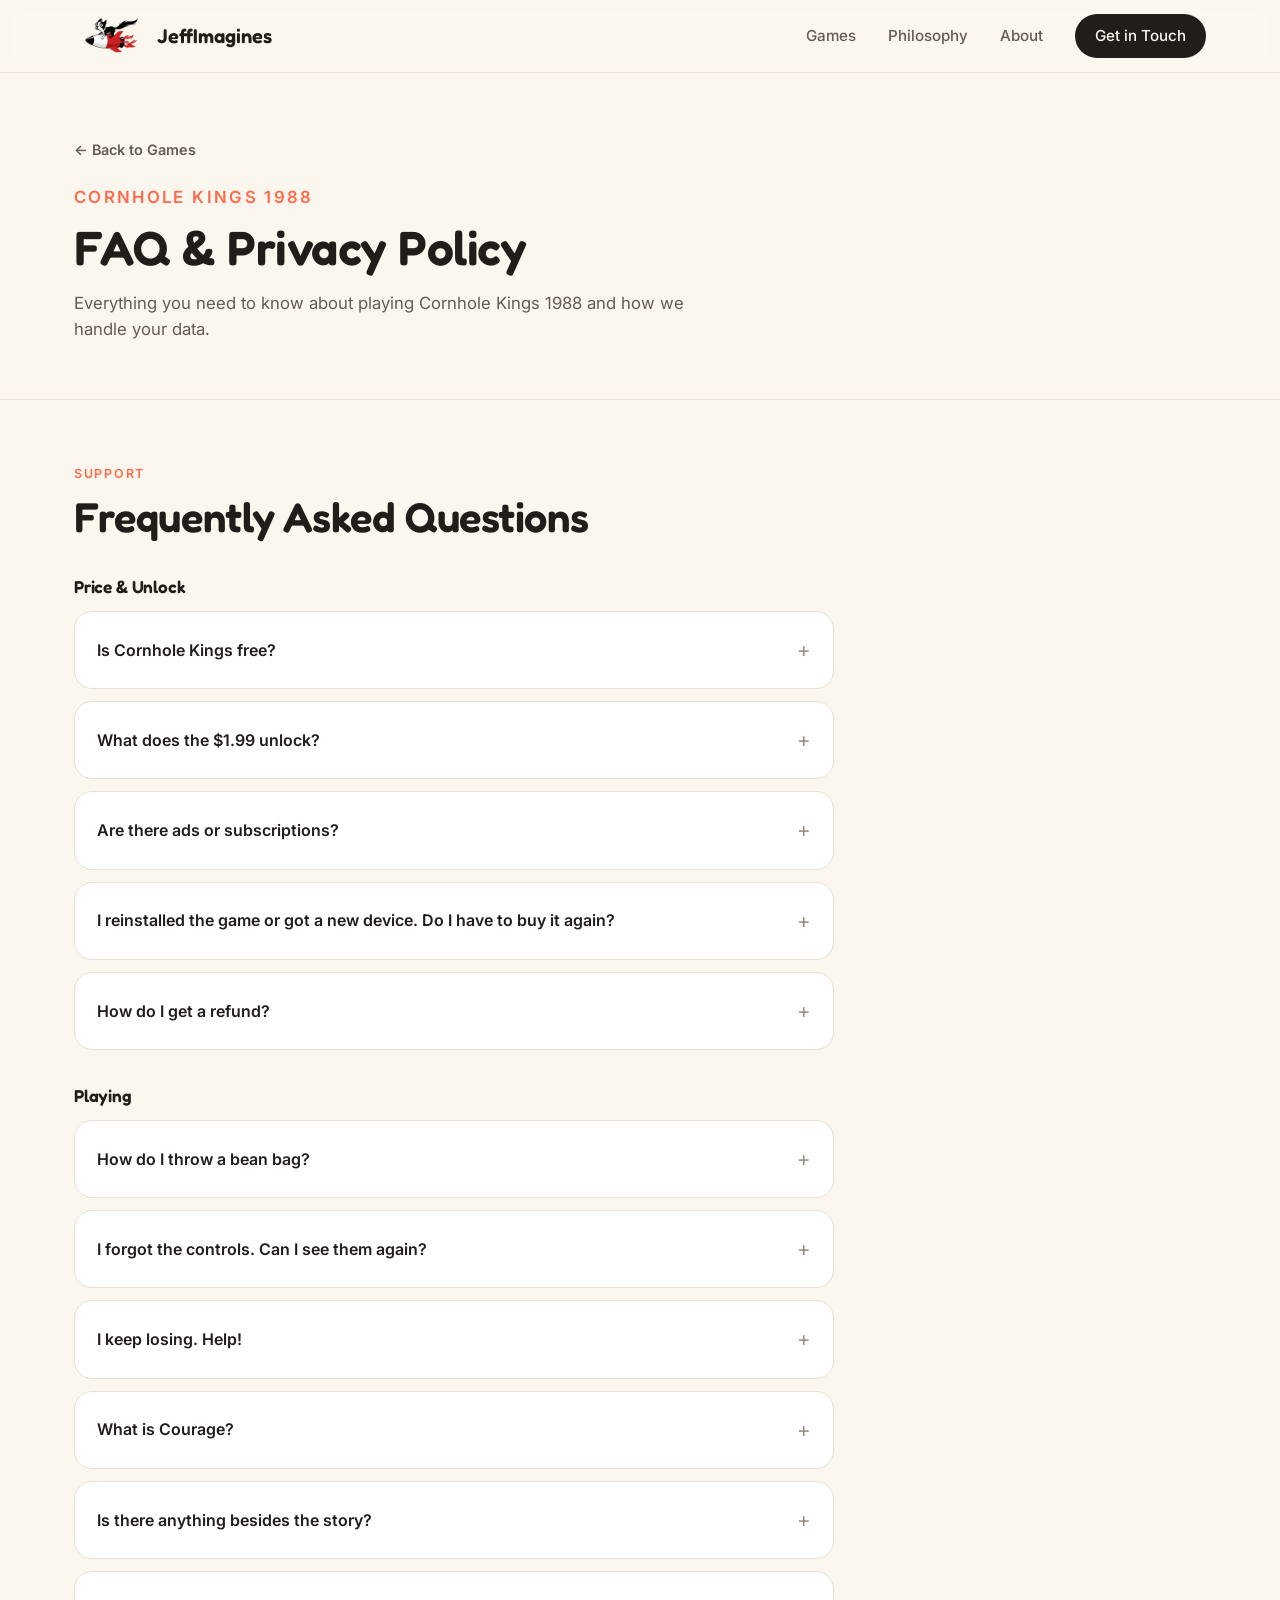
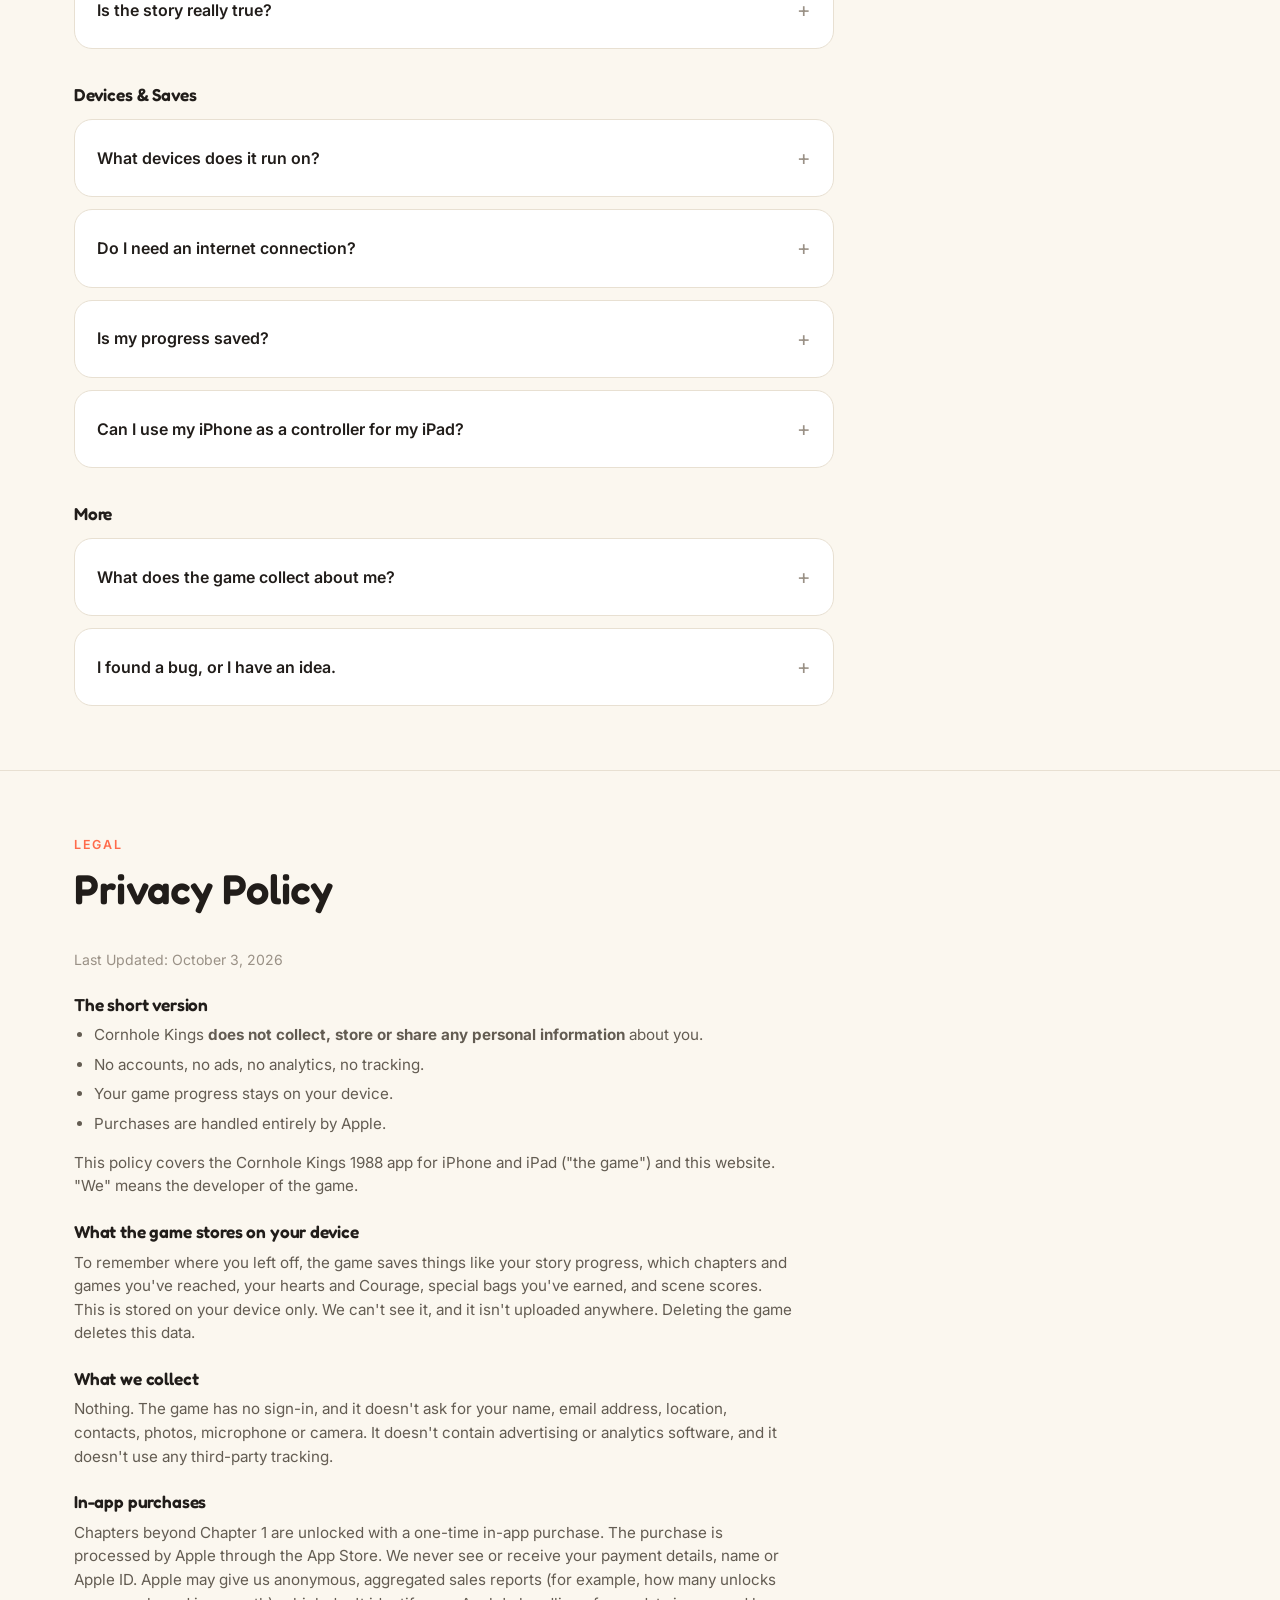
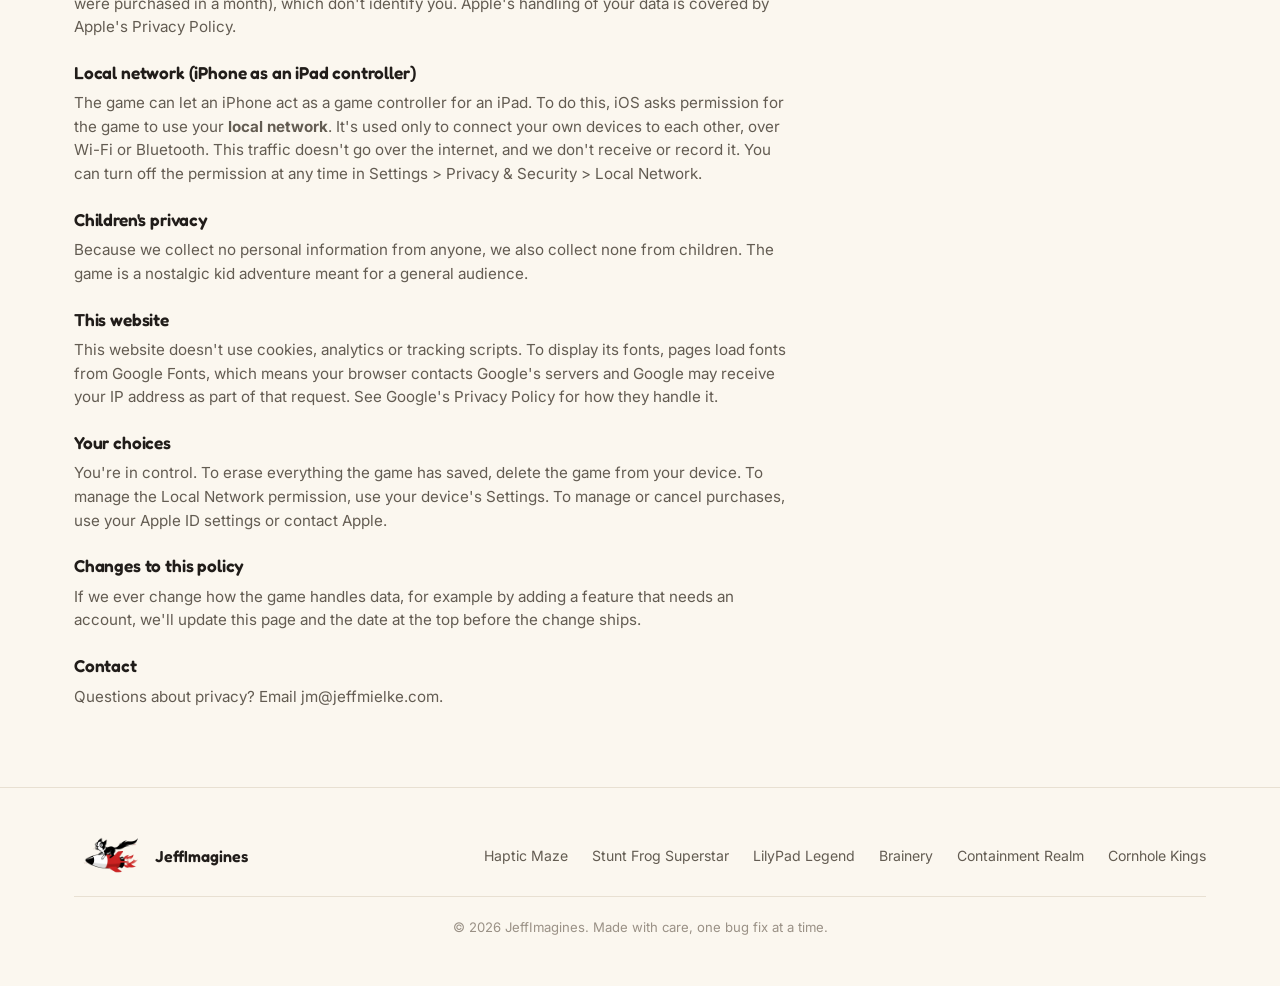
<file: games/cornhole-kings.html>
<!DOCTYPE html>
<html lang="en">
<head>
<meta charset="UTF-8">
<meta name="viewport" content="width=device-width, initial-scale=1.0">
<title>Cornhole Kings 1988 — FAQ &amp; Privacy Policy | JeffImagines</title>
<meta name="description" content="Frequently asked questions and privacy policy for Cornhole Kings 1988, the 16-bit coming-of-age story game from JeffImagines.">
<link rel="icon" href="../assets/logo.PNG" type="image/png">
<link rel="preconnect" href="https://fonts.googleapis.com">
<link rel="preconnect" href="https://fonts.gstatic.com" crossorigin>
<link href="https://fonts.googleapis.com/css2?family=Fredoka:wght@500;600;700&family=Inter:wght@400;500;600;700&display=swap" rel="stylesheet">
<link rel="stylesheet" href="../css/styles.css">
</head>
<body>

<a class="skip-link" href="#main">Skip to content</a>

<header class="site-header" id="top">
  <div class="wrap header-inner">
    <a href="../index.html#top" class="brand">
      <img src="../assets/logo.PNG" alt="" class="brand-mark">
      <span class="brand-name">JeffImagines</span>
    </a>
    <nav class="main-nav" id="main-nav">
      <a href="../index.html#games">Games</a>
      <a href="../index.html#philosophy">Philosophy</a>
      <a href="../index.html#about">About</a>
      <a href="../index.html#contact" class="nav-cta">Get in Touch</a>
    </nav>
    <button class="nav-toggle" id="navToggle" aria-label="Toggle menu" aria-expanded="false" aria-controls="main-nav">
      <span></span><span></span><span></span>
    </button>
  </div>
</header>

<main id="main">

  <section class="legal-hero">
    <div class="wrap">
      <a href="../index.html#games" class="legal-back">← Back to Games</a>
      <p class="eyebrow">Cornhole Kings 1988</p>
      <h1>FAQ &amp; Privacy Policy</h1>
      <p>Everything you need to know about playing Cornhole Kings 1988 and how we handle your data.</p>
    </div>
  </section>

  <section class="legal-section" id="faq">
    <div class="wrap">
      <div class="section-head">
        <p class="eyebrow">Support</p>
        <h2>Frequently Asked Questions</h2>
      </div>
      <div class="faq-group">
        <h3>Price &amp; Unlock</h3>
        <div class="faq-list">
          <details class="faq-item">
            <summary>Is Cornhole Kings free?</summary>
            <p>Yes, it's free to download and try. The Prologue and Chapter 1 are completely free. To keep going past Chapter 1, you unlock the rest of the story with a one-time in-app purchase of <strong>$1.99</strong>.</p>
          </details>
          <details class="faq-item">
            <summary>What does the $1.99 unlock?</summary>
            <p>It opens every chapter after Chapter 1, so you can play the story all the way through to the long walk home. It's one purchase, not one per chapter.</p>
          </details>
          <details class="faq-item">
            <summary>Are there ads or subscriptions?</summary>
            <p>No ads and no subscriptions. The one in-app purchase is the $1.99 unlock, and that's the only thing you'll ever be asked to buy.</p>
          </details>
          <details class="faq-item">
            <summary>I reinstalled the game or got a new device. Do I have to buy it again?</summary>
            <p>No. Your purchase belongs to your Apple ID. Sign in with the same Apple ID on your new device and use <strong>Restore Purchases</strong> in the game to get your unlock back.</p>
          </details>
          <details class="faq-item">
            <summary>How do I get a refund?</summary>
            <p>Purchases are handled by Apple, so refunds are too. Visit <a href="https://reportaproblem.apple.com" target="_blank" rel="noopener">reportaproblem.apple.com</a> and request one there.</p>
          </details>
        </div>
      </div>
      <div class="faq-group">
        <h3>Playing</h3>
        <div class="faq-list">
          <details class="faq-item">
            <summary>How do I throw a bean bag?</summary>
            <p>Pull back inside the throw circle, then flip forward. A gentle flip is a toss, and a harder flip is a drive. Vovo teaches it to you in the Prologue, and each match has a few tips along the way.</p>
          </details>
          <details class="faq-item">
            <summary>I forgot the controls. Can I see them again?</summary>
            <p>Tap the <strong>?</strong> (HELP) button any time. It pauses the game and replays that scene's how-to-play tips.</p>
          </details>
          <details class="faq-item">
            <summary>I keep losing. Help!</summary>
            <p>Don't sweat it. The game goes easier on you the more you retry a scene, with wider timing windows, slower enemies and shorter retry intros. Rematches never get harder.</p>
          </details>
          <details class="faq-item">
            <summary>What is Courage?</summary>
            <p>Courage is Jack's emotional meter. Hesitation and embarrassment drain it, and brave moments fill it. In action scenes, hearts are what keep him in the game.</p>
          </details>
          <details class="faq-item">
            <summary>Is there anything besides the story?</summary>
            <p>Yes. <strong>Quick Play</strong> lets you play one cornhole match on its own, either two players passing the device or one player against characters from the story. Opponents open up as you beat them in the story. There's also a chapter select so you can replay any game you've already reached.</p>
          </details>
          <details class="faq-item">
            <summary>Is the story really true?</summary>
            <p>Partially. Meriden, Connecticut, the summer of 1988, and a lot of bean bags are real. We're not telling you which parts.</p>
          </details>
        </div>
      </div>
      <div class="faq-group">
        <h3>Devices &amp; Saves</h3>
        <div class="faq-list">
          <details class="faq-item">
            <summary>What devices does it run on?</summary>
            <p>iPhone and iPad running iOS 17 or later. The game plays in landscape.</p>
          </details>
          <details class="faq-item">
            <summary>Do I need an internet connection?</summary>
            <p>No. Cornhole Kings plays fully offline. The only time it needs a connection is to buy or restore the unlock through the App Store.</p>
          </details>
          <details class="faq-item">
            <summary>Is my progress saved?</summary>
            <p>Yes, automatically, on your device. There's no cloud sync, so if you delete the game, your saved progress goes with it. Your purchase is safe, though, because Apple keeps track of it for you.</p>
          </details>
          <details class="faq-item">
            <summary>Can I use my iPhone as a controller for my iPad?</summary>
            <p>Yes. Open the game on both devices, then on the iPhone go to <strong>Options</strong> and tap <strong>Use as iPad Controller</strong>. The two devices find each other over Wi-Fi or Bluetooth with no pairing codes, and the iPhone becomes a gamepad with a D-pad, A and B buttons, and HELP and PAUSE. iOS may ask for <strong>Local Network</strong> permission the first time. The game only uses it to talk between your own devices, and nothing is sent over the internet.</p>
          </details>
        </div>
      </div>
      <div class="faq-group">
        <h3>More</h3>
        <div class="faq-list">
          <details class="faq-item">
            <summary>What does the game collect about me?</summary>
            <p>Nothing. No accounts, no tracking, no analytics. Read the full <a href="#privacy">Privacy Policy</a> below.</p>
          </details>
          <details class="faq-item">
            <summary>I found a bug, or I have an idea.</summary>
            <p>We'd love to hear it. Email <a href="mailto:jm@jeffmielke.com">jm@jeffmielke.com</a> and tell us which device and iOS version you're on and what happened.</p>
          </details>
        </div>
      </div>
    </div>
  </section>

  <section class="legal-section" id="privacy">
    <div class="wrap">
      <div class="section-head">
        <p class="eyebrow">Legal</p>
        <h2>Privacy Policy</h2>
      </div>
      <div class="legal-prose">
        <p class="legal-updated">Last Updated: October 3, 2026</p>

        <h3>The short version</h3>
        <ul>
          <li>Cornhole Kings <strong>does not collect, store or share any personal information</strong> about you.</li>
          <li>No accounts, no ads, no analytics, no tracking.</li>
          <li>Your game progress stays on your device.</li>
          <li>Purchases are handled entirely by Apple.</li>
        </ul>

        <p>This policy covers the Cornhole Kings 1988 app for iPhone and iPad ("the game") and this website. "We" means the developer of the game.</p>

        <h3>What the game stores on your device</h3>
        <p>To remember where you left off, the game saves things like your story progress, which chapters and games you've reached, your hearts and Courage, special bags you've earned, and scene scores. This is stored on your device only. We can't see it, and it isn't uploaded anywhere. Deleting the game deletes this data.</p>

        <h3>What we collect</h3>
        <p>Nothing. The game has no sign-in, and it doesn't ask for your name, email address, location, contacts, photos, microphone or camera. It doesn't contain advertising or analytics software, and it doesn't use any third-party tracking.</p>

        <h3>In-app purchases</h3>
        <p>Chapters beyond Chapter 1 are unlocked with a one-time in-app purchase. The purchase is processed by Apple through the App Store. We never see or receive your payment details, name or Apple ID. Apple may give us anonymous, aggregated sales reports (for example, how many unlocks were purchased in a month), which don't identify you. Apple's handling of your data is covered by <a href="https://www.apple.com/legal/privacy/" target="_blank" rel="noopener">Apple's Privacy Policy</a>.</p>

        <h3>Local network (iPhone as an iPad controller)</h3>
        <p>The game can let an iPhone act as a game controller for an iPad. To do this, iOS asks permission for the game to use your <strong>local network</strong>. It's used only to connect your own devices to each other, over Wi-Fi or Bluetooth. This traffic doesn't go over the internet, and we don't receive or record it. You can turn off the permission at any time in Settings &gt; Privacy &amp; Security &gt; Local Network.</p>

        <h3>Children's privacy</h3>
        <p>Because we collect no personal information from anyone, we also collect none from children. The game is a nostalgic kid adventure meant for a general audience.</p>

        <h3>This website</h3>
        <p>This website doesn't use cookies, analytics or tracking scripts. To display its fonts, pages load fonts from Google Fonts, which means your browser contacts Google's servers and Google may receive your IP address as part of that request. See <a href="https://policies.google.com/privacy" target="_blank" rel="noopener">Google's Privacy Policy</a> for how they handle it.</p>

        <h3>Your choices</h3>
        <p>You're in control. To erase everything the game has saved, delete the game from your device. To manage the Local Network permission, use your device's Settings. To manage or cancel purchases, use your Apple ID settings or contact Apple.</p>

        <h3>Changes to this policy</h3>
        <p>If we ever change how the game handles data, for example by adding a feature that needs an account, we'll update this page and the date at the top before the change ships.</p>

        <h3>Contact</h3>
        <p>Questions about privacy? Email <a href="mailto:jm@jeffmielke.com">jm@jeffmielke.com</a>.</p>
      </div>
    </div>
  </section>

</main>

<footer class="site-footer">
  <div class="wrap footer-inner">
    <div class="footer-brand">
      <img src="../assets/logo.PNG" alt="" class="brand-mark"> JeffImagines
    </div>
    <nav class="footer-links">
      <a href="https://hapticmaze.com" target="_blank" rel="noopener">Haptic Maze</a>
      <a href="https://stuntfrogsuperstar.com" target="_blank" rel="noopener">Stunt Frog Superstar</a>
      <a href="https://www.lilypadlegend.com" target="_blank" rel="noopener">LilyPad Legend</a>
      <a href="https://pixelfilm44.github.io/brainery-marketing/" target="_blank" rel="noopener">Brainery</a>
      <a href="https://apps.apple.com/us/app/containment-realm/id6751374012" target="_blank" rel="noopener">Containment Realm</a>
      <a href="https://cornhole-kings.jmielke.workers.dev/" target="_blank" rel="noopener">Cornhole Kings</a>
    </nav>
    <p class="footer-copy">© <span id="year"></span> JeffImagines. Made with care, one bug fix at a time.</p>
  </div>
</footer>

<script src="../js/main.js"></script>
</body>
</html>
</file>
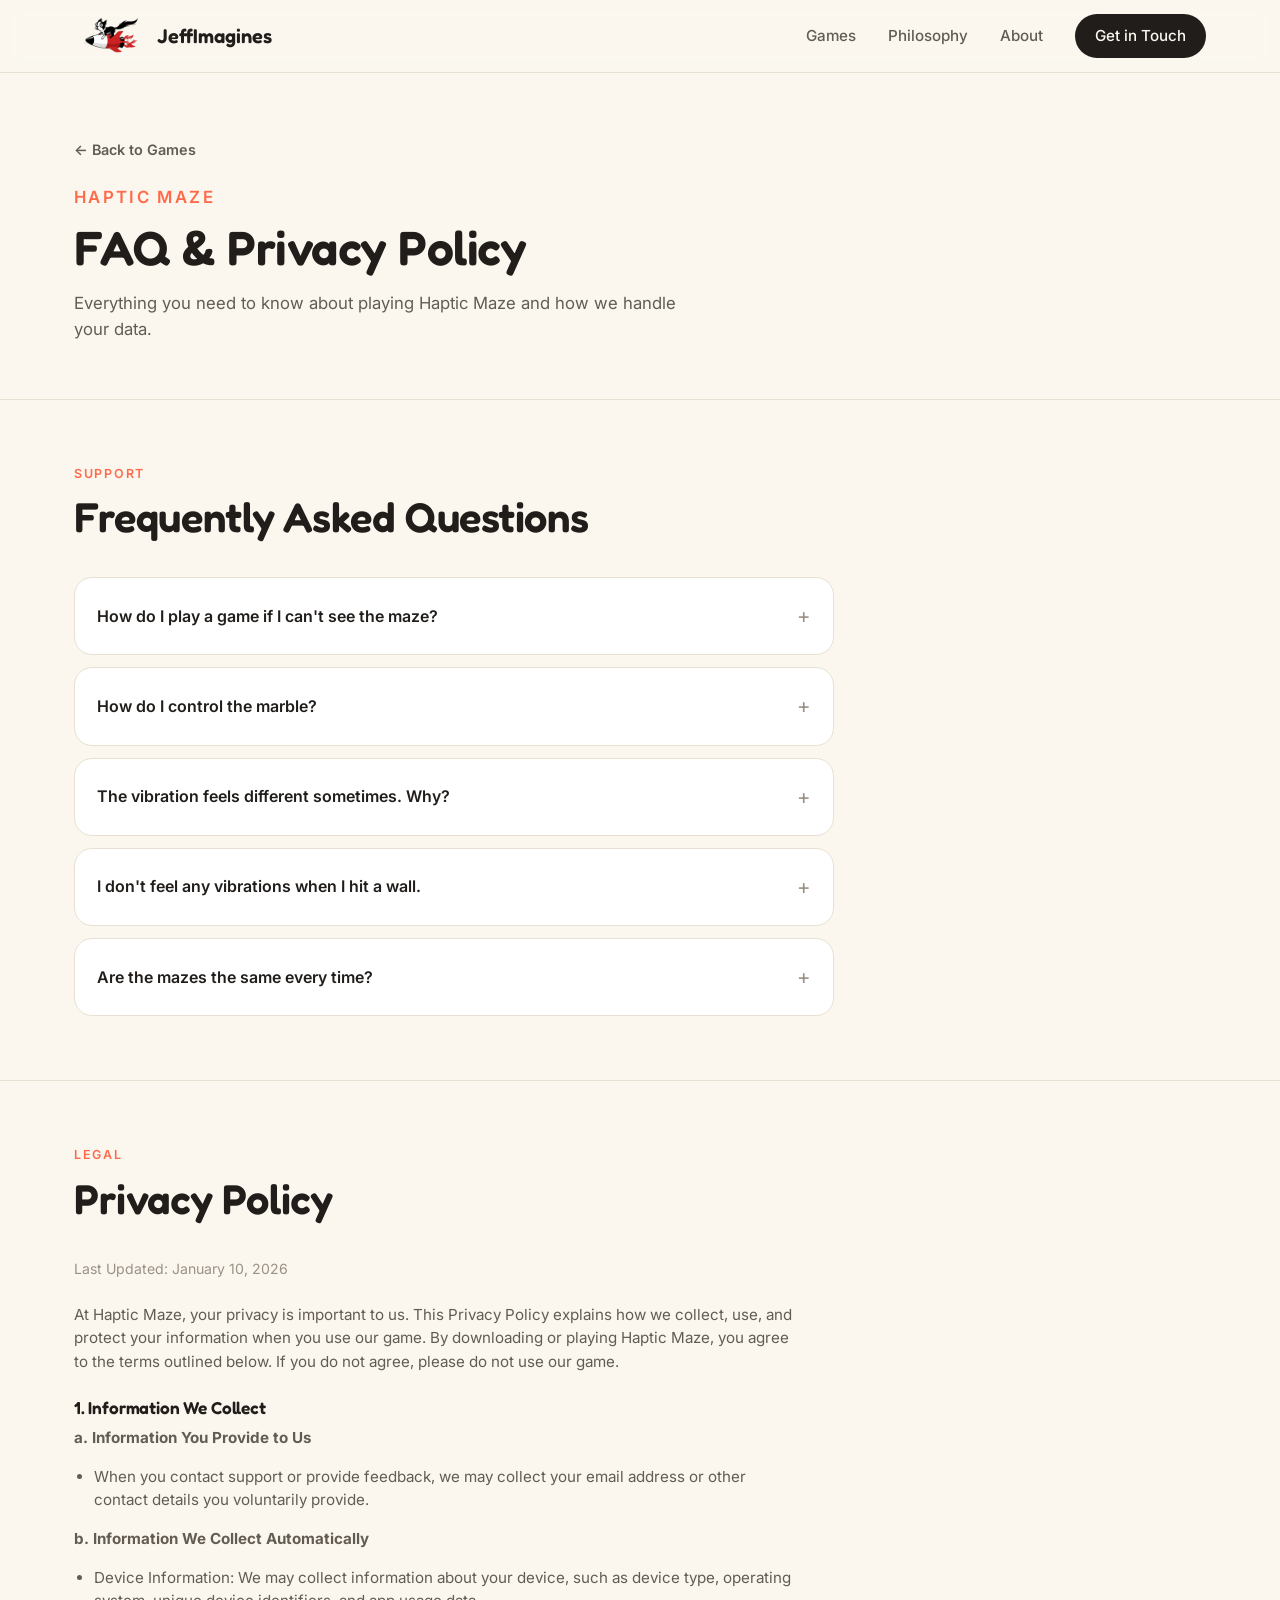
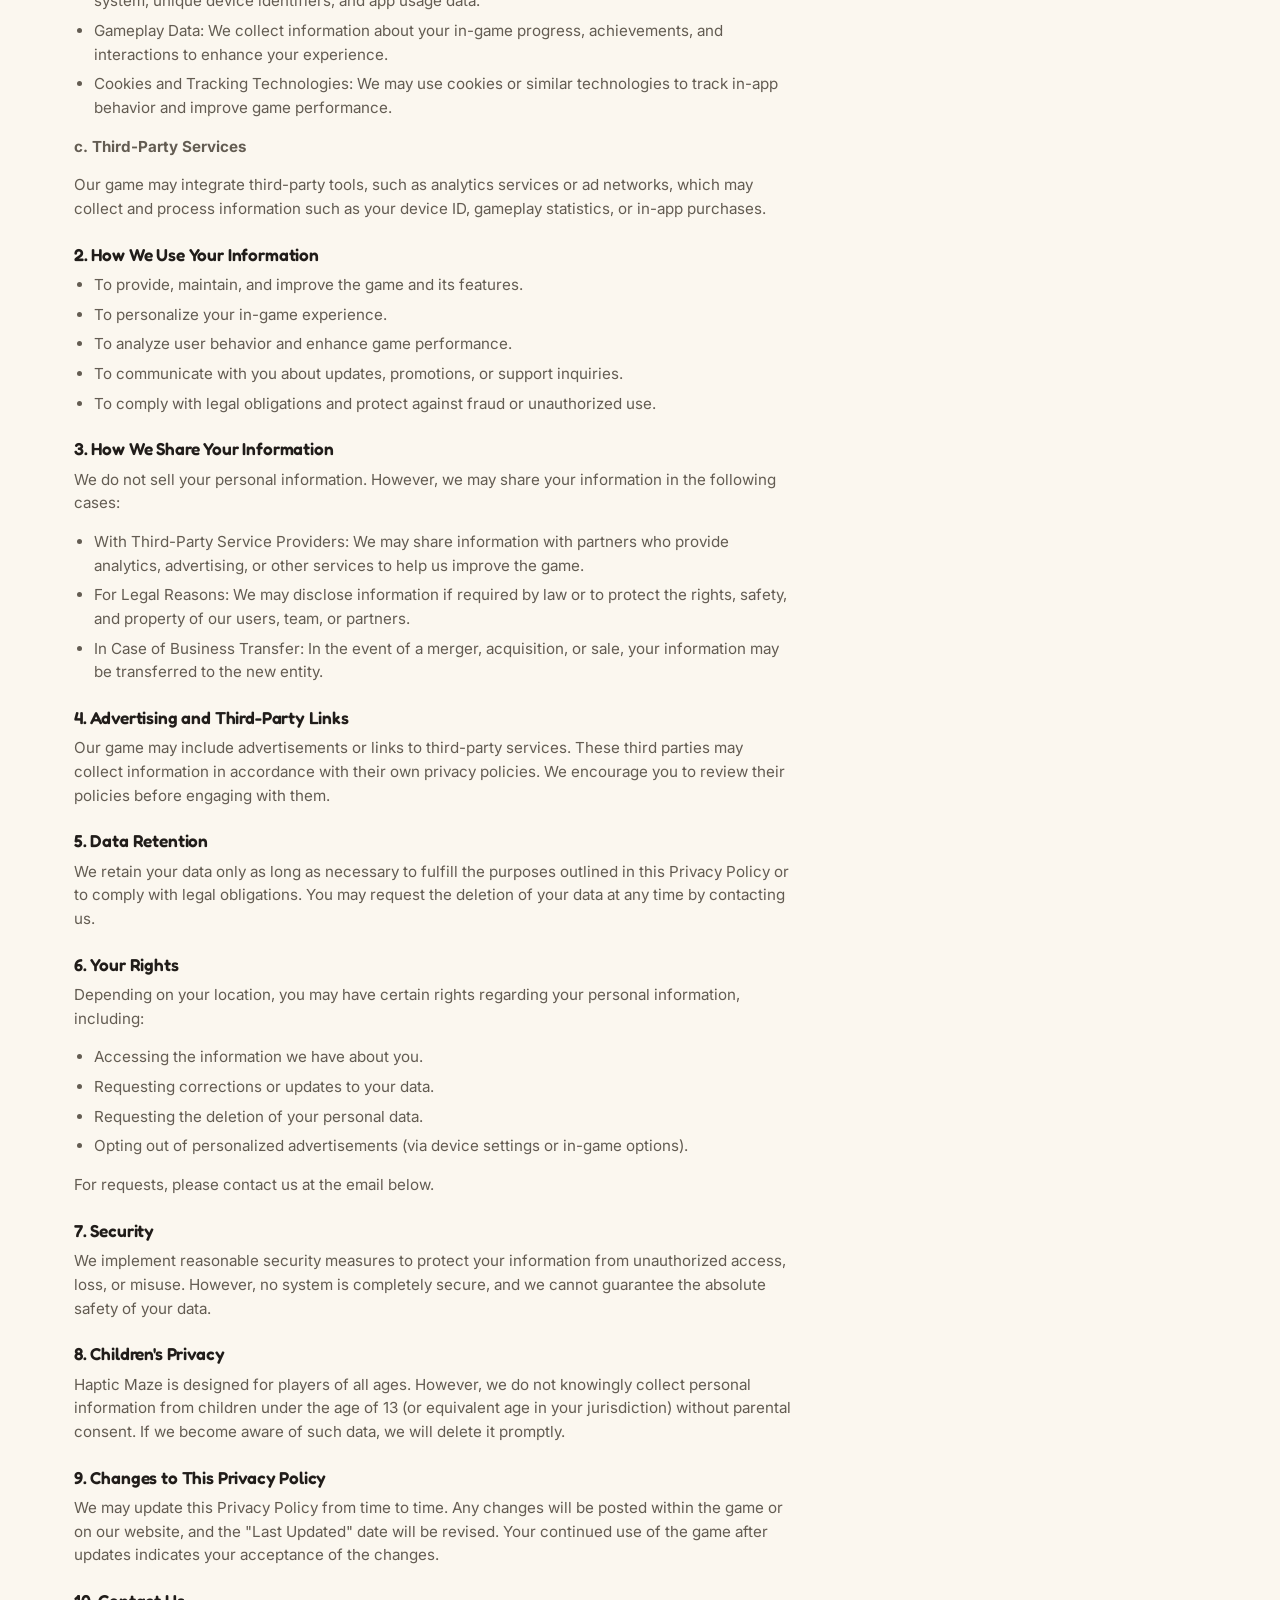
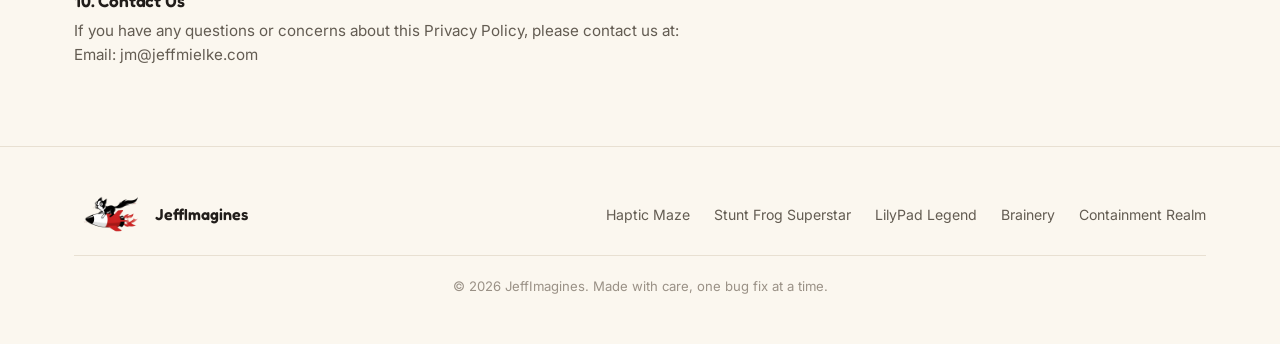
<file: games/haptic-maze.html>
<!DOCTYPE html>
<html lang="en">
<head>
<meta charset="UTF-8">
<meta name="viewport" content="width=device-width, initial-scale=1.0">
<title>Haptic Maze — FAQ &amp; Privacy Policy | JeffImagines</title>
<meta name="description" content="Frequently asked questions and privacy policy for Haptic Maze, the touch-and-sound maze game from JeffImagines.">
<link rel="icon" href="../assets/logo.PNG" type="image/png">
<link rel="preconnect" href="https://fonts.googleapis.com">
<link rel="preconnect" href="https://fonts.gstatic.com" crossorigin>
<link href="https://fonts.googleapis.com/css2?family=Fredoka:wght@500;600;700&family=Inter:wght@400;500;600;700&display=swap" rel="stylesheet">
<link rel="stylesheet" href="../css/styles.css">
</head>
<body>

<a class="skip-link" href="#main">Skip to content</a>

<header class="site-header" id="top">
  <div class="wrap header-inner">
    <a href="../index.html#top" class="brand">
      <img src="../assets/logo.PNG" alt="" class="brand-mark">
      <span class="brand-name">JeffImagines</span>
    </a>
    <nav class="main-nav" id="main-nav">
      <a href="../index.html#games">Games</a>
      <a href="../index.html#philosophy">Philosophy</a>
      <a href="../index.html#about">About</a>
      <a href="../index.html#contact" class="nav-cta">Get in Touch</a>
    </nav>
    <button class="nav-toggle" id="navToggle" aria-label="Toggle menu" aria-expanded="false" aria-controls="main-nav">
      <span></span><span></span><span></span>
    </button>
  </div>
</header>

<main id="main">

  <section class="legal-hero">
    <div class="wrap">
      <a href="../index.html#games" class="legal-back">← Back to Games</a>
      <p class="eyebrow">Haptic Maze</p>
      <h1>FAQ &amp; Privacy Policy</h1>
      <p>Everything you need to know about playing Haptic Maze and how we handle your data.</p>
    </div>
  </section>

  <section class="legal-section" id="faq">
    <div class="wrap">
      <div class="section-head">
        <p class="eyebrow">Support</p>
        <h2>Frequently Asked Questions</h2>
      </div>
      <div class="faq-list">
        <details class="faq-item">
          <summary>How do I play a game if I can't see the maze?</summary>
          <p>Haptic Maze is designed to be played using your senses of touch and hearing instead of sight. The screen remains mostly dark. As you move the marble, you must rely on the vibration feedback (haptics) when you hit a wall and the 3D audio cues to build a mental map of the path and find the exit.</p>
        </details>
        <details class="faq-item">
          <summary>How do I control the marble?</summary>
          <p>The game offers various control schemes to suit your playstyle, such as tilting your device to let gravity move the marble, or using your finger on the screen to roll the marble in classic trackball-style swiping or simply having the marble follow your finger.</p>
        </details>
        <details class="faq-item">
          <summary>The vibration feels different sometimes. Why?</summary>
          <p>The game uses Core Haptics to simulate realistic physics. A gentle brush against a wall will feel different than a high-speed collision. The haptic feedback tries to convey the texture and impact force of the environment.</p>
        </details>
        <details class="faq-item">
          <summary>I don't feel any vibrations when I hit a wall.</summary>
          <p>Go to your iPhone Settings → Sounds &amp; Haptics → and ensure "System Haptics" is turned ON. This game relies on Apple's Core Haptics technology, which requires an iPhone 8 or newer. Older devices and iPads may not support the complex vibrations required for gameplay.</p>
        </details>
        <details class="faq-item">
          <summary>Are the mazes the same every time?</summary>
          <p>No. The game utilizes procedural generation to create new mazes, ensuring a unique challenge every time you play.</p>
        </details>
      </div>
    </div>
  </section>

  <section class="legal-section" id="privacy">
    <div class="wrap">
      <div class="section-head">
        <p class="eyebrow">Legal</p>
        <h2>Privacy Policy</h2>
      </div>
      <div class="legal-prose">
        <p class="legal-updated">Last Updated: January 10, 2026</p>
        <p>At Haptic Maze, your privacy is important to us. This Privacy Policy explains how we collect, use, and protect your information when you use our game. By downloading or playing Haptic Maze, you agree to the terms outlined below. If you do not agree, please do not use our game.</p>

        <h3>1. Information We Collect</h3>
        <p><strong>a. Information You Provide to Us</strong></p>
        <ul>
          <li>When you contact support or provide feedback, we may collect your email address or other contact details you voluntarily provide.</li>
        </ul>
        <p><strong>b. Information We Collect Automatically</strong></p>
        <ul>
          <li>Device Information: We may collect information about your device, such as device type, operating system, unique device identifiers, and app usage data.</li>
          <li>Gameplay Data: We collect information about your in-game progress, achievements, and interactions to enhance your experience.</li>
          <li>Cookies and Tracking Technologies: We may use cookies or similar technologies to track in-app behavior and improve game performance.</li>
        </ul>
        <p><strong>c. Third-Party Services</strong></p>
        <p>Our game may integrate third-party tools, such as analytics services or ad networks, which may collect and process information such as your device ID, gameplay statistics, or in-app purchases.</p>

        <h3>2. How We Use Your Information</h3>
        <ul>
          <li>To provide, maintain, and improve the game and its features.</li>
          <li>To personalize your in-game experience.</li>
          <li>To analyze user behavior and enhance game performance.</li>
          <li>To communicate with you about updates, promotions, or support inquiries.</li>
          <li>To comply with legal obligations and protect against fraud or unauthorized use.</li>
        </ul>

        <h3>3. How We Share Your Information</h3>
        <p>We do not sell your personal information. However, we may share your information in the following cases:</p>
        <ul>
          <li>With Third-Party Service Providers: We may share information with partners who provide analytics, advertising, or other services to help us improve the game.</li>
          <li>For Legal Reasons: We may disclose information if required by law or to protect the rights, safety, and property of our users, team, or partners.</li>
          <li>In Case of Business Transfer: In the event of a merger, acquisition, or sale, your information may be transferred to the new entity.</li>
        </ul>

        <h3>4. Advertising and Third-Party Links</h3>
        <p>Our game may include advertisements or links to third-party services. These third parties may collect information in accordance with their own privacy policies. We encourage you to review their policies before engaging with them.</p>

        <h3>5. Data Retention</h3>
        <p>We retain your data only as long as necessary to fulfill the purposes outlined in this Privacy Policy or to comply with legal obligations. You may request the deletion of your data at any time by contacting us.</p>

        <h3>6. Your Rights</h3>
        <p>Depending on your location, you may have certain rights regarding your personal information, including:</p>
        <ul>
          <li>Accessing the information we have about you.</li>
          <li>Requesting corrections or updates to your data.</li>
          <li>Requesting the deletion of your personal data.</li>
          <li>Opting out of personalized advertisements (via device settings or in-game options).</li>
        </ul>
        <p>For requests, please contact us at the email below.</p>

        <h3>7. Security</h3>
        <p>We implement reasonable security measures to protect your information from unauthorized access, loss, or misuse. However, no system is completely secure, and we cannot guarantee the absolute safety of your data.</p>

        <h3>8. Children's Privacy</h3>
        <p>Haptic Maze is designed for players of all ages. However, we do not knowingly collect personal information from children under the age of 13 (or equivalent age in your jurisdiction) without parental consent. If we become aware of such data, we will delete it promptly.</p>

        <h3>9. Changes to This Privacy Policy</h3>
        <p>We may update this Privacy Policy from time to time. Any changes will be posted within the game or on our website, and the "Last Updated" date will be revised. Your continued use of the game after updates indicates your acceptance of the changes.</p>

        <h3>10. Contact Us</h3>
        <p>If you have any questions or concerns about this Privacy Policy, please contact us at:<br>
        Email: <a href="mailto:jm@jeffmielke.com">jm@jeffmielke.com</a></p>
      </div>
    </div>
  </section>

</main>

<footer class="site-footer">
  <div class="wrap footer-inner">
    <div class="footer-brand">
      <img src="../assets/logo.PNG" alt="" class="brand-mark"> JeffImagines
    </div>
    <nav class="footer-links">
      <a href="https://hapticmaze.com" target="_blank" rel="noopener">Haptic Maze</a>
      <a href="https://stuntfrogsuperstar.com" target="_blank" rel="noopener">Stunt Frog Superstar</a>
      <a href="https://www.lilypadlegend.com" target="_blank" rel="noopener">LilyPad Legend</a>
      <a href="https://pixelfilm44.github.io/brainery-marketing/" target="_blank" rel="noopener">Brainery</a>
      <a href="https://apps.apple.com/us/app/containment-realm/id6751374012" target="_blank" rel="noopener">Containment Realm</a>
    </nav>
    <p class="footer-copy">© <span id="year"></span> JeffImagines. Made with care, one bug fix at a time.</p>
  </div>
</footer>

<script src="../js/main.js"></script>
</body>
</html>
</file>
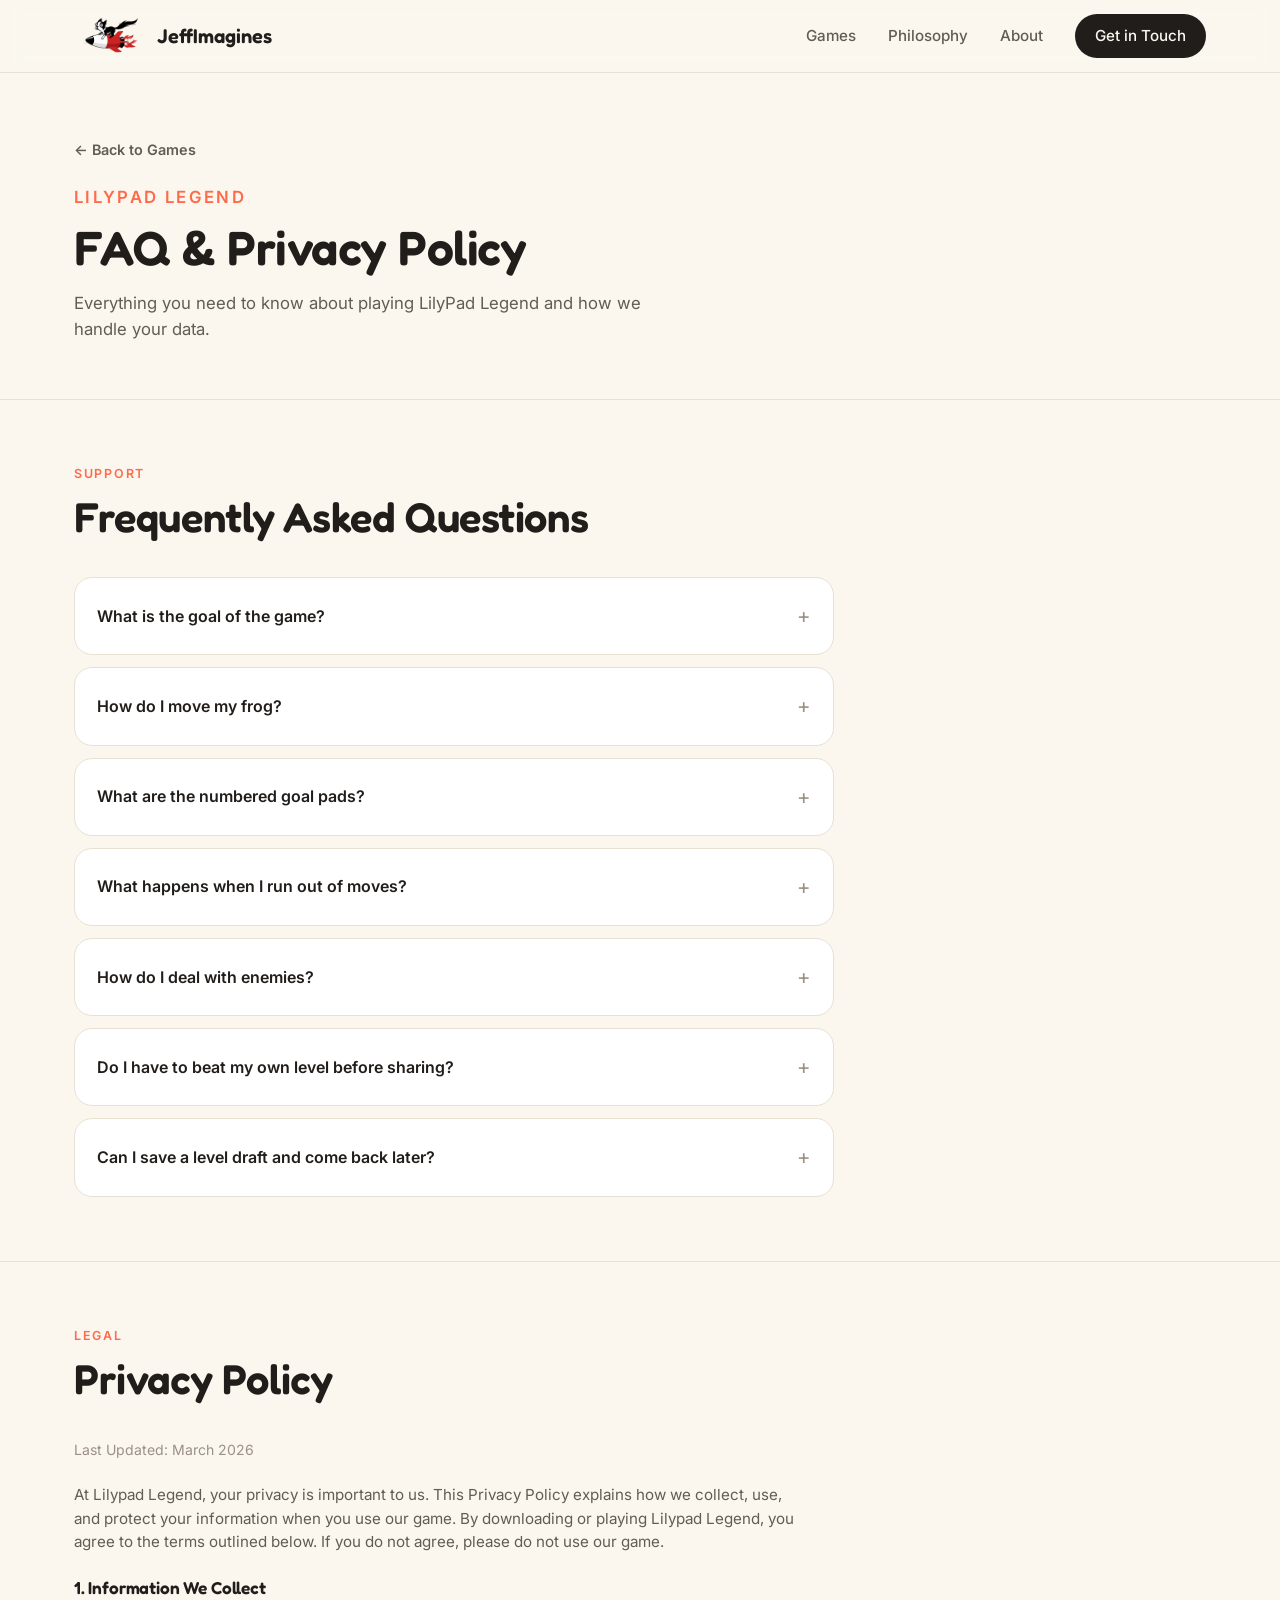
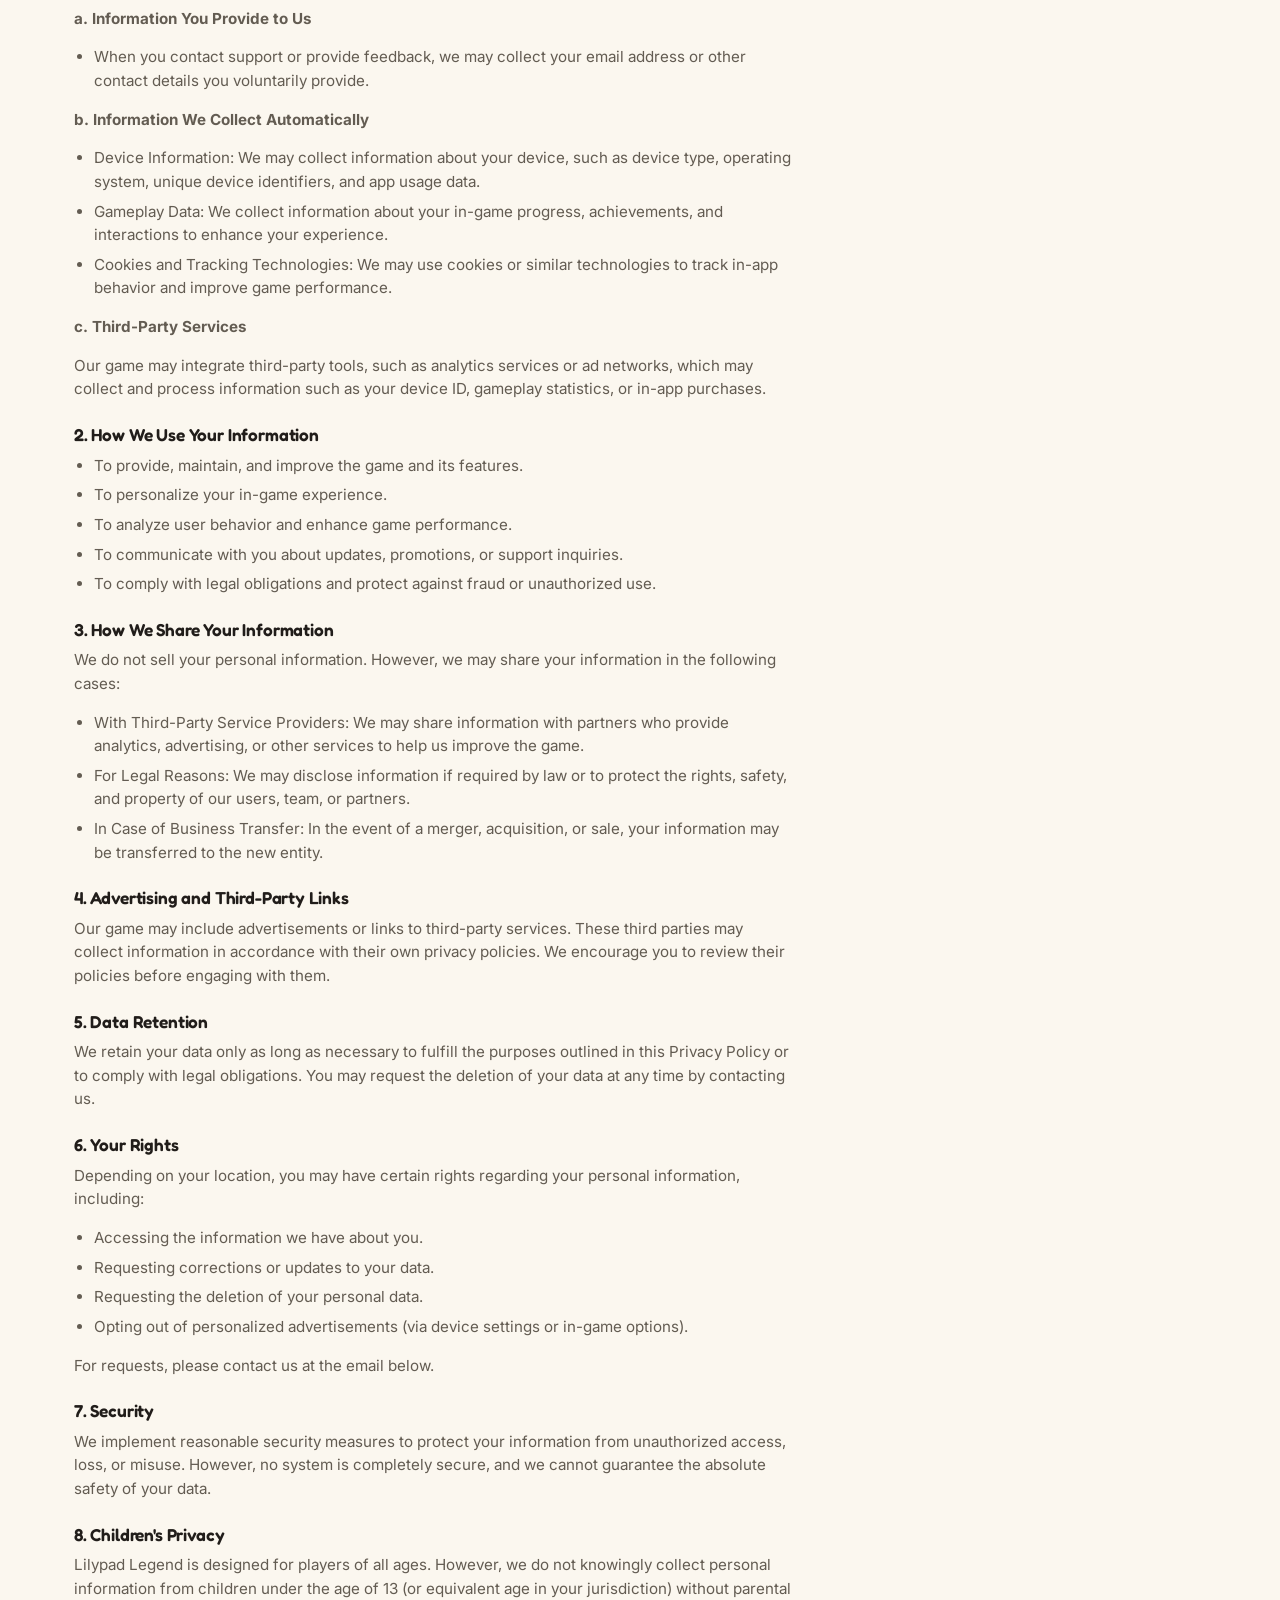
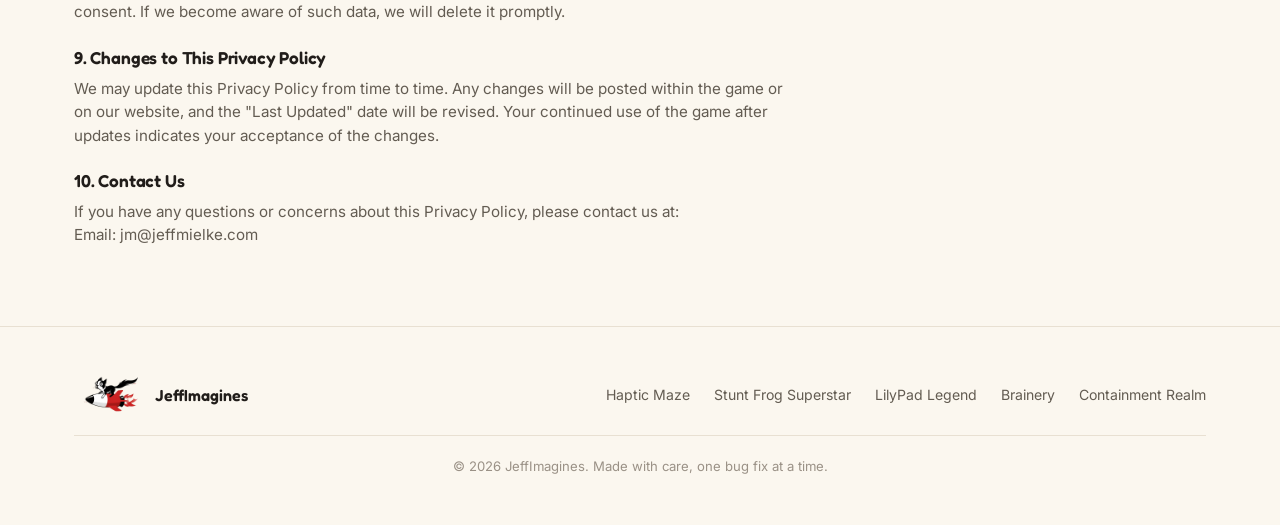
<file: games/lilypad-legend.html>
<!DOCTYPE html>
<html lang="en">
<head>
<meta charset="UTF-8">
<meta name="viewport" content="width=device-width, initial-scale=1.0">
<title>LilyPad Legend — FAQ &amp; Privacy Policy | JeffImagines</title>
<meta name="description" content="Frequently asked questions and privacy policy for LilyPad Legend, the tile-based pond puzzle game from JeffImagines.">
<link rel="icon" href="../assets/logo.PNG" type="image/png">
<link rel="preconnect" href="https://fonts.googleapis.com">
<link rel="preconnect" href="https://fonts.gstatic.com" crossorigin>
<link href="https://fonts.googleapis.com/css2?family=Fredoka:wght@500;600;700&family=Inter:wght@400;500;600;700&display=swap" rel="stylesheet">
<link rel="stylesheet" href="../css/styles.css">
</head>
<body>

<a class="skip-link" href="#main">Skip to content</a>

<header class="site-header" id="top">
  <div class="wrap header-inner">
    <a href="../index.html#top" class="brand">
      <img src="../assets/logo.PNG" alt="" class="brand-mark">
      <span class="brand-name">JeffImagines</span>
    </a>
    <nav class="main-nav" id="main-nav">
      <a href="../index.html#games">Games</a>
      <a href="../index.html#philosophy">Philosophy</a>
      <a href="../index.html#about">About</a>
      <a href="../index.html#contact" class="nav-cta">Get in Touch</a>
    </nav>
    <button class="nav-toggle" id="navToggle" aria-label="Toggle menu" aria-expanded="false" aria-controls="main-nav">
      <span></span><span></span><span></span>
    </button>
  </div>
</header>

<main id="main">

  <section class="legal-hero">
    <div class="wrap">
      <a href="../index.html#games" class="legal-back">← Back to Games</a>
      <p class="eyebrow">LilyPad Legend</p>
      <h1>FAQ &amp; Privacy Policy</h1>
      <p>Everything you need to know about playing LilyPad Legend and how we handle your data.</p>
    </div>
  </section>

  <section class="legal-section" id="faq">
    <div class="wrap">
      <div class="section-head">
        <p class="eyebrow">Support</p>
        <h2>Frequently Asked Questions</h2>
      </div>
      <div class="faq-list">
        <details class="faq-item">
          <summary>What is the goal of the game?</summary>
          <p>To reach each goal in the right order and then reach the finish line.</p>
        </details>
        <details class="faq-item">
          <summary>How do I move my frog?</summary>
          <p>Tap any highlighted pad next to your frog. You can move in all 8 directions, including diagonals.</p>
        </details>
        <details class="faq-item">
          <summary>What are the numbered goal pads?</summary>
          <p>Visit each goal in order (1, 2, 3...), then hop to the exit pad to complete the level.</p>
        </details>
        <details class="faq-item">
          <summary>What happens when I run out of moves?</summary>
          <p>Game over. Each level has a limited number of hops, so plan your route carefully. But you can try as many times as you like.</p>
        </details>
        <details class="faq-item">
          <summary>How do I deal with enemies?</summary>
          <p>Snakes chase you one step each turn. Bees fly in 8 directions every other turn. Logs drift down one row per turn. Avoid them or stomp them from trampolines.</p>
        </details>
        <details class="faq-item">
          <summary>Do I have to beat my own level before sharing?</summary>
          <p>Yes. You must complete your level to prove it's solvable before submitting it to the community.</p>
        </details>
        <details class="faq-item">
          <summary>Can I save a level draft and come back later?</summary>
          <p>Yes. Use the save button to store drafts locally. Load them anytime from the editor.</p>
        </details>
      </div>
    </div>
  </section>

  <section class="legal-section" id="privacy">
    <div class="wrap">
      <div class="section-head">
        <p class="eyebrow">Legal</p>
        <h2>Privacy Policy</h2>
      </div>
      <div class="legal-prose">
        <p class="legal-updated">Last Updated: March 2026</p>
        <p>At Lilypad Legend, your privacy is important to us. This Privacy Policy explains how we collect, use, and protect your information when you use our game. By downloading or playing Lilypad Legend, you agree to the terms outlined below. If you do not agree, please do not use our game.</p>

        <h3>1. Information We Collect</h3>
        <p><strong>a. Information You Provide to Us</strong></p>
        <ul>
          <li>When you contact support or provide feedback, we may collect your email address or other contact details you voluntarily provide.</li>
        </ul>
        <p><strong>b. Information We Collect Automatically</strong></p>
        <ul>
          <li>Device Information: We may collect information about your device, such as device type, operating system, unique device identifiers, and app usage data.</li>
          <li>Gameplay Data: We collect information about your in-game progress, achievements, and interactions to enhance your experience.</li>
          <li>Cookies and Tracking Technologies: We may use cookies or similar technologies to track in-app behavior and improve game performance.</li>
        </ul>
        <p><strong>c. Third-Party Services</strong></p>
        <p>Our game may integrate third-party tools, such as analytics services or ad networks, which may collect and process information such as your device ID, gameplay statistics, or in-app purchases.</p>

        <h3>2. How We Use Your Information</h3>
        <ul>
          <li>To provide, maintain, and improve the game and its features.</li>
          <li>To personalize your in-game experience.</li>
          <li>To analyze user behavior and enhance game performance.</li>
          <li>To communicate with you about updates, promotions, or support inquiries.</li>
          <li>To comply with legal obligations and protect against fraud or unauthorized use.</li>
        </ul>

        <h3>3. How We Share Your Information</h3>
        <p>We do not sell your personal information. However, we may share your information in the following cases:</p>
        <ul>
          <li>With Third-Party Service Providers: We may share information with partners who provide analytics, advertising, or other services to help us improve the game.</li>
          <li>For Legal Reasons: We may disclose information if required by law or to protect the rights, safety, and property of our users, team, or partners.</li>
          <li>In Case of Business Transfer: In the event of a merger, acquisition, or sale, your information may be transferred to the new entity.</li>
        </ul>

        <h3>4. Advertising and Third-Party Links</h3>
        <p>Our game may include advertisements or links to third-party services. These third parties may collect information in accordance with their own privacy policies. We encourage you to review their policies before engaging with them.</p>

        <h3>5. Data Retention</h3>
        <p>We retain your data only as long as necessary to fulfill the purposes outlined in this Privacy Policy or to comply with legal obligations. You may request the deletion of your data at any time by contacting us.</p>

        <h3>6. Your Rights</h3>
        <p>Depending on your location, you may have certain rights regarding your personal information, including:</p>
        <ul>
          <li>Accessing the information we have about you.</li>
          <li>Requesting corrections or updates to your data.</li>
          <li>Requesting the deletion of your personal data.</li>
          <li>Opting out of personalized advertisements (via device settings or in-game options).</li>
        </ul>
        <p>For requests, please contact us at the email below.</p>

        <h3>7. Security</h3>
        <p>We implement reasonable security measures to protect your information from unauthorized access, loss, or misuse. However, no system is completely secure, and we cannot guarantee the absolute safety of your data.</p>

        <h3>8. Children's Privacy</h3>
        <p>Lilypad Legend is designed for players of all ages. However, we do not knowingly collect personal information from children under the age of 13 (or equivalent age in your jurisdiction) without parental consent. If we become aware of such data, we will delete it promptly.</p>

        <h3>9. Changes to This Privacy Policy</h3>
        <p>We may update this Privacy Policy from time to time. Any changes will be posted within the game or on our website, and the "Last Updated" date will be revised. Your continued use of the game after updates indicates your acceptance of the changes.</p>

        <h3>10. Contact Us</h3>
        <p>If you have any questions or concerns about this Privacy Policy, please contact us at:<br>
        Email: <a href="mailto:jm@jeffmielke.com">jm@jeffmielke.com</a></p>
      </div>
    </div>
  </section>

</main>

<footer class="site-footer">
  <div class="wrap footer-inner">
    <div class="footer-brand">
      <img src="../assets/logo.PNG" alt="" class="brand-mark"> JeffImagines
    </div>
    <nav class="footer-links">
      <a href="https://hapticmaze.com" target="_blank" rel="noopener">Haptic Maze</a>
      <a href="https://stuntfrogsuperstar.com" target="_blank" rel="noopener">Stunt Frog Superstar</a>
      <a href="https://www.lilypadlegend.com" target="_blank" rel="noopener">LilyPad Legend</a>
      <a href="https://pixelfilm44.github.io/brainery-marketing/" target="_blank" rel="noopener">Brainery</a>
      <a href="https://apps.apple.com/us/app/containment-realm/id6751374012" target="_blank" rel="noopener">Containment Realm</a>
    </nav>
    <p class="footer-copy">© <span id="year"></span> JeffImagines. Made with care, one bug fix at a time.</p>
  </div>
</footer>

<script src="../js/main.js"></script>
</body>
</html>
</file>
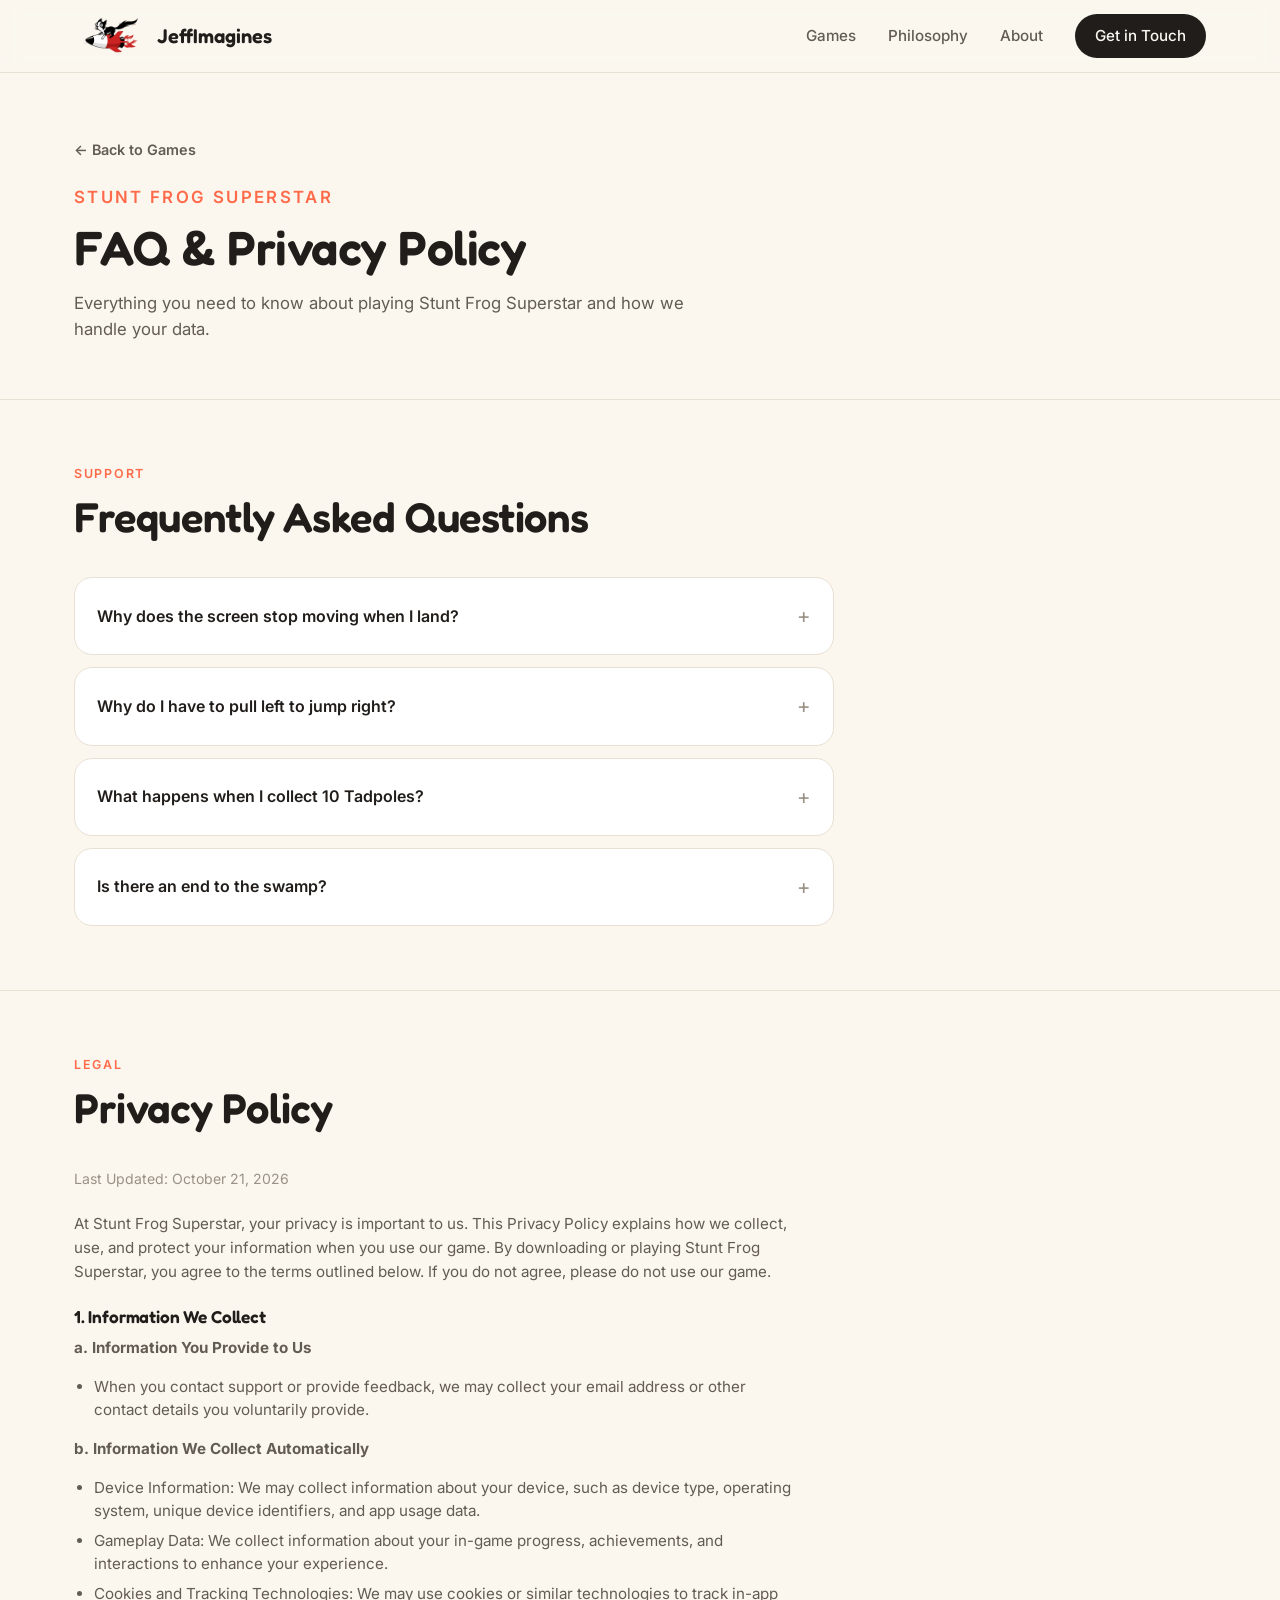
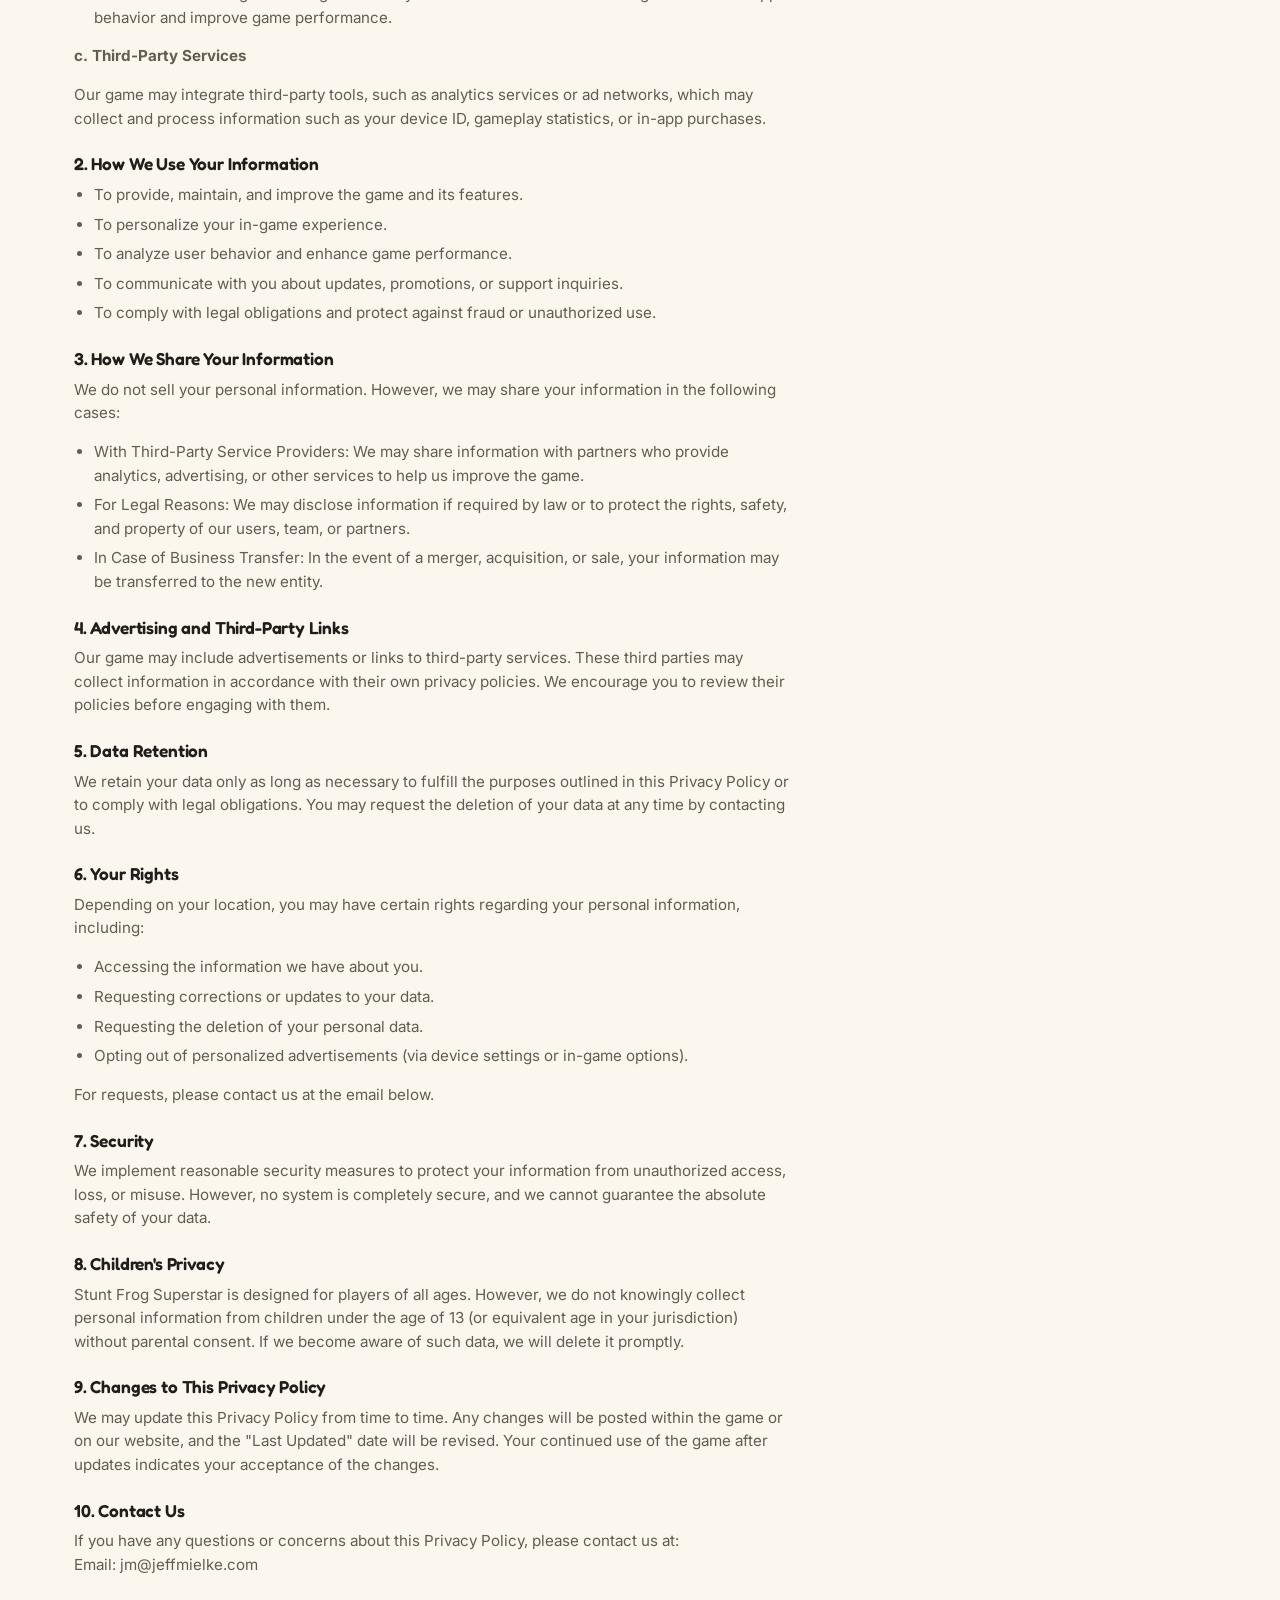
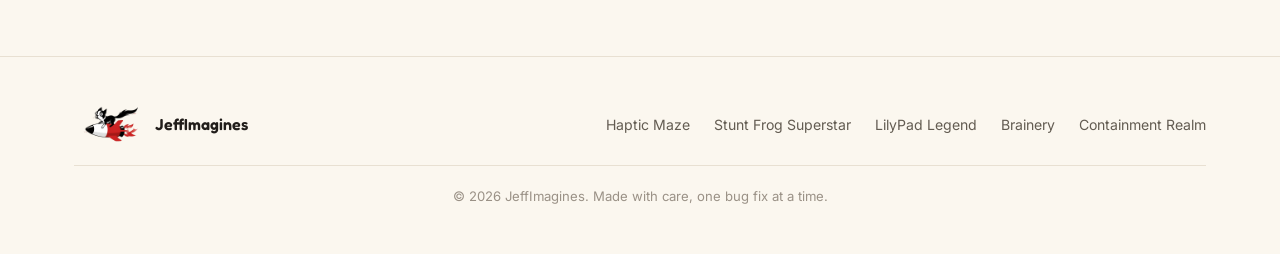
<file: games/stunt-frog-superstar.html>
<!DOCTYPE html>
<html lang="en">
<head>
<meta charset="UTF-8">
<meta name="viewport" content="width=device-width, initial-scale=1.0">
<title>Stunt Frog Superstar — FAQ &amp; Privacy Policy | JeffImagines</title>
<meta name="description" content="Frequently asked questions and privacy policy for Stunt Frog Superstar, the physics-flinging swamp game from JeffImagines.">
<link rel="icon" href="../assets/logo.PNG" type="image/png">
<link rel="preconnect" href="https://fonts.googleapis.com">
<link rel="preconnect" href="https://fonts.gstatic.com" crossorigin>
<link href="https://fonts.googleapis.com/css2?family=Fredoka:wght@500;600;700&family=Inter:wght@400;500;600;700&display=swap" rel="stylesheet">
<link rel="stylesheet" href="../css/styles.css">
</head>
<body>

<a class="skip-link" href="#main">Skip to content</a>

<header class="site-header" id="top">
  <div class="wrap header-inner">
    <a href="../index.html#top" class="brand">
      <img src="../assets/logo.PNG" alt="" class="brand-mark">
      <span class="brand-name">JeffImagines</span>
    </a>
    <nav class="main-nav" id="main-nav">
      <a href="../index.html#games">Games</a>
      <a href="../index.html#philosophy">Philosophy</a>
      <a href="../index.html#about">About</a>
      <a href="../index.html#contact" class="nav-cta">Get in Touch</a>
    </nav>
    <button class="nav-toggle" id="navToggle" aria-label="Toggle menu" aria-expanded="false" aria-controls="main-nav">
      <span></span><span></span><span></span>
    </button>
  </div>
</header>

<main id="main">

  <section class="legal-hero">
    <div class="wrap">
      <a href="../index.html#games" class="legal-back">← Back to Games</a>
      <p class="eyebrow">Stunt Frog Superstar</p>
      <h1>FAQ &amp; Privacy Policy</h1>
      <p>Everything you need to know about playing Stunt Frog Superstar and how we handle your data.</p>
    </div>
  </section>

  <section class="legal-section" id="faq">
    <div class="wrap">
      <div class="section-head">
        <p class="eyebrow">Support</p>
        <h2>Frequently Asked Questions</h2>
      </div>
      <div class="faq-list">
        <details class="faq-item">
          <summary>Why does the screen stop moving when I land?</summary>
          <p>That is the core of our turn-based mechanic! It gives you a moment to catch your breath and plan your next launch. The action only advances when the frog is in the air.</p>
        </details>
        <details class="faq-item">
          <summary>Why do I have to pull left to jump right?</summary>
          <p>We use realistic catapult physics! Just like a real slingshot, the direction and power of your launch come from the tension in the opposite direction. It's a skill you'll master in no time.</p>
        </details>
        <details class="faq-item">
          <summary>What happens when I collect 10 Tadpoles?</summary>
          <p>The game will temporarily pause to offer you a choice of two powerful abilities. This is your chance to heal up or boost your jump power to reach higher scores.</p>
        </details>
        <details class="faq-item">
          <summary>Is there an end to the swamp?</summary>
          <p>No, the swamp is an endless, procedurally generated gauntlet that gets faster and more dangerous the further you travel.</p>
        </details>
      </div>
    </div>
  </section>

  <section class="legal-section" id="privacy">
    <div class="wrap">
      <div class="section-head">
        <p class="eyebrow">Legal</p>
        <h2>Privacy Policy</h2>
      </div>
      <div class="legal-prose">
        <p class="legal-updated">Last Updated: October 21, 2026</p>
        <p>At Stunt Frog Superstar, your privacy is important to us. This Privacy Policy explains how we collect, use, and protect your information when you use our game. By downloading or playing Stunt Frog Superstar, you agree to the terms outlined below. If you do not agree, please do not use our game.</p>

        <h3>1. Information We Collect</h3>
        <p><strong>a. Information You Provide to Us</strong></p>
        <ul>
          <li>When you contact support or provide feedback, we may collect your email address or other contact details you voluntarily provide.</li>
        </ul>
        <p><strong>b. Information We Collect Automatically</strong></p>
        <ul>
          <li>Device Information: We may collect information about your device, such as device type, operating system, unique device identifiers, and app usage data.</li>
          <li>Gameplay Data: We collect information about your in-game progress, achievements, and interactions to enhance your experience.</li>
          <li>Cookies and Tracking Technologies: We may use cookies or similar technologies to track in-app behavior and improve game performance.</li>
        </ul>
        <p><strong>c. Third-Party Services</strong></p>
        <p>Our game may integrate third-party tools, such as analytics services or ad networks, which may collect and process information such as your device ID, gameplay statistics, or in-app purchases.</p>

        <h3>2. How We Use Your Information</h3>
        <ul>
          <li>To provide, maintain, and improve the game and its features.</li>
          <li>To personalize your in-game experience.</li>
          <li>To analyze user behavior and enhance game performance.</li>
          <li>To communicate with you about updates, promotions, or support inquiries.</li>
          <li>To comply with legal obligations and protect against fraud or unauthorized use.</li>
        </ul>

        <h3>3. How We Share Your Information</h3>
        <p>We do not sell your personal information. However, we may share your information in the following cases:</p>
        <ul>
          <li>With Third-Party Service Providers: We may share information with partners who provide analytics, advertising, or other services to help us improve the game.</li>
          <li>For Legal Reasons: We may disclose information if required by law or to protect the rights, safety, and property of our users, team, or partners.</li>
          <li>In Case of Business Transfer: In the event of a merger, acquisition, or sale, your information may be transferred to the new entity.</li>
        </ul>

        <h3>4. Advertising and Third-Party Links</h3>
        <p>Our game may include advertisements or links to third-party services. These third parties may collect information in accordance with their own privacy policies. We encourage you to review their policies before engaging with them.</p>

        <h3>5. Data Retention</h3>
        <p>We retain your data only as long as necessary to fulfill the purposes outlined in this Privacy Policy or to comply with legal obligations. You may request the deletion of your data at any time by contacting us.</p>

        <h3>6. Your Rights</h3>
        <p>Depending on your location, you may have certain rights regarding your personal information, including:</p>
        <ul>
          <li>Accessing the information we have about you.</li>
          <li>Requesting corrections or updates to your data.</li>
          <li>Requesting the deletion of your personal data.</li>
          <li>Opting out of personalized advertisements (via device settings or in-game options).</li>
        </ul>
        <p>For requests, please contact us at the email below.</p>

        <h3>7. Security</h3>
        <p>We implement reasonable security measures to protect your information from unauthorized access, loss, or misuse. However, no system is completely secure, and we cannot guarantee the absolute safety of your data.</p>

        <h3>8. Children's Privacy</h3>
        <p>Stunt Frog Superstar is designed for players of all ages. However, we do not knowingly collect personal information from children under the age of 13 (or equivalent age in your jurisdiction) without parental consent. If we become aware of such data, we will delete it promptly.</p>

        <h3>9. Changes to This Privacy Policy</h3>
        <p>We may update this Privacy Policy from time to time. Any changes will be posted within the game or on our website, and the "Last Updated" date will be revised. Your continued use of the game after updates indicates your acceptance of the changes.</p>

        <h3>10. Contact Us</h3>
        <p>If you have any questions or concerns about this Privacy Policy, please contact us at:<br>
        Email: <a href="mailto:jm@jeffmielke.com">jm@jeffmielke.com</a></p>
      </div>
    </div>
  </section>

</main>

<footer class="site-footer">
  <div class="wrap footer-inner">
    <div class="footer-brand">
      <img src="../assets/logo.PNG" alt="" class="brand-mark"> JeffImagines
    </div>
    <nav class="footer-links">
      <a href="https://hapticmaze.com" target="_blank" rel="noopener">Haptic Maze</a>
      <a href="https://stuntfrogsuperstar.com" target="_blank" rel="noopener">Stunt Frog Superstar</a>
      <a href="https://www.lilypadlegend.com" target="_blank" rel="noopener">LilyPad Legend</a>
      <a href="https://pixelfilm44.github.io/brainery-marketing/" target="_blank" rel="noopener">Brainery</a>
      <a href="https://apps.apple.com/us/app/containment-realm/id6751374012" target="_blank" rel="noopener">Containment Realm</a>
    </nav>
    <p class="footer-copy">© <span id="year"></span> JeffImagines. Made with care, one bug fix at a time.</p>
  </div>
</footer>

<script src="../js/main.js"></script>
</body>
</html>
</file>
<file: zenflight/styles.css>
:root {
  --glass-bg: rgba(255, 252, 246, 0.72);
  --glass-border: rgba(255, 255, 255, 0.65);
  --glass-shadow: 0 24px 60px rgba(24, 34, 38, 0.14), 0 4px 16px rgba(24, 34, 38, 0.06);
  --text-primary: #1f2d2e;
  --text-secondary: #526668;
  --accent-warm: #d97736;
  --accent-warm-hover: #c56628;
  --font-serif: 'Cormorant Garamond', Georgia, serif;
  --font-sans: 'Plus Jakarta Sans', -apple-system, BlinkMacSystemFont, sans-serif;
}

* {
  box-sizing: border-box;
  margin: 0;
  padding: 0;
  user-select: none;
  -webkit-user-select: none;
  -webkit-touch-callout: none;
  -webkit-tap-highlight-color: transparent;
}

html, body {
  width: 100%;
  height: 100%;
  height: 100dvh;
  overflow: hidden;
  overscroll-behavior: none;
  touch-action: none;
  background-color: #d7e6de;
  font-family: var(--font-sans);
  color: var(--text-primary);
}

#game-container {
  position: relative;
  width: 100vw;
  height: 100vh;
  height: 100dvh;
  overflow: hidden;
  touch-action: none;
}

#game-canvas {
  display: block;
  width: 100%;
  height: 100%;
  cursor: pointer;
  touch-action: none;
}

#atmosphere-overlay {
  position: absolute;
  inset: 0;
  pointer-events: none;
  background: radial-gradient(circle at 50% 35%, transparent 55%, rgba(16, 26, 28, 0.18) 100%);
  z-index: 2;
}

/* Top HUD */
#hud-top {
  position: absolute;
  top: max(20px, env(safe-area-inset-top, 20px));
  left: max(24px, env(safe-area-inset-left, 24px));
  right: max(24px, env(safe-area-inset-right, 24px));
  display: flex;
  justify-content: space-between;
  align-items: center;
  z-index: 10;
  pointer-events: none;
  transition: opacity 0.6s ease, transform 0.6s ease;
}

.hud-hidden {
  opacity: 0 !important;
  transform: translateY(-10px);
  pointer-events: none !important;
}

.hud-stats {
  display: flex;
  gap: 12px;
  pointer-events: auto;
}

.stat-pill {
  background: rgba(255, 253, 249, 0.72);
  backdrop-filter: blur(12px);
  -webkit-backdrop-filter: blur(12px);
  border: 1px solid rgba(255, 255, 255, 0.6);
  border-radius: 999px;
  padding: 8px 18px;
  display: flex;
  align-items: baseline;
  gap: 8px;
  box-shadow: 0 4px 20px rgba(0, 0, 0, 0.06);
  transition: background 0.3s ease, border-color 0.3s ease, transform 0.3s ease;
}

.stat-pill.low-altitude {
  background: rgba(255, 236, 214, 0.92);
  border-color: rgba(217, 119, 54, 0.65);
}

.stat-pill.low-altitude .stat-value,
.stat-pill.low-altitude .stat-label {
  color: #b85318;
}

.stat-label {
  font-size: 10px;
  font-weight: 600;
  letter-spacing: 0.14em;
  color: var(--text-secondary);
}

.stat-value {
  font-size: 15px;
  font-weight: 600;
  color: var(--text-primary);
  font-variant-numeric: tabular-nums;
}

.hud-controls {
  display: flex;
  gap: 10px;
  pointer-events: auto;
}

.icon-btn {
  display: inline-flex;
  align-items: center;
  gap: 7px;
  background: rgba(255, 253, 249, 0.75);
  backdrop-filter: blur(12px);
  -webkit-backdrop-filter: blur(12px);
  border: 1px solid rgba(255, 255, 255, 0.65);
  border-radius: 999px;
  padding: 8px 15px;
  font-family: var(--font-sans);
  font-size: 12px;
  font-weight: 500;
  color: var(--text-primary);
  cursor: pointer;
  box-shadow: 0 4px 18px rgba(0, 0, 0, 0.06);
  transition: all 0.2s ease;
}

.icon-btn:hover {
  background: rgba(255, 255, 255, 0.92);
  transform: translateY(-1px);
}

.icon-btn.active-mode {
  background: rgba(217, 119, 54, 0.16);
  border-color: rgba(217, 119, 54, 0.45);
  color: #9e4710;
}

.hidden {
  display: none !important;
}

/* Interactive Breeze Hints */
#breeze-hints {
  position: absolute;
  bottom: max(36px, calc(env(safe-area-inset-bottom, 0px) + 18px));
  left: max(36px, env(safe-area-inset-left, 36px));
  right: max(36px, env(safe-area-inset-right, 36px));
  display: flex;
  justify-content: space-between;
  pointer-events: none;
  z-index: 6;
  transition: opacity 1s ease;
}

.breeze-zone {
  display: flex;
  align-items: center;
  gap: 12px;
  padding: 12px 20px;
  border-radius: 20px;
  background: rgba(255, 253, 249, 0.42);
  backdrop-filter: blur(8px);
  -webkit-backdrop-filter: blur(8px);
  border: 1px solid rgba(255, 255, 255, 0.45);
  color: var(--text-primary);
  font-size: 13px;
  font-weight: 500;
  line-height: 1.3;
  transition: transform 0.25s ease, background 0.25s ease, opacity 0.6s ease;
}

.breeze-zone small {
  font-weight: 400;
  font-size: 11px;
  color: var(--text-secondary);
}

.breeze-zone.right-zone {
  flex-direction: row-reverse;
  text-align: right;
}

.breeze-zone.active-gust {
  background: rgba(255, 255, 255, 0.82);
  transform: scale(1.05);
}

/* Overlay Screens */
.overlay-screen {
  position: absolute;
  inset: 0;
  display: flex;
  align-items: center;
  justify-content: center;
  padding: 24px;
  z-index: 20;
  opacity: 0;
  pointer-events: none;
  transition: opacity 0.55s cubic-bezier(0.22, 1, 0.36, 1);
}

.overlay-screen.active {
  opacity: 1;
  pointer-events: auto;
}

.title-card {
  max-width: 510px;
  width: 100%;
  background: var(--glass-bg);
  backdrop-filter: blur(22px);
  -webkit-backdrop-filter: blur(22px);
  border: 1px solid var(--glass-border);
  border-radius: 32px;
  padding: 44px 40px 36px;
  text-align: center;
  box-shadow: var(--glass-shadow);
  transform: translateY(12px);
  transition: transform 0.55s cubic-bezier(0.22, 1, 0.36, 1);
}

.overlay-screen.active .title-card {
  transform: translateY(0);
}

.subtitle-eyebrow {
  display: block;
  font-size: 11px;
  font-weight: 600;
  letter-spacing: 0.22em;
  color: var(--accent-warm);
  margin-bottom: 10px;
}

.main-title {
  font-family: var(--font-serif);
  font-size: 56px;
  font-weight: 600;
  line-height: 1.02;
  letter-spacing: -0.01em;
  color: var(--text-primary);
  margin-bottom: 16px;
}

.secondary-title {
  font-family: var(--font-serif);
  font-size: 42px;
  font-weight: 600;
  color: var(--text-primary);
  margin-bottom: 24px;
}

.title-description {
  font-size: 15px;
  line-height: 1.65;
  color: var(--text-secondary);
  margin-bottom: 26px;
}

.biome-selector {
  display: flex;
  flex-wrap: wrap;
  justify-content: center;
  gap: 8px;
  margin-bottom: 28px;
}

.biome-chip {
  background: rgba(255, 255, 255, 0.55);
  border: 1px solid rgba(31, 45, 46, 0.12);
  border-radius: 999px;
  padding: 7px 14px;
  font-family: var(--font-sans);
  font-size: 12px;
  font-weight: 500;
  color: var(--text-secondary);
  cursor: pointer;
  transition: all 0.2s ease;
}

.biome-chip:hover {
  background: rgba(255, 255, 255, 0.85);
  color: var(--text-primary);
}

.biome-chip.active {
  background: var(--text-primary);
  color: #fff;
  border-color: var(--text-primary);
}

.primary-btn {
  display: inline-flex;
  align-items: center;
  justify-content: center;
  gap: 12px;
  background: var(--accent-warm);
  color: #fff;
  border: none;
  border-radius: 999px;
  padding: 16px 34px;
  font-family: var(--font-sans);
  font-size: 15px;
  font-weight: 600;
  letter-spacing: 0.02em;
  cursor: pointer;
  box-shadow: 0 10px 26px rgba(217, 119, 54, 0.32);
  transition: transform 0.22s ease, background 0.22s ease, box-shadow 0.22s ease;
}

.primary-btn:hover {
  background: var(--accent-warm-hover);
  transform: translateY(-2px);
  box-shadow: 0 14px 30px rgba(217, 119, 54, 0.42);
}

.primary-btn:active {
  transform: translateY(0);
}

.whisper {
  position: absolute;
  top: 17%;
  left: 50%;
  transform: translate(-50%, -6px);
  z-index: 8;
  padding: 9px 18px;
  border-radius: 999px;
  background: rgba(255, 252, 246, 0.78);
  border: 1px solid rgba(255, 255, 255, 0.7);
  box-shadow: 0 8px 24px rgba(24, 34, 38, 0.12);
  font-family: var(--font-serif);
  font-style: italic;
  font-size: 17px;
  color: var(--text-primary);
  white-space: nowrap;
  max-width: 92vw;
  overflow: hidden;
  text-overflow: ellipsis;
  opacity: 0;
  pointer-events: none;
  transition: opacity 0.6s ease, transform 0.6s ease;
}

.whisper.show {
  opacity: 1;
  transform: translate(-50%, 0);
}

.bloom-panel {
  margin: 0 auto 24px;
  max-width: 360px;
  text-align: left;
}

.bloom-head {
  display: flex;
  justify-content: space-between;
  font-family: var(--font-sans);
  font-size: 12px;
  font-weight: 600;
  letter-spacing: 0.04em;
  color: var(--text-secondary);
  margin-bottom: 7px;
}

.bloom-bar {
  height: 8px;
  border-radius: 999px;
  background: rgba(31, 45, 46, 0.1);
  overflow: hidden;
}

.bloom-bar.small {
  width: 150px;
  height: 5px;
}

.bloom-fill {
  height: 100%;
  width: 0;
  border-radius: 999px;
  background: linear-gradient(90deg, #8fbf8a, #f0a6b8);
  transition: width 1.4s cubic-bezier(0.22, 0.8, 0.3, 1);
}

.bloom-foot {
  margin-top: 7px;
  font-family: var(--font-sans);
  font-size: 12px;
  color: var(--text-secondary);
}

.bloom-mini {
  display: flex;
  flex-direction: column;
  align-items: center;
  gap: 6px;
  margin: -12px 0 22px;
  font-family: var(--font-sans);
  font-size: 12px;
  color: var(--text-secondary);
}

.action-row {
  display: flex;
  flex-direction: column;
  align-items: center;
  gap: 14px;
}

.secondary-btn {
  display: inline-flex;
  align-items: center;
  justify-content: center;
  gap: 8px;
  background: rgba(255, 255, 255, 0.55);
  color: var(--text-secondary);
  border: 1px solid rgba(31, 45, 46, 0.14);
  border-radius: 999px;
  padding: 11px 22px;
  font-family: var(--font-sans);
  font-size: 13px;
  font-weight: 500;
  cursor: pointer;
  transition: background 0.2s ease, color 0.2s ease, transform 0.2s ease;
}

.secondary-btn strong {
  font-weight: 600;
  color: var(--text-primary);
}

.secondary-btn:hover {
  background: rgba(255, 255, 255, 0.9);
  color: var(--text-primary);
  transform: translateY(-1px);
}

.controls-footnote {
  margin-top: 24px;
  font-size: 12px;
  color: var(--text-secondary);
  display: flex;
  flex-wrap: wrap;
  justify-content: center;
  gap: 8px;
}

.controls-footnote .dot {
  opacity: 0.5;
}

/* Summary Grid on Landing Screen */
.new-record-badge {
  display: inline-flex;
  align-items: center;
  gap: 7px;
  background: linear-gradient(135deg, rgba(217, 119, 54, 0.18), rgba(244, 184, 96, 0.28));
  border: 1px solid rgba(217, 119, 54, 0.45);
  color: #a64b12;
  font-size: 12px;
  font-weight: 600;
  letter-spacing: 0.04em;
  padding: 6px 16px;
  border-radius: 999px;
  margin-top: -10px;
  margin-bottom: 20px;
  box-shadow: 0 4px 14px rgba(217, 119, 54, 0.15);
  animation: gentlePulse 2.4s ease-in-out infinite;
}

@keyframes gentlePulse {
  0%, 100% { transform: scale(1); }
  50% { transform: scale(1.04); }
}

.summary-grid {
  display: grid;
  grid-template-columns: repeat(3, 1fr);
  gap: 12px;
  margin-bottom: 28px;
}

.summary-item {
  background: rgba(255, 255, 255, 0.55);
  border: 1px solid rgba(255, 255, 255, 0.7);
  border-radius: 18px;
  padding: 16px 10px;
  display: flex;
  flex-direction: column;
  gap: 4px;
  transition: background 0.3s ease, border-color 0.3s ease;
}

.summary-item.record-highlight {
  background: rgba(255, 244, 224, 0.88);
  border-color: rgba(217, 119, 54, 0.55);
}

.summary-item.record-highlight .summary-num {
  color: var(--accent-warm);
}

.summary-num {
  font-family: var(--font-serif);
  font-size: 28px;
  font-weight: 600;
  color: var(--text-primary);
}

.summary-lbl {
  font-size: 11px;
  color: var(--text-secondary);
}

@media (max-width: 640px) {
  #hud-top {
    top: max(10px, env(safe-area-inset-top, 10px));
    left: max(10px, env(safe-area-inset-left, 10px));
    right: max(10px, env(safe-area-inset-right, 10px));
    flex-direction: column;
    align-items: stretch;
    gap: 6px;
  }
  .hud-stats, .hud-controls {
    justify-content: center;
    flex-wrap: wrap;
    gap: 6px;
  }
  .stat-pill {
    padding: 5px 11px;
    gap: 5px;
  }
  .stat-label {
    font-size: 9px;
    letter-spacing: 0.1em;
  }
  .stat-value {
    font-size: 13px;
  }
  .icon-btn {
    padding: 6px 11px;
    font-size: 11px;
    gap: 5px;
  }
  .icon-btn svg {
    width: 15px;
    height: 15px;
  }
  .overlay-screen {
    padding: 16px;
  }
  .main-title {
    font-size: 40px;
    margin-bottom: 10px;
  }
  .secondary-title {
    font-size: 32px;
    margin-bottom: 16px;
  }
  .title-description {
    font-size: 13.5px;
    line-height: 1.5;
    margin-bottom: 18px;
  }
  .biome-selector {
    gap: 6px;
    margin-bottom: 20px;
  }
  .biome-chip {
    padding: 6px 11px;
    font-size: 11px;
  }
  .primary-btn {
    width: 100%;
    padding: 14px 24px;
    font-size: 14px;
  }
  .title-card {
    padding: 26px 20px 22px;
    border-radius: 26px;
    max-height: calc(100dvh - 32px);
    overflow-y: auto;
  }
  .summary-grid {
    gap: 8px;
    margin-bottom: 20px;
  }
  .summary-item {
    padding: 12px 6px;
    border-radius: 14px;
  }
  .summary-num {
    font-size: 22px;
  }
  .summary-lbl {
    font-size: 10px;
  }
  #breeze-hints {
    bottom: max(16px, calc(env(safe-area-inset-bottom, 0px) + 12px));
    left: max(12px, env(safe-area-inset-left, 12px));
    right: max(12px, env(safe-area-inset-right, 12px));
    gap: 8px;
  }
  .breeze-zone {
    padding: 8px 12px;
    font-size: 11.5px;
    gap: 8px;
    border-radius: 16px;
  }
  .breeze-icon svg {
    width: 22px;
    height: 22px;
  }
}

@media (max-height: 520px) {
  .title-card {
    padding: 18px 22px 16px;
    max-height: calc(100dvh - 20px);
    overflow-y: auto;
  }
  .main-title {
    font-size: 32px;
    margin-bottom: 6px;
  }
  .secondary-title {
    font-size: 26px;
    margin-bottom: 10px;
  }
  .title-description {
    font-size: 12.5px;
    margin-bottom: 12px;
  }
  .biome-selector {
    margin-bottom: 12px;
  }
  .primary-btn {
    padding: 11px 22px;
    font-size: 13px;
  }
  .controls-footnote {
    margin-top: 12px;
  }
}

/* Hidden paper cranes summary */
.crane-panel {
  margin: 0 auto 18px;
  max-width: 360px;
  display: flex;
  flex-direction: column;
  align-items: center;
  gap: 6px;
}

.crane-row {
  display: flex;
  gap: 8px;
}

.crane-icon svg {
  display: block;
  fill: rgba(31, 45, 46, 0.12);
  transition: fill 0.4s ease, transform 0.4s ease;
}

.crane-icon.found svg {
  fill: #e9b949;
  filter: drop-shadow(0 1px 2px rgba(201, 143, 42, 0.45));
}

.crane-note {
  font-family: var(--font-sans);
  font-size: 12px;
  color: var(--text-secondary);
  text-align: center;
}

/* Above the treeline: calm green glow on the altitude pill */
.stat-pill.above-trees {
  background: rgba(226, 244, 222, 0.92);
  border-color: rgba(92, 150, 96, 0.6);
  transition: background 0.4s ease, border-color 0.4s ease;
}

.stat-pill.above-trees .stat-value,
.stat-pill.above-trees .stat-label {
  color: #3f7a45;
}

/* Title-screen options menu */
.options-menu {
  margin: 14px auto 4px;
  max-width: 340px;
  text-align: left;
}

.options-menu summary {
  list-style: none;
  display: inline-flex;
  align-items: center;
  gap: 7px;
  margin: 0 auto;
  padding: 7px 14px;
  border-radius: 999px;
  font-family: var(--font-sans);
  font-size: 12px;
  font-weight: 600;
  letter-spacing: 0.04em;
  color: var(--text-secondary);
  cursor: pointer;
  transition: background 0.2s ease, color 0.2s ease;
}

.options-menu summary::-webkit-details-marker { display: none; }

.options-menu summary:hover,
.options-menu[open] summary {
  background: rgba(31, 45, 46, 0.07);
  color: var(--text-primary);
}

.options-menu summary:focus-visible,
.option-row:focus-visible {
  outline: 2px solid var(--accent-warm);
  outline-offset: 2px;
}

.options-menu {
  display: flex;
  flex-direction: column;
  align-items: center;
}

.options-list {
  width: 100%;
  margin-top: 10px;
  display: flex;
  flex-direction: column;
  gap: 6px;
}

.option-row {
  display: flex;
  align-items: center;
  justify-content: space-between;
  gap: 14px;
  width: 100%;
  padding: 10px 14px;
  background: rgba(255, 255, 255, 0.55);
  border: 1px solid rgba(31, 45, 46, 0.1);
  border-radius: 14px;
  font-family: var(--font-sans);
  text-align: left;
  color: var(--text-primary);
  cursor: pointer;
  transition: background 0.2s ease;
}

.option-row:hover { background: rgba(255, 255, 255, 0.85); }

.option-text {
  display: flex;
  flex-direction: column;
  gap: 2px;
}

.option-text strong {
  font-size: 13px;
  font-weight: 600;
}

.option-text small {
  font-size: 11px;
  color: var(--text-secondary);
}

.switch {
  position: relative;
  flex: none;
  width: 38px;
  height: 22px;
  border-radius: 999px;
  background: rgba(31, 45, 46, 0.18);
  transition: background 0.2s ease;
}

.switch::after {
  content: '';
  position: absolute;
  top: 3px;
  left: 3px;
  width: 16px;
  height: 16px;
  border-radius: 50%;
  background: #fff;
  box-shadow: 0 1px 3px rgba(0, 0, 0, 0.2);
  transition: transform 0.2s ease;
}

.option-row[aria-checked="true"] .switch { background: var(--accent-warm); }
.option-row[aria-checked="true"] .switch::after { transform: translateX(16px); }

/* Let the title / landing cards scroll when taller than the screen (e.g. options open on a phone) */
.overlay-screen {
  align-items: flex-start;
  overflow-y: auto;
  -webkit-overflow-scrolling: touch;
  touch-action: pan-y;
}

.overlay-screen .title-card {
  margin: auto 0;
}

/* =====================================================================
   CUT-PAPER DIORAMA THEME
   Every UI piece is a cut sheet: card colour + fibre texture (--fibre is set
   from the paper kit at start-up), a lit top-left edge, a dark bottom-right
   edge and a two-part drop shadow onto whatever is behind it.
   ===================================================================== */
:root {
  --cream: #f3ecdc;
  --cream-hi: #fbf6ea;
  --ink: #2b2d5a;
  --coral: #e8604a;
  --gold: #f2b545;
  --teal: #58b0a6;
  --text-primary: #2b2d5a;
  --text-secondary: #4c5590;
  --accent-warm: #e8604a;
  --accent-warm-hover: #d9473b;
  --font-serif: 'Archivo Black', 'Arial Black', Impact, sans-serif;
  --font-sans: 'Archivo', 'Helvetica Neue', Arial, sans-serif;
  --font-cut: 'Archivo Black', 'Arial Black', Impact, sans-serif;
  --fibre: none;
  --sheet-shadow: 0.8px 1.4px 2.5px rgba(10, 6, 20, 0.38), 4px 5.6px 13px rgba(14, 10, 30, 0.5);
  --sheet-shadow-high: 0.8px 1.4px 2.5px rgba(10, 6, 20, 0.38), 8px 12px 26px rgba(14, 10, 30, 0.5);
  --sheet-rim: inset 1.3px 1.6px 0 rgba(255, 247, 232, 0.38), inset -1.1px -1.3px 0 rgba(0, 0, 0, 0.28);
}
html, body { background-color: #2b2d5a; }
#atmosphere-overlay { display: none; } /* the canvas runs the lamp light and vignette itself */

.stat-pill, .whisper, .breeze-zone, .biome-chip, .primary-btn, .secondary-btn, .subtitle-eyebrow,
.title-description, .controls-footnote, .options-menu summary, .options-list, .bloom-mini,
.title-card.compact, .main-title, .new-record-badge, .summary-item {
  background-image: var(--fibre);
  background-size: 340px 340px;
  backdrop-filter: none;
  -webkit-backdrop-filter: none;
  border: none;
  box-shadow: var(--sheet-shadow), var(--sheet-rim);
}

/* ---- HUD: paper tags with a number tile ---- */
.hud-stats { gap: clamp(8px, 1.6vw, 22px); }
.stat-pill {
  background-color: var(--cream-hi);
  border-radius: 3px;
  padding: 6px 8px 6px 14px;
  align-items: center;
  gap: 10px;
}
.stat-pill:nth-child(1) { transform: rotate(-1.2deg); }
.stat-pill:nth-child(2) { transform: rotate(0.6deg); }
.stat-pill:nth-child(3) { transform: rotate(-0.5deg); }
.stat-label {
  font-family: var(--font-cut);
  font-weight: 400;
  font-size: clamp(11px, 1.5vw, 19px);
  letter-spacing: 0.04em;
  color: var(--ink);
}
.stat-value {
  font-family: var(--font-cut);
  font-weight: 400;
  font-size: clamp(17px, 2.5vw, 32px);
  line-height: 1;
  color: var(--coral);
  background-color: var(--cream);
  background-image: var(--fibre);
  background-size: 340px 340px;
  padding: 5px 9px 4px;
  border-radius: 2px;
  box-shadow: 0.8px 1.4px 2.5px rgba(10, 6, 20, 0.38), 2.5px 3.6px 8px rgba(14, 10, 30, 0.4), var(--sheet-rim);
  transform: rotate(1.4deg);
  display: inline-block;
}
.stat-pill:nth-child(3) .stat-value { color: #c98a1c; }
.stat-pill.low-altitude { background-color: #f6c7b8; }
.stat-pill.low-altitude .stat-value, .stat-pill.low-altitude .stat-label { color: #b5372f; }
.stat-pill.above-trees { background-color: #cfe8e2; border: none; }
.stat-pill.above-trees .stat-label { color: #2f7f86; }
/* a swapped tile: the new number drops on */
.stat-value.tile-pop { animation: tile-pop 0.38s cubic-bezier(0.34, 1.56, 0.64, 1); }
@keyframes tile-pop { 0% { transform: translateY(-14px) rotate(-4deg) scale(1.12); } 100% { transform: rotate(1.4deg); } }

/* ---- in-world message: a paper tag dropped onto the scene ---- */
.whisper {
  top: auto;
  bottom: max(104px, calc(env(safe-area-inset-bottom, 0px) + 104px));
  background-color: var(--cream-hi);
  border-radius: 3px;
  padding: 10px 20px 9px;
  font-family: var(--font-cut);
  font-style: normal;
  font-size: clamp(15px, 2.2vw, 28px);
  color: var(--ink);
  box-shadow: var(--sheet-shadow-high), var(--sheet-rim);
  transform: translate(-50%, -46px) rotate(-3deg) scale(1.06);
  transition: opacity 0.18s ease, transform 0.4s cubic-bezier(0.34, 1.56, 0.64, 1), box-shadow 0.4s ease;
}
.whisper.show { transform: translate(-50%, 0) rotate(-0.7deg); box-shadow: var(--sheet-shadow), var(--sheet-rim); }

/* ---- steering tags ---- */
.breeze-zone {
  background-color: var(--cream-hi);
  border-radius: 3px;
  font-family: var(--font-cut);
  font-weight: 400;
  color: var(--ink);
}
.breeze-zone.left-zone { transform: rotate(-1.5deg); }
.breeze-zone.right-zone { transform: rotate(1.5deg); }
.breeze-zone small { font-family: var(--font-sans); font-weight: 600; color: #2f7f86; }
.breeze-icon { color: var(--teal); }
.breeze-zone.active-gust { background-color: var(--gold); }

/* ---- title card: separate cut pieces dropped on the valley ---- */
.title-card {
  background: none;
  border: none;
  box-shadow: none;
  backdrop-filter: none;
  -webkit-backdrop-filter: none;
  border-radius: 0;
  max-width: 640px;
  display: flex;
  flex-direction: column;
  align-items: center;
  gap: 16px;
  padding: 20px 8px;
}
.title-card > * { margin: 0 !important; }
.subtitle-eyebrow {
  display: inline-block;
  background-color: var(--cream-hi);
  color: var(--ink);
  font-family: var(--font-cut);
  font-weight: 400;
  font-size: clamp(11px, 1.6vw, 17px);
  letter-spacing: 0.06em;
  padding: 8px 18px 7px;
  border-radius: 2px;
  transform: rotate(-1deg);
}
.main-title {
  font-family: var(--font-cut);
  font-weight: 400;
  font-size: clamp(46px, 11vw, 112px);
  line-height: 1;
  letter-spacing: 0.01em;
  text-transform: uppercase;
  background-color: var(--cream);
  padding: 0.14em 0.3em 0.1em;
  border-radius: 3px;
  transform: rotate(-1.8deg);
  box-shadow: var(--sheet-shadow-high), var(--sheet-rim);
  white-space: nowrap;
}
.main-title .cut {
  display: inline-block;
  color: var(--coral);
  text-shadow: 0.8px 1.4px 1.5px rgba(10, 6, 20, 0.38), 2.5px 3.6px 6px rgba(14, 10, 30, 0.34), -0.6px -0.8px 0 rgba(255, 247, 232, 0.35);
  animation: cut-drop 0.38s cubic-bezier(0.34, 1.56, 0.64, 1) both;
}
.main-title .cut:nth-child(3n + 2) { color: var(--gold); }
.main-title .cut:nth-child(3n) { color: var(--teal); }
.main-title .cut.gap { width: 0.28em; }
@keyframes cut-drop { 0% { opacity: 0; transform: translateY(-70px) scale(1.08) rotate(var(--rot, 0deg)); } 25% { opacity: 1; } 100% { opacity: 1; transform: rotate(var(--rot, 0deg)); } }
.title-description {
  background-color: var(--cream-hi);
  color: var(--ink);
  font-family: var(--font-sans);
  font-weight: 500;
  font-size: 15px;
  line-height: 1.5;
  padding: 12px 18px;
  border-radius: 2px;
  max-width: 520px;
  transform: rotate(0.5deg);
}
.biome-selector { gap: 10px; justify-content: center; }
.biome-chip {
  background-color: var(--cream-hi);
  color: var(--ink);
  font-family: var(--font-cut);
  font-weight: 400;
  font-size: clamp(12px, 1.7vw, 17px);
  border-radius: 2px;
  padding: 9px 15px 8px;
  transition: transform 0.25s cubic-bezier(0.34, 1.56, 0.64, 1), background-color 0.2s ease;
}
.biome-chip:nth-child(odd) { transform: rotate(-1.2deg); }
.biome-chip:nth-child(even) { transform: rotate(1deg); }
.biome-chip:hover { background-color: #fff9ec; transform: translateY(-2px) rotate(0deg); }
.biome-chip.active { background-color: var(--gold); color: var(--ink); box-shadow: var(--sheet-shadow-high), var(--sheet-rim); }
.bloom-mini { background-color: var(--cream-hi); padding: 7px 14px; border-radius: 2px; color: var(--ink); font-weight: 600; transform: rotate(-0.4deg); }
.bloom-bar { background: rgba(43, 45, 90, 0.18); border-radius: 2px; box-shadow: inset 1px 1.5px 2px rgba(14, 10, 30, 0.35); }
.bloom-fill { background: var(--teal); border-radius: 2px; box-shadow: inset 1.3px 1.6px 0 rgba(255, 247, 232, 0.38); }
.primary-btn {
  background-color: var(--coral);
  color: var(--cream-hi);
  font-family: var(--font-cut);
  font-weight: 400;
  font-size: clamp(16px, 2.6vw, 26px);
  text-transform: uppercase;
  letter-spacing: 0.02em;
  border-radius: 3px;
  padding: 16px 30px 15px;
  transform: rotate(-1.2deg);
  box-shadow: var(--sheet-shadow-high), var(--sheet-rim);
  transition: transform 0.25s cubic-bezier(0.34, 1.56, 0.64, 1), box-shadow 0.25s ease, background-color 0.2s ease;
}
.primary-btn:hover { background-color: #ee6f58; transform: translateY(-3px) rotate(-0.4deg) scale(1.02); box-shadow: 0.8px 1.4px 2.5px rgba(10, 6, 20, 0.38), 11px 16px 30px rgba(14, 10, 30, 0.5), var(--sheet-rim); }
.primary-btn:active { transform: translateY(1px) rotate(-1.2deg) scale(0.99); box-shadow: var(--sheet-shadow), var(--sheet-rim); }
.options-menu summary { background-color: var(--cream-hi); color: var(--ink); font-family: var(--font-cut); font-weight: 400; border-radius: 2px; padding: 8px 14px; }
.options-list { background-color: var(--cream-hi); border-radius: 3px; padding: 6px; }
.option-row { background: none; border: none; border-radius: 2px; }
.option-row:hover { background: rgba(43, 45, 90, 0.08); }
.option-text strong { font-family: var(--font-cut); font-weight: 400; color: var(--ink); }
.option-text small { color: var(--text-secondary); }
.switch { background: rgba(43, 45, 90, 0.25); border-radius: 3px; box-shadow: inset 1px 1.5px 2px rgba(14, 10, 30, 0.35); }
.switch::after { border-radius: 2px; background: var(--cream-hi); box-shadow: 0.8px 1.4px 2.5px rgba(10, 6, 20, 0.45); }
.option-row[aria-checked="true"] .switch { background: var(--teal); }
.controls-footnote { background-color: var(--cream-hi); color: var(--ink); padding: 10px 16px; border-radius: 2px; font-weight: 500; transform: rotate(-0.4deg); }
.controls-footnote strong { color: #b5372f; }

/* ---- landing: one cream results card, numbers as digit tiles ---- */
.title-card.compact {
  background-color: var(--cream-hi);
  border-radius: 3px;
  padding: 30px 28px 26px;
  max-width: 600px;
  gap: 18px;
  transform: rotate(-0.4deg);
  box-shadow: 0.8px 1.4px 2.5px rgba(10, 6, 20, 0.38), 6.3px 9.2px 20px rgba(14, 10, 30, 0.5), var(--sheet-rim);
}
.overlay-screen.active .title-card.compact { animation: card-drop 0.45s cubic-bezier(0.34, 1.56, 0.64, 1) both; }
@keyframes card-drop { 0% { transform: translateY(-80px) rotate(-2.5deg) scale(1.06); } 100% { transform: rotate(-0.4deg); } }
.title-card.compact .subtitle-eyebrow { background-color: var(--teal); color: var(--cream-hi); }
.secondary-title { font-family: var(--font-cut); font-weight: 400; font-size: clamp(30px, 6vw, 52px); line-height: 1; text-transform: uppercase; color: var(--ink); }
.new-record-badge { background-color: var(--gold); color: var(--ink); font-family: var(--font-cut); font-weight: 400; text-transform: uppercase; border-radius: 2px; padding: 8px 14px 7px; transform: rotate(2deg); }
.summary-grid { width: 100%; gap: 12px; }
.summary-item { background: none; box-shadow: none; border-radius: 0; padding: 6px 2px; position: relative; }
.summary-num { font-family: var(--font-cut); font-weight: 400; font-size: clamp(26px, 5.4vw, 50px); line-height: 1; color: var(--teal); display: flex; justify-content: center; flex-wrap: nowrap; gap: 1px; position: relative; z-index: 1; }
.summary-item:nth-child(1) .summary-num { color: var(--coral); font-size: clamp(30px, 6.6vw, 64px); }
.summary-item:nth-child(2) .summary-num { color: #c98a1c; }
.summary-num .tile {
  display: inline-block;
  background-color: var(--cream);
  background-image: var(--fibre);
  background-size: 340px 340px;
  padding: 0.12em 0.1em 0.06em;
  border-radius: 2px;
  box-shadow: 0.8px 1.4px 2.5px rgba(10, 6, 20, 0.38), 3.2px 4.5px 10px rgba(14, 10, 30, 0.42), var(--sheet-rim);
  animation: cut-drop 0.34s cubic-bezier(0.34, 1.56, 0.64, 1) both;
}
.summary-num .tile.gap { background: none; box-shadow: none; width: 0.2em; padding: 0; }
.summary-lbl { font-family: var(--font-cut); font-weight: 400; font-size: clamp(10px, 1.6vw, 15px); text-transform: uppercase; letter-spacing: 0.03em; color: var(--ink); margin-top: 10px; display: block; }
/* new record: a gold sunburst pops up behind the distance */
.summary-item.record-highlight { background: none; }
.summary-grid:has(.record-highlight) .summary-item:nth-child(1)::before {
  content: "";
  position: absolute;
  left: 50%; top: 38%;
  width: 150%; aspect-ratio: 1;
  transform: translate(-50%, -50%) rotate(12deg);
  background: var(--gold) var(--fibre);
  background-size: 340px 340px;
  clip-path: polygon(50% 0%, 56% 21%, 69% 4%, 67% 26%, 85% 15%, 76% 35%, 96% 31%, 81% 46%, 100% 50%, 81% 55%, 96% 69%, 76% 66%, 85% 85%, 67% 75%, 69% 96%, 56% 80%, 50% 100%, 44% 80%, 31% 96%, 33% 75%, 15% 85%, 24% 66%, 4% 69%, 19% 55%, 0% 50%, 19% 46%, 4% 31%, 24% 35%, 15% 15%, 33% 26%, 31% 4%, 44% 21%);
  animation: burst-pop 0.35s 0.5s cubic-bezier(0.34, 1.56, 0.64, 1) both;
  z-index: 0;
}
@keyframes burst-pop { 0% { transform: translate(-50%, -50%) rotate(-10deg) scale(0.2); opacity: 0; } 100% { transform: translate(-50%, -50%) rotate(12deg) scale(1); opacity: 1; } }
.crane-icon svg { width: 30px; height: 30px; fill: rgba(43, 45, 90, 0.16); }
.crane-icon.found svg { fill: var(--cream); filter: drop-shadow(0.8px 1.4px 1.2px rgba(10, 6, 20, 0.45)) drop-shadow(2.5px 3.6px 4px rgba(14, 10, 30, 0.4)); }
.crane-note, .bloom-head, .bloom-foot { color: var(--ink); font-weight: 600; }
.bloom-panel { width: 100%; }
.action-row { gap: 14px; }
.secondary-btn { background-color: var(--cream); color: var(--ink); font-family: var(--font-cut); font-weight: 400; border-radius: 2px; transform: rotate(0.6deg); }
.secondary-btn strong { color: #2f7f86; }
.secondary-btn:hover { background-color: #fff9ec; transform: translateY(-2px) rotate(0deg); }

@media (max-width: 640px) {
  .stat-pill { flex-direction: column; gap: 3px; padding: 5px 7px; }
  .title-card { gap: 12px; padding: 12px 4px; border-radius: 0; }
  .title-card.compact { padding: 22px 16px 18px; border-radius: 3px; gap: 14px; }
  .title-description { font-size: 13px; padding: 9px 14px; }
  .controls-footnote { font-size: 11.5px; }
  .whisper { white-space: normal; text-align: center; width: max-content; }
}
@media (max-height: 520px) {
  .title-card { gap: 8px; padding: 8px 4px; }
  .main-title { font-size: clamp(34px, 12vh, 60px); }
  .title-description { display: none; }
}
@media (prefers-reduced-motion: reduce) {
  .main-title .cut, .summary-num .tile, .overlay-screen.active .title-card.compact, .stat-value.tile-pop { animation: none; }
}
</file>
<file: css/styles.css>
/* ============ Reset & Base ============ */
*, *::before, *::after { box-sizing: border-box; }
html { scroll-behavior: smooth; }

:root {
  --paper: #FBF7EF;
  --paper-raised: #FFFFFF;
  --ink: #211D1A;
  --ink-soft: #635C52;
  --ink-faint: #9A9186;
  --line: #E8E0D2;

  --brand: #FF6B4A;
  --brand-dark: #E4552F;
  --brand-ink: #FFF4EE;

  --maze-bg: #14120F;
  --maze-fg: #F2F0EB;
  --maze-accent: #B9A6FF;

  --frog-bg: #E7F3DD;
  --frog-fg: #1F3A22;
  --frog-accent: #EFB92E;
  --frog-deep: #2F6B3C;

  --lily-bg: #FDEEF3;
  --lily-fg: #4A2340;
  --lily-accent: #C98CE8;
  --lily-leaf: #6FBF73;

  --brain-bg: #FCEEDD;
  --brain-fg: #4A3420;
  --brain-accent: #FF6B4A;

  --contain-bg: #3A3F47;
  --contain-fg: #D8FBFF;
  --contain-accent: #33E0FF;

  --corn-bg: #FFF3D6;
  --corn-accent: #D9822B;

  --zen-bg: #DCE8DF;
  --zen-accent: #3E8A99;

  --radius-lg: 28px;
  --radius-md: 18px;
  --radius-sm: 10px;
  --shadow-soft: 0 12px 30px -12px rgba(33, 29, 26, 0.16);
  --shadow-lift: 0 20px 40px -14px rgba(33, 29, 26, 0.28);

  font-size: 16px;
}

@media (prefers-color-scheme: dark) {
  :root {
    --paper: #17140F;
    --paper-raised: #211D17;
    --ink: #F5F1E8;
    --ink-soft: #C7BEAF;
    --ink-faint: #8B8375;
    --line: #35302A;
    --brand-ink: #221812;
  }
}

body {
  margin: 0;
  font-family: 'Inter', -apple-system, BlinkMacSystemFont, 'Segoe UI', sans-serif;
  background: var(--paper);
  color: var(--ink);
  line-height: 1.55;
  -webkit-font-smoothing: antialiased;
}

h1, h2, h3 {
  font-family: 'Fredoka', 'Inter', sans-serif;
  font-weight: 600;
  line-height: 1.15;
  margin: 0 0 0.5em;
  letter-spacing: -0.01em;
}

p { margin: 0 0 1em; color: var(--ink-soft); }
a { color: inherit; text-decoration: none; }
ul { margin: 0; padding: 0; list-style: none; }
img, svg { display: block; max-width: 100%; }

.wrap {
  width: 100%;
  max-width: 1180px;
  margin: 0 auto;
  padding: 0 24px;
}

.skip-link {
  position: absolute;
  left: -999px;
  top: 0;
  background: var(--brand);
  color: #fff;
  padding: 12px 20px;
  border-radius: 0 0 8px 0;
  z-index: 999;
}
.skip-link:focus { left: 0; }

.eyebrow {
  text-transform: uppercase;
  letter-spacing: 0.14em;
  font-size: 0.78rem;
  font-weight: 600;
  color: var(--brand);
  margin-bottom: 0.8em;
}

/* ============ Buttons ============ */
.btn {
  display: inline-flex;
  align-items: center;
  gap: 8px;
  padding: 14px 26px;
  border-radius: 999px;
  font-weight: 600;
  font-size: 0.95rem;
  transition: transform 0.18s ease, box-shadow 0.18s ease, background 0.18s ease;
  white-space: nowrap;
}
.btn-primary {
  background: var(--brand);
  color: #fff;
  box-shadow: var(--shadow-soft);
}
.btn-primary:hover { background: var(--brand-dark); transform: translateY(-2px); box-shadow: var(--shadow-lift); }
.btn-ghost {
  background: transparent;
  color: var(--ink);
  border: 2px solid var(--line);
}
.btn-ghost:hover { border-color: var(--brand); color: var(--brand); transform: translateY(-2px); }
.btn-lg { padding: 18px 36px; font-size: 1.1rem; }
.btn-card {
  background: var(--ink);
  color: var(--paper);
  padding: 11px 20px;
  font-size: 0.88rem;
}
.btn-card:hover { transform: translateY(-2px); box-shadow: var(--shadow-soft); }

/* ============ Header ============ */
.site-header {
  position: sticky;
  top: 0;
  z-index: 100;
  background: color-mix(in srgb, var(--paper) 88%, transparent);
  backdrop-filter: blur(10px);
  border-bottom: 1px solid var(--line);
}
.header-inner {
  display: flex;
  align-items: center;
  justify-content: space-between;
  height: 72px;
}
.brand {
  display: flex;
  align-items: center;
  gap: 10px;
  font-family: 'Fredoka', sans-serif;
  font-weight: 600;
  font-size: 1.25rem;
}
.brand-mark { height: 40px; width: auto; display: block; }

.main-nav {
  display: flex;
  align-items: center;
  gap: 32px;
}
.main-nav a {
  font-weight: 500;
  color: var(--ink-soft);
  font-size: 0.95rem;
}
.main-nav a:hover { color: var(--ink); }
.nav-cta {
  background: var(--ink);
  color: var(--paper) !important;
  padding: 10px 20px;
  border-radius: 999px;
}
.nav-cta:hover { background: var(--brand) !important; }

.nav-toggle {
  display: none;
  flex-direction: column;
  gap: 5px;
  background: none;
  border: none;
  cursor: pointer;
  padding: 8px;
}
.nav-toggle span {
  width: 24px;
  height: 2px;
  background: var(--ink);
  border-radius: 2px;
  transition: transform 0.25s ease, opacity 0.25s ease;
}
.nav-toggle.open span:nth-child(1) { transform: translateY(7px) rotate(45deg); }
.nav-toggle.open span:nth-child(2) { opacity: 0; }
.nav-toggle.open span:nth-child(3) { transform: translateY(-7px) rotate(-45deg); }

/* ============ Hero ============ */
.hero {
  position: relative;
  overflow: hidden;
  padding: 120px 0 100px;
}
.hero-inner { position: relative; z-index: 2; max-width: 760px; }
.hero h1 {
  font-size: clamp(2.6rem, 6vw, 4.4rem);
  margin-bottom: 0.35em;
}
.hero-sub {
  font-size: 1.15rem;
  max-width: 560px;
  margin-bottom: 2em;
}
.hero-actions { display: flex; gap: 16px; flex-wrap: wrap; }

.hero-blob {
  position: absolute;
  border-radius: 50%;
  filter: blur(4px);
  opacity: 0.5;
  z-index: 1;
}
.blob-1 { width: 340px; height: 340px; background: radial-gradient(circle at 30% 30%, var(--frog-accent), transparent 70%); top: -80px; right: -60px; }
.blob-2 { width: 260px; height: 260px; background: radial-gradient(circle at 30% 30%, var(--lily-accent), transparent 70%); bottom: -60px; right: 220px; }
.blob-3 { width: 200px; height: 200px; background: radial-gradient(circle at 30% 30%, var(--brand), transparent 70%); top: 140px; right: 340px; opacity: 0.35; }

/* ============ Section Head ============ */
.section-head { max-width: 640px; margin-bottom: 56px; }
.section-head h2 { font-size: clamp(1.8rem, 3.6vw, 2.6rem); }

.games, .philosophy { padding: 90px 0; }
.philosophy { background: var(--paper-raised); border-top: 1px solid var(--line); border-bottom: 1px solid var(--line); }

/* ============ Game Cards ============ */
.game-grid {
  display: grid;
  grid-template-columns: repeat(auto-fit, minmax(min(460px, 100%), 1fr));
  gap: 28px;
}

.game-card {
  background: var(--paper-raised);
  border: 1px solid var(--line);
  border-radius: var(--radius-lg);
  overflow: hidden;
  display: flex;
  flex-direction: column;
  transition: transform 0.25s ease, box-shadow 0.25s ease;
}
.game-card:hover {
  transform: translateY(-6px);
  box-shadow: var(--shadow-lift);
}

@media (min-width: 560px) {
  .game-card { flex-direction: row; }
  .card-art { width: 220px; }
}

.card-art {
  flex-shrink: 0;
  display: flex;
  align-items: center;
  justify-content: center;
  padding: 20px;
}
.art-shot {
  max-width: 100%;
  max-height: 460px;
  width: auto;
  height: auto;
  object-fit: contain;
  border-radius: var(--radius-md);
}

.card-body { padding: 24px 28px 28px; display: flex; flex-direction: column; flex: 1; min-width: 0; }
.card-top { display: flex; align-items: center; justify-content: space-between; gap: 12px; }
.card-top h3 { font-size: 1.3rem; margin: 0; }

.platform-badge {
  font-size: 0.72rem;
  font-weight: 700;
  letter-spacing: 0.06em;
  padding: 5px 11px;
  border-radius: 999px;
  background: var(--line);
  color: var(--ink-soft);
  flex-shrink: 0;
}

.card-tag {
  font-weight: 600;
  color: var(--ink);
  margin: 0.6em 0 0.4em;
  font-size: 1.02rem;
}
.card-desc { font-size: 0.94rem; margin-bottom: 1.1em; }

.card-features { margin-bottom: 1.5em; }
.card-features li {
  font-size: 0.87rem;
  color: var(--ink-soft);
  padding-left: 22px;
  position: relative;
  margin-bottom: 6px;
}
.card-features li::before {
  content: "✓";
  position: absolute;
  left: 0;
  color: var(--card-accent, var(--brand));
  font-weight: 700;
}

.game-card .btn-card { margin-top: auto; align-self: flex-start; }

/* Per-card themed accents + screenshot frame backgrounds */
.card-maze { --card-accent: var(--maze-accent); }
.card-maze .card-art { background: var(--maze-bg); }

.card-frog { --card-accent: var(--frog-deep); }
.card-frog .card-art { background: var(--frog-bg); }

.card-lily { --card-accent: var(--lily-accent); }
.card-lily .card-art { background: var(--lily-bg); }

.card-brain { --card-accent: var(--brain-accent); }
.card-brain .card-art { background: var(--brain-bg); }

.card-contain { --card-accent: var(--contain-accent); }
.card-contain .card-art { background: var(--contain-bg); }

.card-corn { --card-accent: var(--corn-accent); }
.card-corn .card-art { background: var(--corn-bg); }
/* Landscape-only game: same width as the other cards, screenshot on its own row above the text */
.card-corn { flex-direction: column; }
.card-corn .card-art { width: auto; }
.card-corn .art-shot { width: 100%; max-height: none; }

.card-zen { --card-accent: var(--zen-accent); }
.card-zen .card-art { background: var(--zen-bg); }

/* ============ Films ============ */
.films {
  padding: 90px 0;
  background: var(--maze-bg);
  color: var(--maze-fg);
}
.films .section-head h2 { color: var(--maze-fg); }
.films p { color: #B5AEA3; }

.film-grid {
  display: grid;
  grid-template-columns: repeat(auto-fill, minmax(min(250px, 100%), 1fr));
  gap: 28px;
}

.film-card {
  background: #1F1C18;
  border: 1px solid #2E2A24;
  border-radius: var(--radius-md);
  overflow: hidden;
  display: flex;
  flex-direction: column;
  transition: transform 0.25s ease, box-shadow 0.25s ease;
}
.film-card:hover { transform: translateY(-6px); box-shadow: 0 20px 40px -14px rgba(0, 0, 0, 0.6); }

.film-thumb {
  position: relative;
  display: block;
  width: 100%;
  aspect-ratio: 16 / 9;
  padding: 0;
  border: 0;
  background: #000;
  cursor: pointer;
  overflow: hidden;
}
.film-thumb img {
  width: 100%;
  height: 100%;
  object-fit: cover;
  transition: transform 0.4s ease, opacity 0.25s ease;
}
.film-thumb:hover img { transform: scale(1.04); opacity: 0.85; }
.film-thumb:focus-visible { outline: 3px solid var(--brand); outline-offset: -3px; }
.film-play {
  position: absolute;
  top: 50%;
  left: 50%;
  width: 58px;
  height: 58px;
  margin: -29px 0 0 -29px;
  border-radius: 50%;
  background: var(--brand);
  box-shadow: 0 8px 20px -6px rgba(0, 0, 0, 0.6);
  transition: transform 0.2s ease;
}
.film-play::after {
  content: "";
  position: absolute;
  top: 50%;
  left: 50%;
  margin: -10px 0 0 -6px;
  border-style: solid;
  border-width: 10px 0 10px 17px;
  border-color: transparent transparent transparent #fff;
}
.film-thumb:hover .film-play { transform: scale(1.1); }
.film-length {
  position: absolute;
  right: 10px;
  bottom: 10px;
  font-size: 0.75rem;
  font-weight: 600;
  padding: 3px 8px;
  border-radius: 6px;
  background: rgba(0, 0, 0, 0.75);
  color: #fff;
}
.film-frame { display: block; width: 100%; aspect-ratio: 16 / 9; border: 0; background: #000; }

.film-body { padding: 18px 20px 22px; }
.film-body h3 { font-size: 1.12rem; margin: 0 0 0.2em; color: var(--maze-fg); }
.films .film-meta {
  font-size: 0.78rem;
  font-weight: 600;
  letter-spacing: 0.08em;
  color: var(--maze-accent);
  margin-bottom: 0.6em;
}
.film-log { font-size: 0.9rem; margin: 0; }

.films-more { margin-top: 48px; text-align: center; }
.films .btn-ghost { color: var(--maze-fg); border-color: #3A352E; }
.films .btn-ghost:hover { color: var(--brand); border-color: var(--brand); }

/* ============ Philosophy ============ */
.principle-grid {
  display: grid;
  grid-template-columns: repeat(auto-fit, minmax(240px, 1fr));
  gap: 32px;
}
.principle-icon {
  font-size: 2rem;
  margin-bottom: 0.5em;
}
.principle h3 { font-size: 1.15rem; margin-bottom: 0.4em; }
.principle p { font-size: 0.94rem; }

/* ============ About ============ */
.about { padding: 90px 0; }
.about-inner {
  display: flex;
  align-items: center;
  gap: 48px;
}
.about-avatar {
  flex-shrink: 0;
  box-sizing: border-box;
  width: 140px;
  height: 140px;
  border-radius: 50%;
  object-fit: cover;
  background: linear-gradient(135deg, var(--brand), var(--lily-accent));
  padding: 4px;
  box-shadow: var(--shadow-soft);
}
.about-copy { max-width: 620px; }
.about-copy h2 { font-size: clamp(1.8rem, 3.4vw, 2.4rem); }

/* ============ Contact ============ */
.contact {
  padding: 100px 0;
  background: var(--ink);
  color: var(--paper);
  text-align: center;
}
.contact h2 {
  color: var(--paper);
  font-size: clamp(1.8rem, 3.8vw, 2.6rem);
  margin-bottom: 1em;
}
.contact .btn-primary { box-shadow: none; }

/* ============ Footer ============ */
.site-footer {
  padding: 48px 0;
  background: var(--paper);
  border-top: 1px solid var(--line);
}
.footer-inner {
  display: flex;
  flex-wrap: wrap;
  align-items: center;
  justify-content: space-between;
  gap: 20px;
}
.footer-brand {
  display: flex;
  align-items: center;
  gap: 8px;
  font-family: 'Fredoka', sans-serif;
  font-weight: 600;
}
.footer-links { display: flex; flex-wrap: wrap; gap: 24px; }
.footer-links a { font-size: 0.88rem; color: var(--ink-soft); }
.footer-links a:hover { color: var(--brand); }
.footer-copy {
  width: 100%;
  font-size: 0.82rem;
  color: var(--ink-faint);
  margin: 0;
  text-align: center;
  border-top: 1px solid var(--line);
  padding-top: 20px;
}

/* ============ Scroll reveal ============ */
.reveal {
  opacity: 0;
  transform: translateY(18px);
  transition: opacity 0.6s ease, transform 0.6s ease;
}
.reveal.in-view { opacity: 1; transform: translateY(0); }

/* ============ Responsive ============ */
@media (max-width: 860px) {
  .about-inner { flex-direction: column; text-align: center; }
  .about-avatar { width: 110px; height: 110px; }
}

@media (max-width: 720px) {
  .main-nav {
    position: fixed;
    top: 72px;
    left: 0;
    right: 0;
    background: var(--paper-raised);
    border-bottom: 1px solid var(--line);
    flex-direction: column;
    align-items: stretch;
    padding: 16px 24px 24px;
    gap: 4px;
    transform: translateY(-130%);
    opacity: 0;
    transition: transform 0.25s ease, opacity 0.25s ease;
  }
  .main-nav.open { transform: translateY(0); opacity: 1; }
  .main-nav a { padding: 12px 4px; border-bottom: 1px solid var(--line); }
  .main-nav a:last-child { border-bottom: none; }
  .nav-cta { text-align: center; margin-top: 8px; }
  .nav-toggle { display: flex; }

  .hero { padding: 90px 0 70px; }
  .hero-actions { flex-direction: column; align-items: stretch; }
  .hero-actions .btn { justify-content: center; }

  .games, .films, .philosophy, .about, .contact { padding: 64px 0; }
}

@media (max-width: 420px) {
  .wrap { padding: 0 18px; }
  .card-body { padding: 20px 20px 24px; }
}

/* ============ Card sub-link (FAQ / Privacy) ============ */
.card-links { display: flex; align-items: center; gap: 14px; margin-top: auto; flex-wrap: wrap; }
.card-links .btn-card { margin-top: 0; }
.link-secondary {
  font-size: 0.85rem;
  font-weight: 600;
  color: var(--ink-soft);
  border-bottom: 1px solid transparent;
}
.link-secondary:hover { color: var(--brand); border-bottom-color: var(--brand); }

/* ============ Legal / FAQ pages ============ */
.legal-hero {
  padding: 64px 0 40px;
  border-bottom: 1px solid var(--line);
}
.legal-hero .eyebrow { margin-bottom: 0.6em; }
.legal-hero h1 { font-size: clamp(2rem, 4.6vw, 3rem); margin-bottom: 0.3em; }
.legal-hero p { max-width: 620px; font-size: 1.05rem; }
.legal-back { display: inline-flex; align-items: center; gap: 6px; font-size: 0.9rem; font-weight: 600; color: var(--ink-soft); margin-bottom: 1.6em; }
.legal-back:hover { color: var(--brand); }

.legal-section { padding: 64px 0; }
.legal-section + .legal-section { border-top: 1px solid var(--line); }
.legal-section .section-head { margin-bottom: 36px; }

.faq-list { display: flex; flex-direction: column; gap: 12px; max-width: 760px; }
.faq-item {
  background: var(--paper-raised);
  border: 1px solid var(--line);
  border-radius: var(--radius-md);
  padding: 4px 22px;
}
.faq-item summary {
  cursor: pointer;
  font-weight: 600;
  font-size: 1rem;
  color: var(--ink);
  padding: 18px 0;
  list-style: none;
  display: flex;
  align-items: center;
  justify-content: space-between;
  gap: 16px;
}
.faq-item summary::-webkit-details-marker { display: none; }
.faq-item summary::after {
  content: "+";
  flex-shrink: 0;
  font-size: 1.3rem;
  font-weight: 400;
  color: var(--ink-faint);
  transition: transform 0.2s ease;
}
.faq-item[open] summary::after { transform: rotate(45deg); }
.faq-item p { font-size: 0.94rem; padding-bottom: 18px; margin: 0; }
.faq-group + .faq-group { margin-top: 36px; }
.faq-group h3 { font-size: 1.08rem; margin-bottom: 14px; }

.legal-prose { max-width: 720px; font-size: 0.95rem; }
.legal-prose h3 { font-size: 1.08rem; margin-top: 1.4em; }
.legal-prose ul { list-style: disc; padding-left: 1.3em; margin-bottom: 1em; }
.legal-prose li { color: var(--ink-soft); margin-bottom: 0.4em; }
.legal-prose .legal-updated { color: var(--ink-faint); font-size: 0.88rem; margin-bottom: 1.6em; }
.legal-note {
  font-size: 0.88rem;
  color: var(--ink-faint);
  background: var(--paper-raised);
  border: 1px solid var(--line);
  border-radius: var(--radius-md);
  padding: 16px 20px;
  max-width: 720px;
}
</file>
